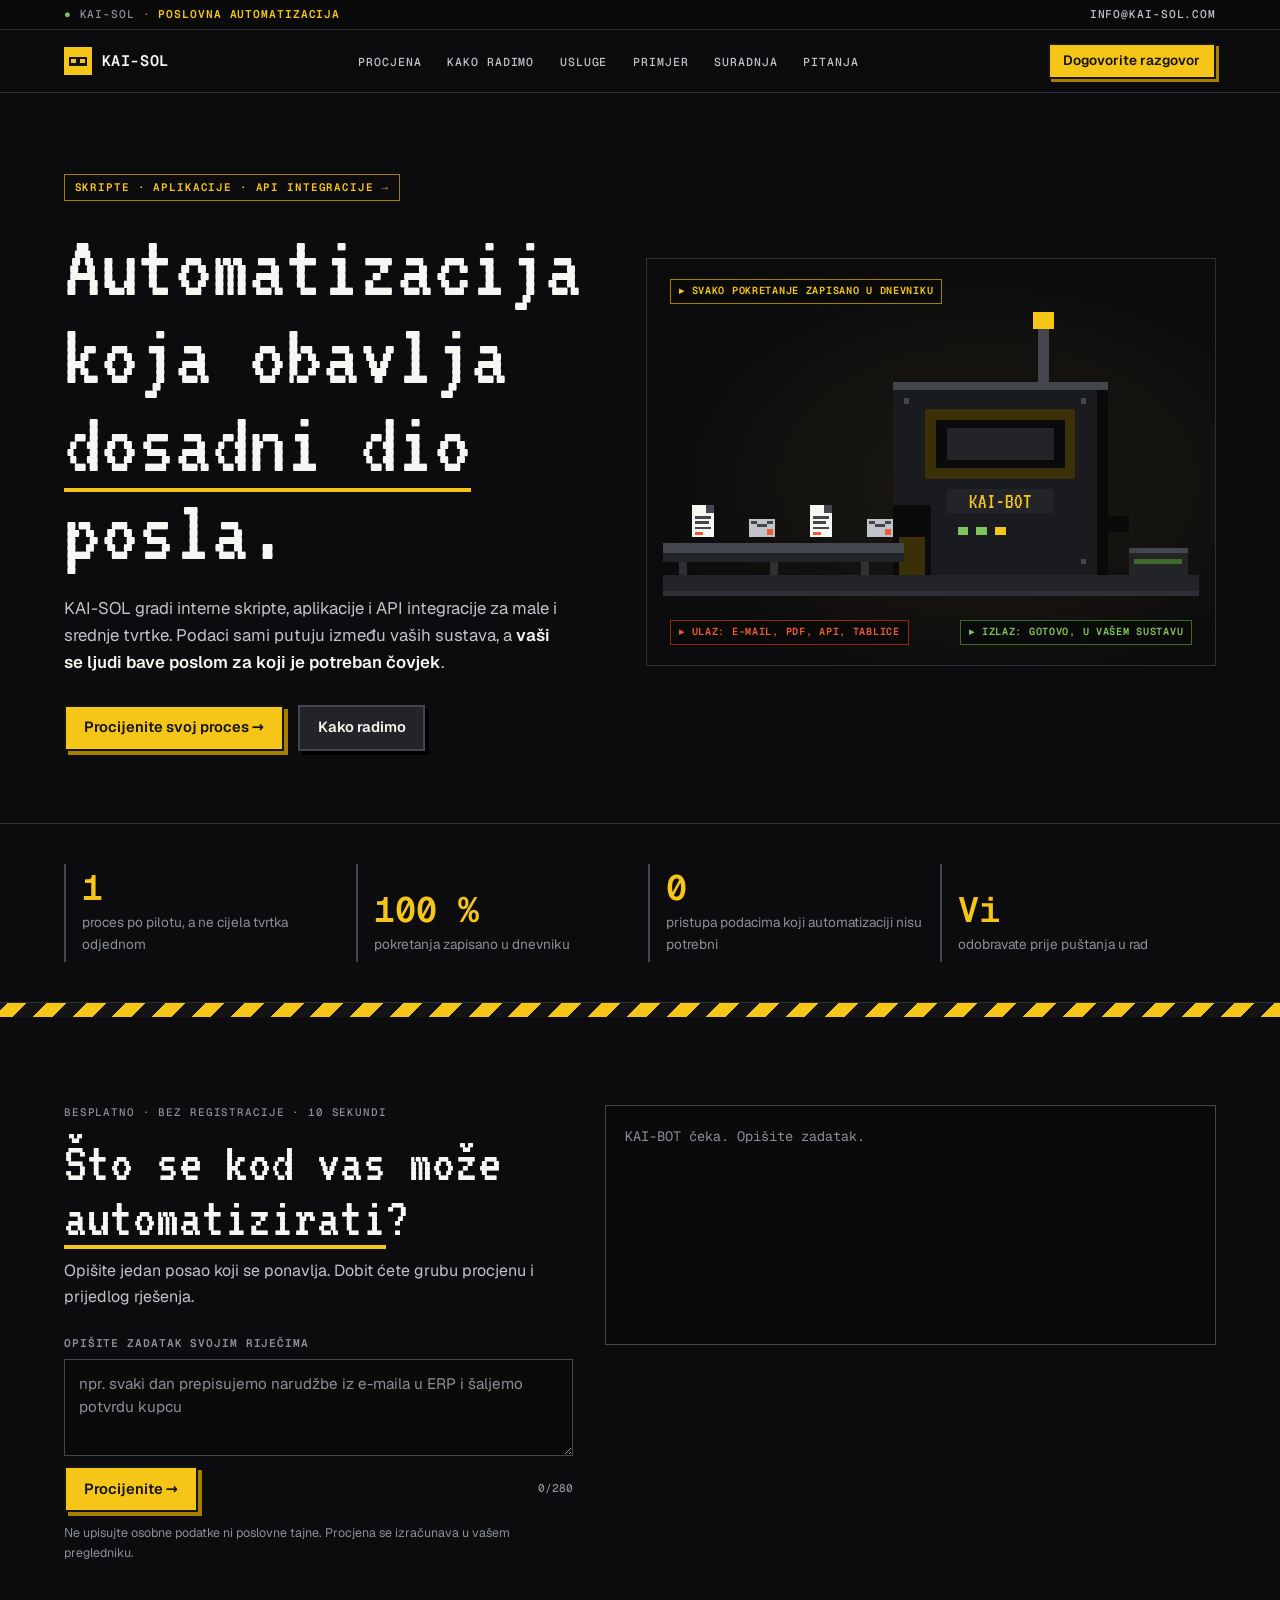
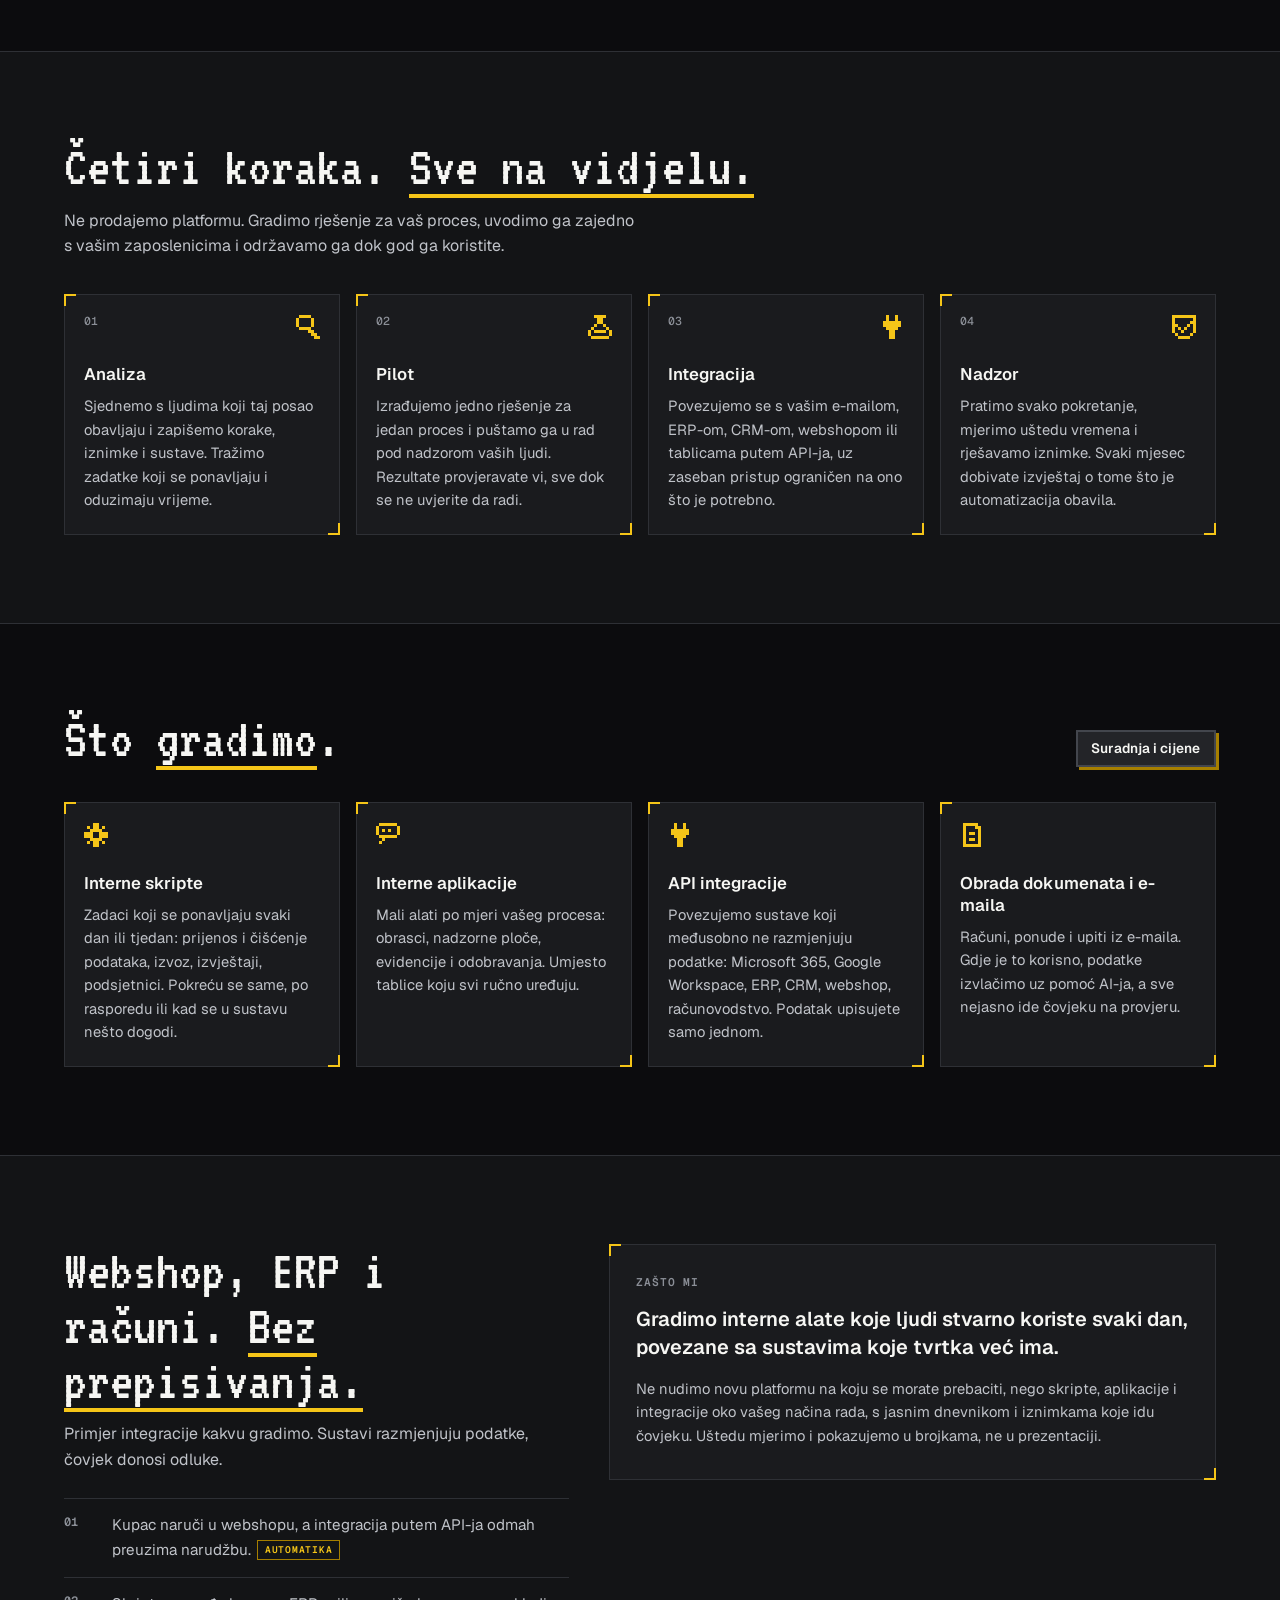
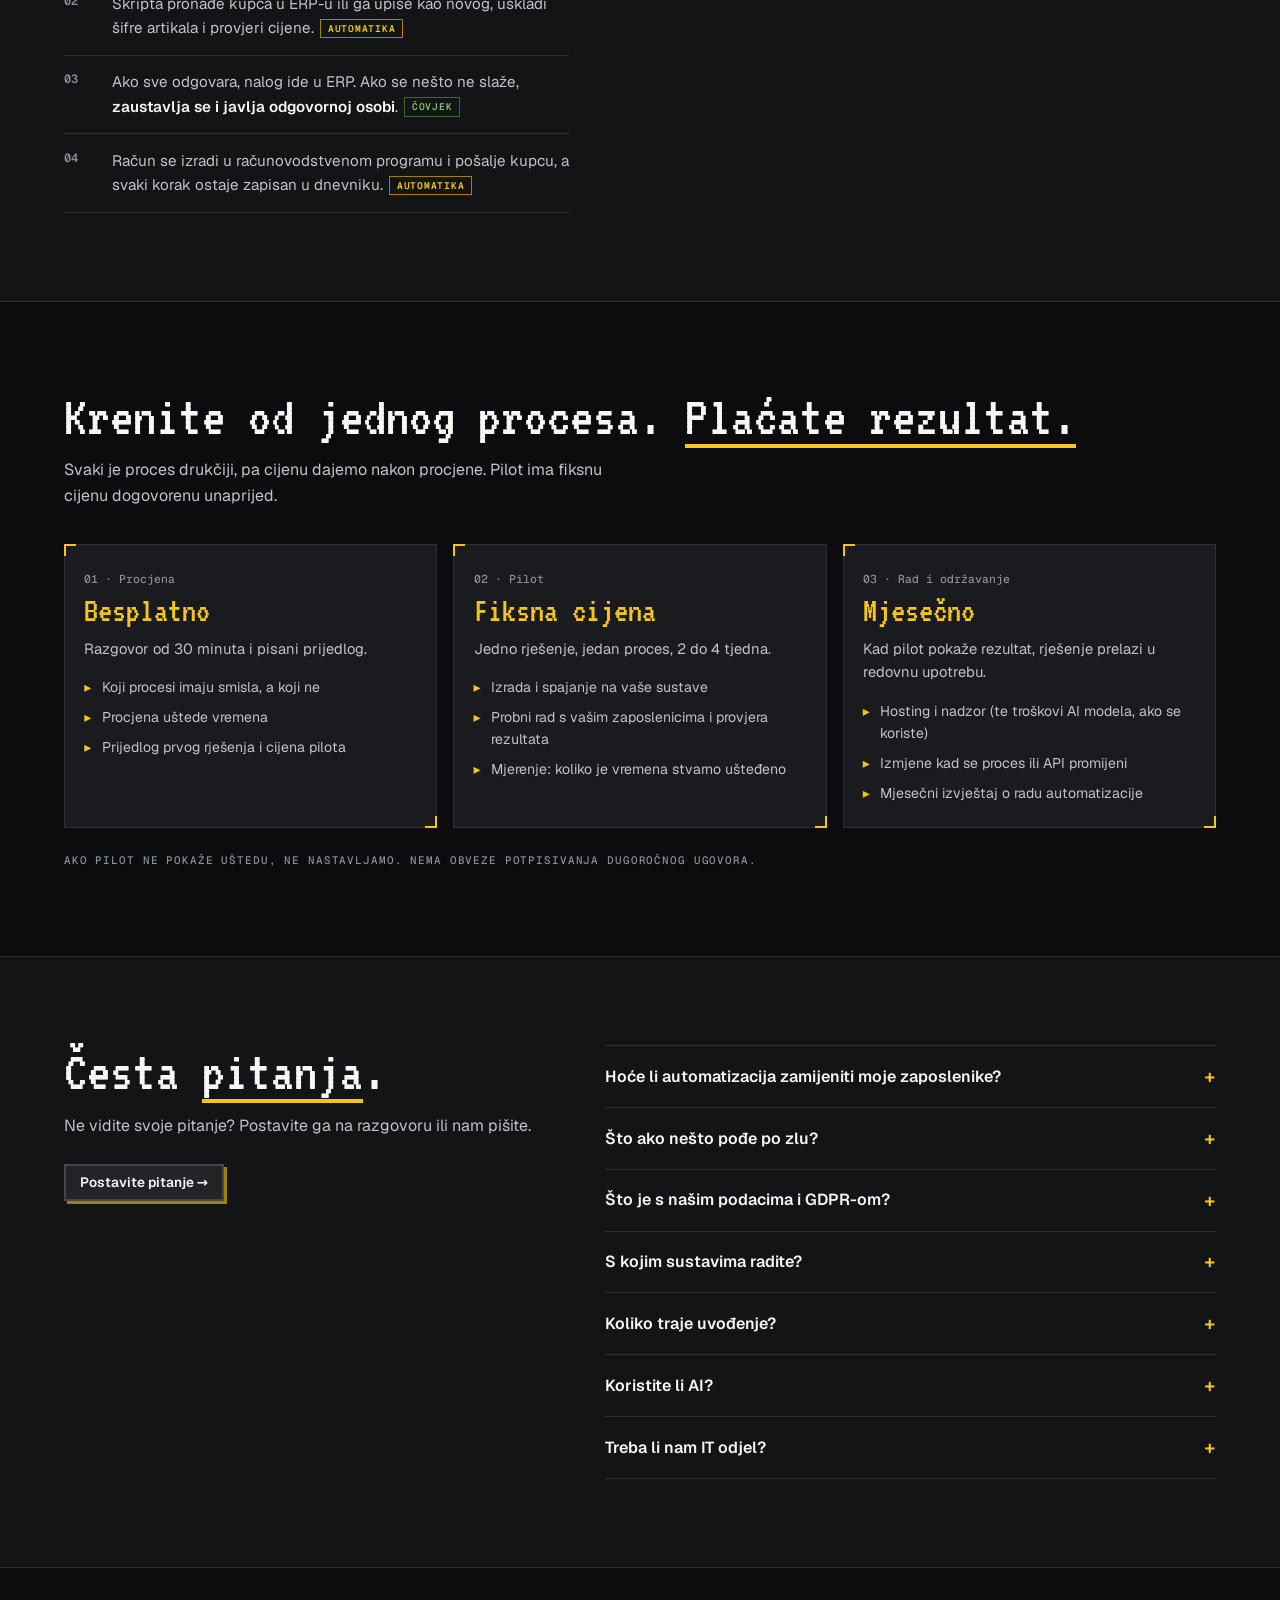
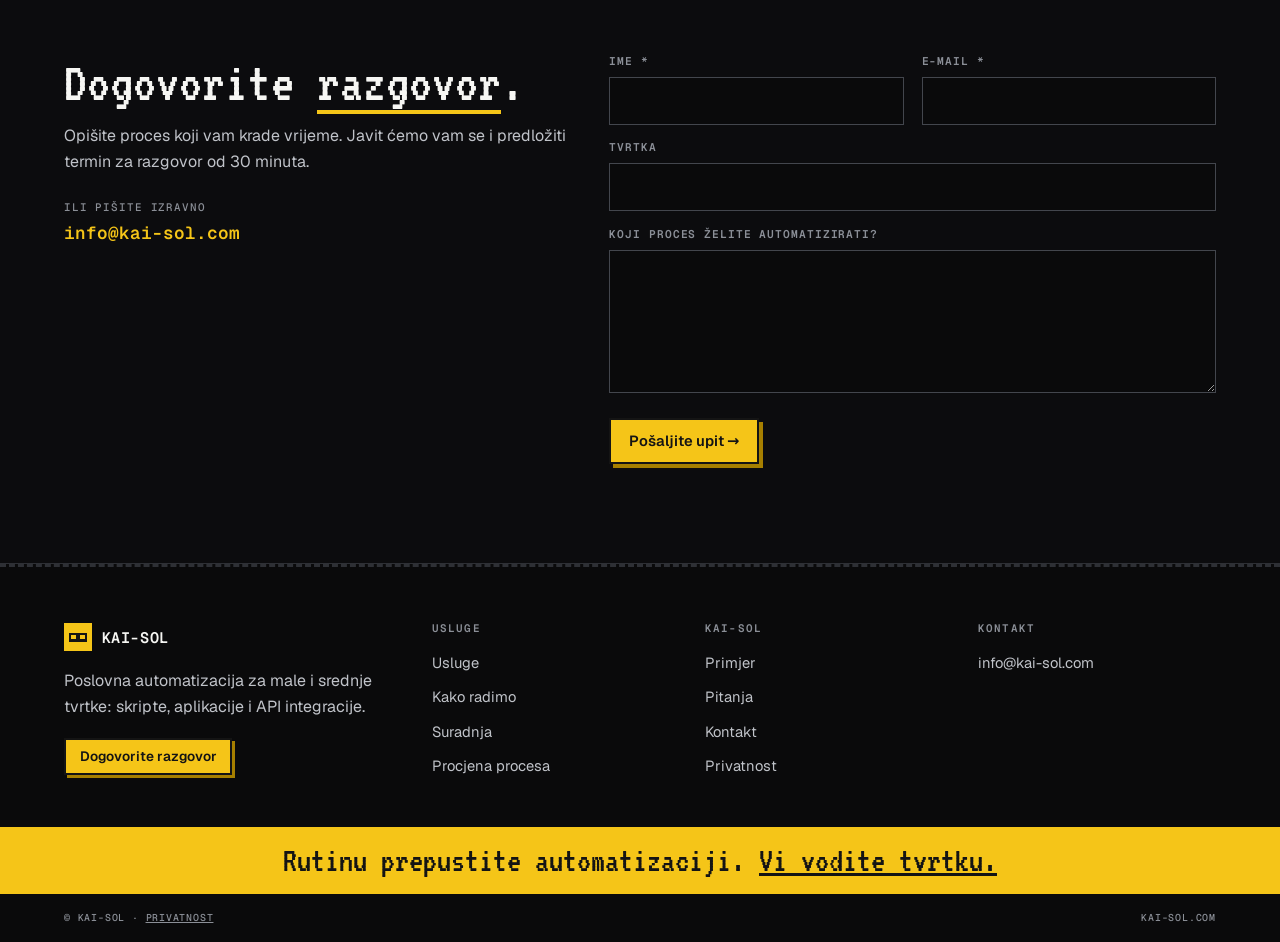
<file: index.html>
<!doctype html>
<html lang="hr">
<head>
<meta charset="utf-8">
<meta name="viewport" content="width=device-width, initial-scale=1">
<meta name="description" content="KAI-SOL radi poslovnu automatizaciju za male i srednje tvrtke: interne skripte, aplikacije po mjeri i API integracije koje spajaju sustave koje već koristite.">
<meta name="theme-color" content="#0c0c0e">
<link rel="canonical" href="https://kai-sol.com/">
<meta property="og:type" content="website">
<meta property="og:title" content="KAI-SOL | Poslovna automatizacija i API integracije">
<meta property="og:description" content="Interne skripte, aplikacije po mjeri i API integracije. Vaši sustavi sami razmjenjuju podatke, a ljudi se bave poslom za koji je potreban čovjek.">
<meta property="og:site_name" content="KAI-SOL">
<meta property="og:url" content="https://kai-sol.com/">
<meta property="og:locale" content="hr_HR">
<meta property="og:image" content="https://kai-sol.com/og.png">
<meta property="og:image:width" content="1200">
<meta property="og:image:height" content="630">
<meta property="og:image:alt" content="KAI-SOL: poslovna automatizacija, skripte, aplikacije i API integracije">
<meta name="twitter:card" content="summary_large_image">
<meta name="twitter:image" content="https://kai-sol.com/og.png">
<title>KAI-SOL | Poslovna automatizacija i API integracije</title>
<link rel="icon" href="data:image/svg+xml,%3Csvg xmlns='http://www.w3.org/2000/svg' viewBox='0 0 8 8' shape-rendering='crispEdges'%3E%3Crect width='8' height='8' fill='%230c0c0e'/%3E%3Crect x='1' y='2' width='6' height='4' fill='%23f5c518'/%3E%3Crect x='3' y='3' width='2' height='2' fill='%23000'/%3E%3C/svg%3E">
<link rel="stylesheet" href="/fonts/fonts.css">
<script>(function(){try{var f=/[?&]swarm=1/.test(location.search),m=window.matchMedia;if(f||(m&&!m("(prefers-reduced-motion: reduce)").matches&&!navigator.webdriver&&!/bot|crawl|spider|slurp|lighthouse|headless|preview/i.test(navigator.userAgent)&&!sessionStorage.getItem("swarm-off")))document.documentElement.classList.add("swarm-pre")}catch(e){}})();</script>
<script type="application/ld+json">{"@context":"https://schema.org","@type":"ProfessionalService","name":"KAI-SOL","url":"https://kai-sol.com/","email":"info@kai-sol.com","description":"Poslovna automatizacija za male i srednje tvrtke: interne skripte, aplikacije po mjeri i API integracije.","areaServed":"HR","knowsAbout":["Poslovna automatizacija","API integracije","Interne aplikacije","Automatizacija procesa"]}</script>

<style>
  :root{
    color-scheme: dark;
    --bg:#0c0c0e;
    --void:#0a0a0b;
    --s1:#131416;
    --s2:#1a1b1e;
    --s3:#232428;
    --line:#2e3035;
    --line-2:#43464d;
    --dim:#c0c3c9;
    --mute:#8b8f97;
    --white:#f6f6f3;
    --pen:#141414;
    --yellow:#f5c518;
    --yellow-d:#a67f00;
    --orange:#ec5b33;
    --orange-d:#8f2a12;
    --green:#7fc45a;
    --green-d:#3f6b2a;
    --black:#000;
    --glow-d:#3a2f06;
    --scene:#1d1a10;

    --pixel:"VT323", "Geist Mono", monospace;
    --sans:"Geist", ui-sans-serif, system-ui, "Segoe UI", sans-serif;
    --mono:"Geist Mono", ui-monospace, Consolas, monospace;

    --wrap:72rem;
    --gutter:16px;
  }

  *,*::before,*::after{box-sizing:border-box}
  html,body{overflow-x:clip}
  html{scroll-behavior:smooth;scroll-padding-top:5rem}
  body{margin:0;background:var(--bg);color:var(--white);font:400 1rem/1.6 var(--sans);-webkit-font-smoothing:antialiased}
  img,svg{display:block;max-width:100%}
  a{color:inherit}
  h1,h2,h3{margin:0;font-weight:600;line-height:1.1;font-style:normal}
  h1,h2{font-family:var(--pixel);font-weight:400;letter-spacing:0;line-height:.95}
  h3{font-family:var(--sans);font-size:1.05rem;line-height:1.3}
  p{margin:0}
  .wrap{width:min(var(--wrap), 100% - 2*var(--gutter));margin-inline:auto}

  .mark{text-decoration:underline;text-decoration-color:var(--yellow);text-decoration-thickness:4px;text-underline-offset:.18em;text-decoration-skip-ink:none}

  :focus-visible{outline:2px solid var(--yellow);outline-offset:3px}

  /* Buttons */
  .btn{display:inline-flex;align-items:center;gap:.5rem;font:600 .92rem/1 var(--sans);padding:.85rem 1.1rem;border:2px solid var(--pen);background:var(--yellow);color:var(--pen);text-decoration:none;box-shadow:4px 4px 0 var(--yellow-d);cursor:pointer;transition:transform .15s cubic-bezier(.4,0,.2,1)}
  .btn:hover{transform:translate(-2px,-2px)}
  .btn:active{transform:translate(3px,3px)}
  .btn:disabled,.btn[aria-disabled="true"]{opacity:.5;cursor:not-allowed;transform:none}
  .btn--ghost{background:var(--s3);color:var(--white);border-color:var(--line-2);box-shadow:4px 4px 0 var(--black)}
  .btn--sm{padding:.6rem .85rem;font-size:.85rem;box-shadow:3px 3px 0 var(--yellow-d)}
  .link{font:600 .8rem/1 var(--mono);color:var(--yellow);text-decoration:none;text-transform:uppercase;letter-spacing:.06em;display:inline-flex;gap:.4rem;padding:.3rem 0;border-bottom:1px solid transparent;transition:opacity .15s}
  .link:hover{border-bottom-color:var(--yellow)}
  .link:active{opacity:.7}

  /* Top bar */
  .live{background:var(--void);border-bottom:1px solid var(--line);font:500 .7rem/1 var(--mono);letter-spacing:.08em;text-transform:uppercase;color:var(--mute)}
  .live .wrap{display:flex;justify-content:space-between;gap:1rem;padding-block:.55rem}
  .live b{color:var(--yellow);font-weight:600}
  .live .dot{color:var(--green)}
  .live a{color:var(--dim);text-decoration:none}
  .live a:hover{color:var(--yellow)}
  .live__right{display:none}

  /* Nav */
  .nav{position:sticky;top:0;z-index:20;background:color-mix(in srgb, var(--bg) 92%, transparent);backdrop-filter:blur(8px);border-bottom:1px solid var(--line)}
  .nav .wrap{display:flex;align-items:center;justify-content:space-between;gap:1rem;padding-block:.8rem}
  .brand{display:inline-flex;align-items:center;gap:.6rem;font:600 .95rem/1 var(--mono);text-decoration:none;color:var(--white);letter-spacing:.04em}
  .brand__icon{width:28px;height:28px;background:var(--yellow);display:grid;place-items:center}
  .brand__icon svg{width:18px;height:18px}
  .nav__links{display:none;gap:1.6rem;list-style:none;margin:0;padding:0}
  .nav__links a{font:500 .72rem/1 var(--mono);text-transform:uppercase;letter-spacing:.08em;color:var(--dim);text-decoration:none;padding:.4rem 0;border-bottom:1px solid transparent}
  .nav__links a:hover{color:var(--white);border-bottom-color:var(--yellow)}
  .nav__cta .long{display:none}

  /* Hero */
  .hero{padding-block:3.5rem 3rem;border-bottom:1px solid var(--line)}
  .hero .wrap{display:grid;gap:2.5rem;align-items:center}
  .badge{display:inline-flex;gap:.5rem;align-items:center;font:600 .68rem/1 var(--mono);text-transform:uppercase;letter-spacing:.08em;color:var(--yellow);border:1px solid var(--yellow-d);padding:.45rem .6rem;text-decoration:none;margin-bottom:1.4rem;transition:opacity .15s}
  .badge:hover{border-color:var(--yellow)}
  .badge:active{opacity:.7}
  .hero h1{font-size:clamp(3.2rem, 10vw, 5.8rem)}
  .lede{color:var(--dim);font-size:1.05rem;max-width:46ch;margin-top:1.2rem}
  .lede b{color:var(--white);font-weight:600}
  .hero__ctas{display:flex;flex-wrap:wrap;gap:.9rem;margin-top:1.8rem}
  .fine{font:500 .68rem/1.4 var(--mono);text-transform:uppercase;letter-spacing:.08em;color:var(--mute);margin-top:1.4rem}

  .scene{position:relative;background:radial-gradient(ellipse at 60% 55%, var(--scene) 0%, var(--bg) 70%);border:1px solid var(--line);padding:1rem}
  .scene svg{width:100%;height:auto;image-rendering:pixelated}
  .tags{list-style:none;margin:.8rem 0 0;padding:0;display:grid;gap:.4rem}
  .tag{font:600 .64rem/1 var(--mono);text-transform:uppercase;letter-spacing:.07em;color:var(--yellow);border:1px solid var(--yellow-d);background:var(--void);padding:.4rem .5rem;width:max-content;max-width:100%}
  .tag--o{color:var(--orange);border-color:var(--orange-d)}
  .tag--g{color:var(--green);border-color:var(--green-d)}

  /* Machine animation */
  .m-queue{animation:queue 4s linear infinite}
  @keyframes queue{to{transform:translateX(22px)}}
  .m-pupil{animation:scan 6s steps(12) infinite}
  @keyframes scan{0%,100%{transform:translateX(0)}25%{transform:translateX(-12px)}50%{transform:translateX(0)}75%{transform:translateX(12px)}}
  .m-lid{transform-box:fill-box;transform-origin:center;animation:blink 5s steps(1) infinite}
  @keyframes blink{0%,94%{transform:scaleY(0)}95%,98%{transform:scaleY(1)}99%{transform:scaleY(0)}}
  .m-glow{animation:flicker 1.8s steps(3) infinite alternate}
  @keyframes flicker{from{opacity:1}to{opacity:.55}}
  .m-led{animation:led 1.2s steps(2) infinite}
  .m-led.l2{animation-delay:.4s}
  .m-led.l3{animation-delay:.8s}
  @keyframes led{0%{opacity:1}50%{opacity:.25}}
  .m-drop{animation:drop 4s steps(8) infinite;opacity:0}
  .m-drop.d2{animation-delay:1.33s}
  .m-drop.d3{animation-delay:2.66s}
  @keyframes drop{0%{transform:translate(0,0);opacity:1}35%{transform:translate(8px,12px);opacity:1}40%,100%{transform:translate(8px,12px);opacity:0}}

  /* Principles */
  .stats{padding-block:2.5rem;border-bottom:1px solid var(--line)}
  .stats dl{display:grid;grid-template-columns:repeat(2,1fr);gap:1.5rem 1rem;margin:0}
  .stat{border-left:2px solid var(--line-2);padding:.4rem 0 .4rem 1rem;display:flex;flex-direction:column-reverse;gap:.4rem}
  .stat dd{margin:0;font:600 clamp(1.6rem, 4vw, 2.2rem)/1 var(--mono);color:var(--yellow)}
  .stat dt{font-size:.85rem;color:var(--mute)}

  /* Sections */
  .sec{padding-block:4rem;border-bottom:1px solid var(--line)}
  .sec--alt{background:var(--s1)}
  .sec h2{font-size:clamp(2.5rem, 6.5vw, 3.6rem)}
  .sec__head{display:flex;flex-wrap:wrap;justify-content:space-between;align-items:end;gap:1rem;margin-bottom:2.2rem}
  .sec__sub{color:var(--dim);margin-top:.8rem;max-width:52ch}

  .grid4,.grid3{display:grid;gap:1rem;list-style:none;margin:0;padding:0}
  .card{position:relative;background:var(--s2);border:1px solid var(--line);padding:1.25rem 1.2rem 1.4rem}
  .card::before,.card::after{content:"";position:absolute;width:12px;height:12px}
  .card::before{top:-1px;left:-1px;border-top:2px solid var(--yellow);border-left:2px solid var(--yellow)}
  .card::after{bottom:-1px;right:-1px;border-bottom:2px solid var(--yellow);border-right:2px solid var(--yellow)}
  .card__top{display:flex;justify-content:space-between;align-items:start;margin-bottom:1.6rem}
  .card__n{font:500 .72rem/1 var(--mono);color:var(--mute)}
  .card p{color:var(--dim);font-size:.92rem;margin-top:.5rem}
  .px{width:24px;height:24px;color:var(--yellow)}
  .grid4 + .link{margin-top:1.8rem}

  /* Example flow */
  .story{display:grid;gap:2.5rem;align-items:start}
  .flow{list-style:none;margin:1.6rem 0 0;padding:0;display:grid;gap:0;counter-reset:f}
  .flow li{counter-increment:f;display:grid;grid-template-columns:2.2rem 1fr;gap:.8rem;padding:.9rem 0;border-top:1px solid var(--line);color:var(--dim);font-size:.95rem}
  .flow li:last-child{border-bottom:1px solid var(--line)}
  .flow li::before{content:"0" counter(f);font:600 .75rem/1.6 var(--mono);color:var(--mute)}
  .flow b{color:var(--white);font-weight:600}
  .flow .who{display:inline-block;font:600 .6rem/1 var(--mono);text-transform:uppercase;letter-spacing:.08em;padding:.25rem .4rem;margin-left:.4rem;vertical-align:.15em;border:1px solid var(--yellow-d);color:var(--yellow)}
  .flow .who--h{border-color:var(--green-d);color:var(--green)}
  .quote{margin:0;padding:2rem 1.6rem}
  .quote h3{font:600 .7rem/1 var(--mono);text-transform:uppercase;letter-spacing:.08em;color:var(--mute);margin-bottom:1rem}
  .quote p{font:600 clamp(1.05rem, 2.2vw, 1.25rem)/1.4 var(--sans);color:var(--white);margin:0}
  .quote p + p{font:400 .92rem/1.6 var(--sans);color:var(--dim);margin-top:1rem}

  /* Pricing model */
  .plan .price{font:400 2.2rem/1 var(--pixel);color:var(--yellow);margin:.2rem 0 .4rem}
  .plan ul{margin:1rem 0 0;padding:0;list-style:none;display:grid;gap:.45rem}
  .plan li{font-size:.88rem;color:var(--dim);padding-left:1.1rem;position:relative}
  .plan li::before{content:"▸";position:absolute;left:0;color:var(--yellow)}
  .grid3 + .fine{margin-top:1.6rem}

  /* FAQ */
  .faq{display:grid;gap:2rem}
  .faq details{border-top:1px solid var(--line)}
  .faq__head h2{margin:0}
  .faq details:last-child{border-bottom:1px solid var(--line)}
  .faq summary{list-style:none;display:flex;justify-content:space-between;gap:1rem;align-items:center;padding:1.1rem 0;font-weight:600;cursor:pointer}
  .faq summary::-webkit-details-marker{display:none}
  .faq summary::after{content:"+";font:600 1.2rem/1 var(--mono);color:var(--yellow);transition:transform .2s}
  .faq details[open] summary::after{transform:rotate(45deg)}
  .faq summary:hover{color:var(--yellow)}
  .faq details p{color:var(--dim);padding:0 2rem 1.2rem 0;max-width:62ch}

  /* Forms */
  .field{display:flex;gap:.6rem;flex-wrap:wrap}
  .input{flex:1 1 14rem;min-width:0;width:100%;background:var(--void);border:1px solid var(--line-2);color:var(--white);font:400 .95rem/1 var(--sans);padding:.85rem .9rem}
  .input::placeholder{color:var(--mute)}
  .input:hover{border-color:var(--mute)}
  .input:focus-visible{outline:2px solid var(--yellow);outline-offset:0;border-color:var(--yellow)}
  .input--area{flex-basis:100%;resize:vertical;min-height:5.5rem;line-height:1.5}
  .count{font:500 .7rem/1 var(--mono);color:var(--mute);margin-left:auto;align-self:center}
  .note{display:block;font-size:.78rem;color:var(--mute);margin-top:.7rem}
  label{display:block;font:600 .7rem/1 var(--mono);text-transform:uppercase;letter-spacing:.08em;color:var(--mute);margin-bottom:.6rem}

  .hazard{height:14px;background:repeating-linear-gradient(-45deg, var(--yellow) 0 14px, var(--pen) 14px 28px)}

  /* Check */
  .check{padding-block:4rem;border-bottom:1px solid var(--line)}
  .check__grid{display:grid;gap:2rem;align-items:start}
  .check h2{font-size:clamp(2.5rem, 6.5vw, 3.6rem)}
  .term{background:var(--void);border:1px solid var(--line-2);min-height:9rem;padding:1.2rem;font:400 .85rem/1.7 var(--mono);color:var(--dim)}
  .term p::before{content:"> ";color:var(--yellow)}
  .term .idle{color:var(--mute)}
  .term .idle::before{content:""}
  .verdict{margin-top:1rem;border-top:1px dashed var(--line-2);padding-top:1rem}
  .verdict strong{display:block;font:400 3rem/1 var(--pixel);color:var(--yellow)}
  .verdict strong.mid{color:var(--orange)}
  .verdict strong.low{color:var(--mute)}
  .verdict span{display:block;color:var(--white);margin-top:.35rem}
  .verdict strong + span{margin-top:.7rem}
  .verdict em{display:block;font-style:normal;color:var(--dim);margin-top:.6rem}
  .verdict .btn{margin-top:1.1rem;font-family:var(--sans)}
  .meter{height:10px;background:var(--s3);border:1px solid var(--line-2);margin-top:.7rem;max-width:22rem}
  .meter i{display:block;height:100%;background:var(--yellow)}

  /* Contact */
  .contact{display:grid;gap:2.5rem;align-items:start}
  .contact form{display:grid;gap:1.1rem}
  .contact .row2{display:grid;gap:1.1rem}
  .direct{margin-top:1.6rem;display:grid;gap:.4rem}
  .direct a{font:600 1.1rem/1.3 var(--mono);color:var(--yellow);text-decoration:none;width:max-content}
  .direct a:hover{text-decoration:underline}
  .sent{border:1px solid var(--green-d);background:var(--void);padding:1rem;color:var(--dim);font-size:.9rem}
  .sent[hidden]{display:none}
  .sent a{color:var(--yellow)}

  /* Footer */
  .foot{padding-block:3.5rem 0;background:var(--void);border-top:3px dashed var(--line)}
  .foot__grid{display:grid;gap:2.2rem}
  .foot__brand p{color:var(--dim);margin:.9rem 0 1.2rem;max-width:30ch}
  .foot h3{font:600 .68rem/1 var(--mono);text-transform:uppercase;letter-spacing:.1em;color:var(--mute);margin-bottom:1rem}
  .foot ul{list-style:none;margin:0;padding:0;display:grid;gap:.55rem}
  .foot ul a{color:var(--dim);text-decoration:none;font-size:.92rem}
  .foot ul a:hover{color:var(--yellow)}
  .closing{background:var(--yellow);color:var(--pen);margin-top:3rem;padding:1rem 0;text-align:center}
  .closing strong{font:400 clamp(1.6rem, 4vw, 2.2rem)/1 var(--pixel);display:block}
  .closing a{color:inherit}
  .legal{font:500 .62rem/1.6 var(--mono);text-transform:uppercase;letter-spacing:.08em;color:var(--mute);display:flex;flex-wrap:wrap;justify-content:space-between;gap:.5rem 1.5rem;padding-block:1rem}

  @media (min-width:600px){
    .stats dl{grid-template-columns:repeat(4,1fr)}
    .grid4{grid-template-columns:repeat(2,1fr)}
    .contact .row2{grid-template-columns:1fr 1fr}
    .tags{position:absolute;inset:0;margin:0;pointer-events:none;display:block}
    .tag{position:absolute}
    .tag--eye{top:5%;left:4%}
    .tag--in{bottom:5%;left:4%}
    .tag--out{bottom:5%;right:4%}
    .live__right{display:block}
  }
  @media (min-width:900px){
    .nav__links{display:flex}
    .nav__cta .long{display:inline}
    .nav__cta .short{display:none}
    .hero{padding-block:5rem 4.5rem}
    .hero .wrap{grid-template-columns:1fr 1.05fr}
    .grid4{grid-template-columns:repeat(4,1fr)}
    .grid3{grid-template-columns:repeat(3,1fr)}
    .story,.faq,.check__grid,.contact{grid-template-columns:1fr 1.2fr}
    .faq__head{position:sticky;top:6rem;align-self:start}
    .term{min-height:15rem}
    .foot__grid{grid-template-columns:1.4fr 1fr 1fr 1fr}
    .sec,.check{padding-block:5.5rem}
  }

  /* Swarm build: bot cursors design the page in front of the visitor (script at the end) */
  .swarm-pre .live,.swarm-pre .nav,.swarm-pre main,.swarm-pre .foot{opacity:0;animation:swarm-safe 0s 4s forwards}
  @keyframes swarm-safe{to{opacity:1}}
  .swarm-cv{position:fixed;inset:0;width:100%;height:100%;max-width:100%;pointer-events:none;z-index:30}
  .swarm .bt:not(.bt--on){opacity:0}
  .swarm .bt-art{background:transparent !important;border-color:transparent !important;-webkit-backdrop-filter:none !important;backdrop-filter:none !important}
  .swarm .bt--anim{transition:opacity .3s,background-color .4s,border-color .4s,box-shadow .4s,color .4s !important}
  .swarm .bt--fade{transition:opacity .4s ease-out}
  .swarm .bt--shell > *{opacity:0}
  .swarm .bt--shell.bt--kids > *{opacity:1}
  .swarm .bt--noicon svg{opacity:0}
  .swarm .bt--grey{background:var(--s3) !important;color:var(--white) !important;border-color:var(--line-2) !important}
  .swarm .bt--noshadow{box-shadow:none !important}
  .swarm .bt--nomark .mark{text-decoration-color:transparent}
  .swarm-skip{position:fixed;left:12px;bottom:12px;z-index:31;font:500 .68rem/1 var(--mono);text-transform:uppercase;letter-spacing:.08em;color:var(--dim);background:var(--void);border:1px solid var(--line-2);padding:.55rem .7rem;cursor:pointer}
  .swarm-skip:hover{color:var(--yellow);border-color:var(--yellow-d)}
  @media print{.swarm .bt,.swarm .bt-art{opacity:1 !important}.swarm-cv,.swarm-skip{display:none}}

  @media (prefers-reduced-motion:reduce){
    html{scroll-behavior:auto}
    *,*::before,*::after{animation:none !important;transition:none !important}
    .m-drop{opacity:0}
  }
</style>
</head>
<body>

<div class="live">
  <div class="wrap">
    <span><span class="dot">●</span> KAI-SOL · <b>poslovna automatizacija</b></span>
    <span class="live__right"><a href="mailto:info@kai-sol.com">info@kai-sol.com</a></span>
  </div>
</div>

<header class="nav">
  <nav class="wrap" aria-label="Glavna navigacija">
    <a class="brand" href="#vrh" aria-label="KAI-SOL, na vrh stranice">
      <span class="brand__icon"><svg viewBox="0 0 8 8" shape-rendering="crispEdges" aria-hidden="true"><rect x="0" y="2" width="8" height="4" style="fill:var(--pen)"/><rect x="1" y="3" width="6" height="2" style="fill:var(--yellow)"/><rect x="3" y="3" width="2" height="2" style="fill:var(--pen)"/></svg></span>
      KAI-SOL
    </a>
    <ul class="nav__links">
      <li><a href="#procjena">Procjena</a></li>
      <li><a href="#kako">Kako radimo</a></li>
      <li><a href="#usluge">Usluge</a></li>
      <li><a href="#primjer">Primjer</a></li>
      <li><a href="#suradnja">Suradnja</a></li>
      <li><a href="#pitanja">Pitanja</a></li>
    </ul>
    <a class="btn btn--sm nav__cta" href="#kontakt"><span class="long">Dogovorite razgovor</span><span class="short">Kontakt</span></a>
  </nav>
</header>

<main id="vrh">

  <section class="hero" aria-labelledby="naslov">
    <div class="wrap">
      <div>
        <a class="badge" href="#usluge">Skripte · aplikacije · API integracije →</a>
        <h1 id="naslov">Automatizacija koja obavlja <span class="mark">dosadni dio</span> posla.</h1>
        <p class="lede">KAI-SOL gradi interne skripte, aplikacije i API integracije za male i srednje tvrtke. Podaci sami putuju između vaših sustava, a <b>vaši se ljudi bave poslom za koji je potreban čovjek</b>.</p>
        <div class="hero__ctas">
          <a class="btn" href="#procjena">Procijenite svoj proces →</a>
          <a class="btn btn--ghost" href="#kako">Kako radimo</a>
        </div>
      </div>

      <figure class="scene" style="margin:0">
        <svg viewBox="0 0 200 140" shape-rendering="crispEdges" role="img" aria-labelledby="stroj-opis">
          <title id="stroj-opis">Automatizacija: crni stroj sa žutim okom uzima e-mailove i dokumente s pokretne trake i izbacuje gotove, provjerene zadatke u ladicu.</title>
          <defs>
            <clipPath id="belt-clip"><rect x="0" y="0" width="88" height="128"/></clipPath>
            <symbol id="sheet" viewBox="0 0 10 16" width="10" height="16">
              <rect x="1" y="2" width="8" height="12" style="fill:var(--white)"/>
              <rect x="6" y="2" width="3" height="3" style="fill:var(--line-2)"/>
              <rect x="2" y="6" width="6" height="1" style="fill:var(--line-2)"/>
              <rect x="2" y="8" width="5" height="1" style="fill:var(--line-2)"/>
              <rect x="2" y="10" width="6" height="1" style="fill:var(--line-2)"/>
              <rect x="2" y="12" width="3" height="1" style="fill:var(--orange)"/>
            </symbol>
            <symbol id="mail" viewBox="0 0 10 16" width="10" height="16">
              <rect x="0" y="7" width="10" height="7" style="fill:var(--dim)"/>
              <rect x="1" y="8" width="2" height="1" style="fill:var(--line-2)"/>
              <rect x="3" y="9" width="2" height="1" style="fill:var(--line-2)"/>
              <rect x="5" y="9" width="2" height="1" style="fill:var(--line-2)"/>
              <rect x="7" y="8" width="2" height="1" style="fill:var(--line-2)"/>
              <rect x="7" y="11" width="2" height="2" style="fill:var(--orange)"/>
            </symbol>
          </defs>

          <!-- floor -->
          <rect x="0" y="112" width="200" height="6" style="fill:var(--s3)"/>
          <rect x="0" y="118" width="200" height="2" style="fill:var(--line)"/>

          <!-- antenna -->
          <rect x="140" y="20" width="4" height="20" style="fill:var(--line-2)"/>
          <rect class="m-led" x="138" y="14" width="8" height="6" style="fill:var(--yellow)"/>

          <!-- body -->
          <rect x="86" y="40" width="80" height="72" style="fill:var(--s2)"/>
          <rect x="86" y="40" width="80" height="3" style="fill:var(--line-2)"/>
          <rect x="162" y="43" width="4" height="69" style="fill:var(--void)"/>
          <rect x="90" y="46" width="2" height="2" style="fill:var(--line-2)"/>
          <rect x="156" y="46" width="2" height="2" style="fill:var(--line-2)"/>
          <rect x="90" y="106" width="2" height="2" style="fill:var(--line-2)"/>
          <rect x="156" y="106" width="2" height="2" style="fill:var(--line-2)"/>

          <!-- eye -->
          <rect class="m-glow" x="98" y="50" width="56" height="26" style="fill:var(--glow-d)"/>
          <rect x="102" y="54" width="48" height="18" style="fill:var(--void)"/>
          <rect x="106" y="57" width="40" height="12" style="fill:var(--yellow)"/>
          <rect class="m-pupil" x="122" y="59" width="8" height="8" style="fill:var(--black)"/>
          <rect class="m-lid" x="106" y="57" width="40" height="12" style="fill:var(--s3)"/>

          <!-- plate and status lights -->
          <rect x="106" y="80" width="40" height="9" style="fill:var(--s3)"/>
          <text x="126" y="87" text-anchor="middle" font-family="VT323, monospace" font-size="8" style="fill:var(--yellow)">KAI-BOT</text>
          <rect class="m-led" x="110" y="94" width="4" height="3" style="fill:var(--green)"/>
          <rect class="m-led l2" x="117" y="94" width="4" height="3" style="fill:var(--green)"/>
          <rect class="m-led l3" x="124" y="94" width="4" height="3" style="fill:var(--yellow)"/>

          <!-- intake -->
          <rect x="86" y="86" width="14" height="26" style="fill:var(--void)"/>
          <rect class="m-glow" x="88" y="98" width="10" height="14" style="fill:var(--glow-d)"/>

          <!-- conveyor -->
          <rect x="0" y="100" width="90" height="4" style="fill:var(--line-2)"/>
          <rect x="0" y="104" width="90" height="3" style="fill:var(--s3)"/>
          <rect x="6" y="107" width="3" height="5" style="fill:var(--line)"/>
          <rect x="40" y="107" width="3" height="5" style="fill:var(--line)"/>
          <rect x="74" y="107" width="3" height="5" style="fill:var(--line)"/>

          <!-- incoming work -->
          <g clip-path="url(#belt-clip)">
            <g class="m-queue">
              <use href="#sheet" x="-34" y="84"/>
              <use href="#mail" x="-12" y="84"/>
              <use href="#sheet" x="10" y="84"/>
              <use href="#mail" x="32" y="84"/>
              <use href="#sheet" x="54" y="84"/>
              <use href="#mail" x="76" y="84"/>
            </g>
          </g>

          <!-- finished tasks chute -->
          <rect x="166" y="90" width="8" height="6" style="fill:var(--void)"/>
          <g class="m-drop"><rect x="167" y="91" width="6" height="5" style="fill:var(--green)"/><rect x="169" y="93" width="1" height="1" style="fill:var(--pen)"/><rect x="170" y="94" width="1" height="1" style="fill:var(--pen)"/><rect x="171" y="92" width="1" height="2" style="fill:var(--pen)"/></g>
          <g class="m-drop d2"><rect x="167" y="91" width="6" height="5" style="fill:var(--white)"/><rect x="168" y="92" width="4" height="1" style="fill:var(--line-2)"/><rect x="168" y="94" width="3" height="1" style="fill:var(--green-d)"/></g>
          <g class="m-drop d3"><rect x="167" y="91" width="6" height="5" style="fill:var(--green)"/><rect x="169" y="93" width="1" height="1" style="fill:var(--pen)"/><rect x="170" y="94" width="1" height="1" style="fill:var(--pen)"/><rect x="171" y="92" width="1" height="2" style="fill:var(--pen)"/></g>
          <rect x="174" y="102" width="22" height="10" style="fill:var(--s3)"/>
          <rect x="174" y="102" width="22" height="2" style="fill:var(--line-2)"/>
          <rect x="176" y="106" width="18" height="2" style="fill:var(--green-d)"/>
        </svg>
        <ul class="tags">
          <li class="tag tag--eye">▸ Svako pokretanje zapisano u dnevniku</li>
          <li class="tag tag--o tag--in">▸ Ulaz: e-mail, PDF, API, tablice</li>
          <li class="tag tag--g tag--out">▸ Izlaz: gotovo, u vašem sustavu</li>
        </ul>
      </figure>
    </div>
  </section>

  <section class="stats" aria-label="Kako radimo, u brojkama">
    <div class="wrap">
      <dl>
        <div class="stat"><dt>proces po pilotu, a ne cijela tvrtka odjednom</dt><dd>1</dd></div>
        <div class="stat"><dt>pokretanja zapisano u dnevniku</dt><dd>100&nbsp;%</dd></div>
        <div class="stat"><dt>pristupa podacima koji automatizaciji nisu potrebni</dt><dd>0</dd></div>
        <div class="stat"><dt>odobravate prije puštanja u rad</dt><dd>Vi</dd></div>
      </dl>
    </div>
  </section>

  <div class="hazard" aria-hidden="true"></div>

  <section class="check" id="procjena" aria-labelledby="procjena-h">
    <div class="wrap check__grid">
      <div>
        <p class="fine" style="margin:0 0 1rem">Besplatno · bez registracije · 10 sekundi</p>
        <h2 id="procjena-h">Što se kod vas može <span class="mark">automatizirati</span>?</h2>
        <p class="sec__sub">Opišite jedan posao koji se ponavlja. Dobit ćete grubu procjenu i prijedlog rješenja.</p>
        <form id="check" novalidate style="margin-top:1.8rem">
          <label for="task">Opišite zadatak svojim riječima</label>
          <div class="field">
            <textarea class="input input--area" id="task" rows="3" maxlength="280" placeholder="npr. svaki dan prepisujemo narudžbe iz e-maila u ERP i šaljemo potvrdu kupcu" autocomplete="off"></textarea>
            <button class="btn" id="check-btn" type="submit">Procijenite →</button>
            <span class="count" id="task-count" aria-live="off">0/280</span>
          </div>
          <small class="note">Ne upisujte osobne podatke ni poslovne tajne. Procjena se izračunava u vašem pregledniku.</small>
        </form>
      </div>
      <div class="term" id="term" aria-live="polite">
        <p class="idle">KAI-BOT čeka. Opišite zadatak.</p>
      </div>
    </div>
  </section>

  <section class="sec sec--alt" id="kako" aria-labelledby="kako-h">
    <div class="wrap">
      <div class="sec__head">
        <div>
          <h2 id="kako-h">Četiri koraka. <span class="mark">Sve na vidjelu.</span></h2>
          <p class="sec__sub">Ne prodajemo platformu. Gradimo rješenje za vaš proces, uvodimo ga zajedno s vašim zaposlenicima i održavamo ga dok god ga koristite.</p>
        </div>
      </div>
      <ol class="grid4">
        <li class="card"><div class="card__top"><span class="card__n">01</span><svg class="px" data-px="lens" aria-hidden="true"></svg></div><h3>Analiza</h3><p>Sjednemo s ljudima koji taj posao obavljaju i zapišemo korake, iznimke i sustave. Tražimo zadatke koji se ponavljaju i oduzimaju vrijeme.</p></li>
        <li class="card"><div class="card__top"><span class="card__n">02</span><svg class="px" data-px="flask" aria-hidden="true"></svg></div><h3>Pilot</h3><p>Izrađujemo jedno rješenje za jedan proces i puštamo ga u rad pod nadzorom vaših ljudi. Rezultate provjeravate vi, sve dok se ne uvjerite da radi.</p></li>
        <li class="card"><div class="card__top"><span class="card__n">03</span><svg class="px" data-px="plug" aria-hidden="true"></svg></div><h3>Integracija</h3><p>Povezujemo se s vašim e-mailom, ERP-om, CRM-om, webshopom ili tablicama putem API-ja, uz zaseban pristup ograničen na ono što je potrebno.</p></li>
        <li class="card"><div class="card__top"><span class="card__n">04</span><svg class="px" data-px="shield" aria-hidden="true"></svg></div><h3>Nadzor</h3><p>Pratimo svako pokretanje, mjerimo uštedu vremena i rješavamo iznimke. Svaki mjesec dobivate izvještaj o tome što je automatizacija obavila.</p></li>
      </ol>
    </div>
  </section>

  <section class="sec" id="usluge" aria-labelledby="usluge-h">
    <div class="wrap">
      <div class="sec__head">
        <h2 id="usluge-h">Što <span class="mark">gradimo</span>.</h2>
        <a class="btn btn--ghost btn--sm" href="#suradnja">Suradnja i cijene</a>
      </div>
      <ul class="grid4">
        <li class="card"><div class="card__top"><svg class="px" data-px="gear" aria-hidden="true"></svg></div><h3>Interne skripte</h3><p>Zadaci koji se ponavljaju svaki dan ili tjedan: prijenos i čišćenje podataka, izvoz, izvještaji, podsjetnici. Pokreću se same, po rasporedu ili kad se u sustavu nešto dogodi.</p></li>
        <li class="card"><div class="card__top"><svg class="px" data-px="chat" aria-hidden="true"></svg></div><h3>Interne aplikacije</h3><p>Mali alati po mjeri vašeg procesa: obrasci, nadzorne ploče, evidencije i odobravanja. Umjesto tablice koju svi ručno uređuju.</p></li>
        <li class="card"><div class="card__top"><svg class="px" data-px="plug" aria-hidden="true"></svg></div><h3>API integracije</h3><p>Povezujemo sustave koji međusobno ne razmjenjuju podatke: Microsoft 365, Google Workspace, ERP, CRM, webshop, računovodstvo. Podatak upisujete samo jednom.</p></li>
        <li class="card"><div class="card__top"><svg class="px" data-px="doc" aria-hidden="true"></svg></div><h3>Obrada dokumenata i e-maila</h3><p>Računi, ponude i upiti iz e-maila. Gdje je to korisno, podatke izvlačimo uz pomoć AI-ja, a sve nejasno ide čovjeku na provjeru.</p></li>
      </ul>
    </div>
  </section>

  <section class="sec sec--alt" id="primjer" aria-labelledby="primjer-h">
    <div class="wrap story">
      <div>
        <h2 id="primjer-h">Webshop, ERP i računi. <span class="mark">Bez prepisivanja.</span></h2>
        <p class="sec__sub">Primjer integracije kakvu gradimo. Sustavi razmjenjuju podatke, čovjek donosi odluke.</p>
        <ol class="flow">
          <li><span>Kupac naruči u webshopu, a integracija putem API-ja odmah preuzima narudžbu.<span class="who">automatika</span></span></li>
          <li><span>Skripta pronađe kupca u ERP-u ili ga upiše kao novog, uskladi šifre artikala i provjeri cijene.<span class="who">automatika</span></span></li>
          <li><span>Ako sve odgovara, nalog ide u ERP. Ako se nešto ne slaže, <b>zaustavlja se i javlja odgovornoj osobi</b>.<span class="who who--h">čovjek</span></span></li>
          <li><span>Račun se izradi u računovodstvenom programu i pošalje kupcu, a svaki korak ostaje zapisan u dnevniku.<span class="who">automatika</span></span></li>
        </ol>
      </div>
      <div class="card quote">
        <h3>Zašto mi</h3>
        <p>Gradimo interne alate koje ljudi stvarno koriste svaki dan, povezane sa sustavima koje tvrtka već ima.</p>
        <p>Ne nudimo novu platformu na koju se morate prebaciti, nego skripte, aplikacije i integracije oko vašeg načina rada, s jasnim dnevnikom i iznimkama koje idu čovjeku. Uštedu mjerimo i pokazujemo u brojkama, ne u prezentaciji.</p>
      </div>
    </div>
  </section>

  <section class="sec" id="suradnja" aria-labelledby="suradnja-h">
    <div class="wrap">
      <div class="sec__head">
        <div>
          <h2 id="suradnja-h">Krenite od jednog procesa. <span class="mark">Plaćate rezultat.</span></h2>
          <p class="sec__sub">Svaki je proces drukčiji, pa cijenu dajemo nakon procjene. Pilot ima fiksnu cijenu dogovorenu unaprijed.</p>
        </div>
      </div>
      <ol class="grid3">
        <li class="card plan">
          <span class="card__n">01 · Procjena</span>
          <p class="price">Besplatno</p>
          <p>Razgovor od 30 minuta i pisani prijedlog.</p>
          <ul>
            <li>Koji procesi imaju smisla, a koji ne</li>
            <li>Procjena uštede vremena</li>
            <li>Prijedlog prvog rješenja i cijena pilota</li>
          </ul>
        </li>
        <li class="card plan">
          <span class="card__n">02 · Pilot</span>
          <p class="price">Fiksna cijena</p>
          <p>Jedno rješenje, jedan proces, 2 do 4 tjedna.</p>
          <ul>
            <li>Izrada i spajanje na vaše sustave</li>
            <li>Probni rad s vašim zaposlenicima i provjera rezultata</li>
            <li>Mjerenje: koliko je vremena stvarno ušteđeno</li>
          </ul>
        </li>
        <li class="card plan">
          <span class="card__n">03 · Rad i održavanje</span>
          <p class="price">Mjesečno</p>
          <p>Kad pilot pokaže rezultat, rješenje prelazi u redovnu upotrebu.</p>
          <ul>
            <li>Hosting i nadzor (te troškovi AI modela, ako se koriste)</li>
            <li>Izmjene kad se proces ili API promijeni</li>
            <li>Mjesečni izvještaj o radu automatizacije</li>
          </ul>
        </li>
      </ol>
      <p class="fine">Ako pilot ne pokaže uštedu, ne nastavljamo. Nema obveze potpisivanja dugoročnog ugovora.</p>
    </div>
  </section>

  <section class="sec sec--alt" id="pitanja" aria-labelledby="pitanja-h">
    <div class="wrap faq">
      <div class="faq__head">
        <h2 id="pitanja-h">Česta <span class="mark">pitanja</span>.</h2>
        <p class="sec__sub">Ne vidite svoje pitanje? Postavite ga na razgovoru ili nam pišite.</p>
        <a class="btn btn--ghost btn--sm" href="#kontakt" style="margin-top:1.6rem">Postavite pitanje →</a>
      </div>
      <div>
        <details><summary>Hoće li automatizacija zamijeniti moje zaposlenike?</summary><p>Ne gradimo je za to. Automatizacija preuzima ponavljajuće zadatke poput prepisivanja, prijenosa podataka i izvještaja. Ljudi dobivaju vrijeme za kupce, odluke i posao koji traži iskustvo.</p></details>
        <details><summary>Što ako nešto pođe po zlu?</summary><p>Svako rješenje gradimo tako da se zaustavi kad podaci ne odgovaraju i javi to čovjeku. Na početku vi provjeravate rezultate, a svako pokretanje ostaje zapisano u dnevniku, pa se svaka greška može pronaći i ispraviti.</p></details>
        <details><summary>Što je s našim podacima i GDPR-om?</summary><p>Automatizacija dobiva pristup samo podacima koji su joj potrebni, putem zasebnog korisničkog računa ili API ključa koji možete opozvati u bilo kojem trenutku. Gdje koristimo AI, koristimo poslovne verzije modela kod kojih se vaši podaci ne koriste za treniranje, a gdje je potrebno, potpisujemo ugovor o obradi podataka.</p></details>
        <details><summary>S kojim sustavima radite?</summary><p>S e-mailom (Microsoft 365, Google Workspace), tablicama, CRM-om, webshopom, računovodstvom i ERP-om koji ima API ili izvoz podataka. Ako sustav nema API, procjenu dajemo nakon razgovora.</p></details>
        <details><summary>Koliko traje uvođenje?</summary><p>Pilot za jedan proces traje 2 do 4 tjedna. Nakon toga rješenje radi samostalno, a mi ga pratimo i prilagođavamo.</p></details>
        <details><summary>Koristite li AI?</summary><p>Samo ondje gdje donosi stvarnu korist, na primjer za čitanje računa ili razvrstavanje e-maila. Većinu posla rade obične skripte i integracije, koje su brže, jeftinije i predvidljivije.</p></details>
        <details><summary>Treba li nam IT odjel?</summary><p>Ne. Postavljanje, povezivanje i održavanje preuzimamo mi. Od vas nam treba osoba koja poznaje proces i oko sat vremena tjedno tijekom pilota.</p></details>
      </div>
    </div>
  </section>

  <section class="sec" id="kontakt" aria-labelledby="kontakt-h">
    <div class="wrap contact">
      <div>
        <h2 id="kontakt-h">Dogovorite <span class="mark">razgovor</span>.</h2>
        <p class="sec__sub">Opišite proces koji vam krade vrijeme. Javit ćemo vam se i predložiti termin za razgovor od 30 minuta.</p>
        <div class="direct">
          <span class="fine" style="margin:0">Ili pišite izravno</span>
          <a href="mailto:info@kai-sol.com">info@kai-sol.com</a>
        </div>
      </div>
      <form id="contact" novalidate>
        <div class="row2">
          <div><label for="c-name">Ime *</label><input class="input" id="c-name" name="ime" autocomplete="name" required></div>
          <div><label for="c-email">E-mail *</label><input class="input" id="c-email" name="email" type="email" autocomplete="email" required></div>
        </div>
        <div><label for="c-company">Tvrtka</label><input class="input" id="c-company" name="tvrtka" autocomplete="organization"></div>
        <div><label for="c-msg">Koji proces želite automatizirati?</label><textarea class="input input--area" id="c-msg" name="poruka" rows="5"></textarea></div>
        <div><button class="btn" type="submit">Pošaljite upit →</button><small class="note" id="c-err" aria-live="polite"></small></div>
        <p class="sent" id="c-sent" hidden>Otvorio se vaš program za e-poštu s pripremljenom porukom. Samo je pošaljite. Ako se nije otvorio, pišite na <a href="mailto:info@kai-sol.com">info@kai-sol.com</a>.</p>
      </form>
    </div>
  </section>

</main>

<footer class="foot">
  <div class="wrap foot__grid">
    <div class="foot__brand">
      <a class="brand" href="#vrh"><span class="brand__icon"><svg viewBox="0 0 8 8" shape-rendering="crispEdges" aria-hidden="true"><rect x="0" y="2" width="8" height="4" style="fill:var(--pen)"/><rect x="1" y="3" width="6" height="2" style="fill:var(--yellow)"/><rect x="3" y="3" width="2" height="2" style="fill:var(--pen)"/></svg></span>KAI-SOL</a>
      <p>Poslovna automatizacija za male i srednje tvrtke: skripte, aplikacije i API integracije.</p>
      <a class="btn btn--sm" href="#kontakt">Dogovorite razgovor</a>
    </div>
    <div>
      <h3>Usluge</h3>
      <ul>
        <li><a href="#usluge">Usluge</a></li>
        <li><a href="#kako">Kako radimo</a></li>
        <li><a href="#suradnja">Suradnja</a></li>
        <li><a href="#procjena">Procjena procesa</a></li>
      </ul>
    </div>
    <div>
      <h3>KAI-SOL</h3>
      <ul>
        <li><a href="#primjer">Primjer</a></li>
        <li><a href="#pitanja">Pitanja</a></li>
        <li><a href="#kontakt">Kontakt</a></li>
        <li><a href="/privatnost.html">Privatnost</a></li>
      </ul>
    </div>
    <div>
      <h3>Kontakt</h3>
      <ul>
        <li><a href="mailto:info@kai-sol.com">info@kai-sol.com</a></li>
      </ul>
    </div>
  </div>
  <div class="closing">
    <div class="wrap">
      <strong>Rutinu prepustite automatizaciji. <a href="#kontakt">Vi vodite tvrtku.</a></strong>
    </div>
  </div>
  <div class="wrap legal">
    <span>© KAI-SOL · <a href="/privatnost.html" style="color:inherit">Privatnost</a></span>
    <span>kai-sol.com</span>
  </div>
</footer>

<script>
(function(){
  "use strict";
  document.documentElement.classList.add("js");
  var still = window.matchMedia && window.matchMedia("(prefers-reduced-motion: reduce)").matches;

  /* Pixel icons from 8x8 masks */
  var PX = {
    lens:  [".####...","#....#..","#....#..","#....#..",".####...","....##..",".....##.","......##"],
    flask: ["..####..","...##...","...##...","..#..#..",".#....#.","#.####.#","#......#",".######."],
    plug:  ["..#..#..","..#..#..",".######.",".######.","..####..","...##...","...##...","...##..."],
    shield:["########","#......#","#.....##","##...#.#","#.#.#..#","#..#...#",".#....#.","..####.."],
    mail:  ["########","##....##","#.#..#.#","#..##..#","#......#","#......#","########","........"],
    doc:   [".#####..",".#...##.",".#....#.",".#.##.#.",".#....#.",".#.##.#.",".#....#.",".######."],
    chat:  [".######.","#......#","#.#.#..#","#......#",".######.","..#.....",".#......","........"],
    gear:  ["...##...",".#.##.#.","..####..","###..###","###..###","..####..",".#.##.#.","...##..."]
  };
  Array.prototype.forEach.call(document.querySelectorAll("svg[data-px]"), function(svg){
    var mask = PX[svg.getAttribute("data-px")];
    if (!mask) return;
    svg.setAttribute("viewBox", "0 0 8 8");
    svg.setAttribute("shape-rendering", "crispEdges");
    var out = "";
    mask.forEach(function(row, y){
      for (var x = 0; x < row.length; x++) if (row[x] === "#") out += '<rect x="' + x + '" y="' + y + '" width="1" height="1" fill="currentColor"/>';
    });
    svg.innerHTML = out;
  });

  /* Process check. A rough, local estimate: e is the share of the task automation can
     realistically take over (0 hands-on work, 1 pure screen and paper work). */
  var TASKS = [
    { k: ["prepis", "prepisuj", "unos podataka", "unosim", "upisuj", "kopir", "copy paste", "excel", "tablic"], e: .85, a: "Automatski unos podataka", t: "Prepisivanje podataka s jednog mjesta na drugo najjasniji je primjer posla za automatizaciju. Čovjek provjerava samo ono što skripta označi." },
    { k: ["racun", "faktur", "knjizenj", "ulazni"], e: .8, a: "Automatska obrada računa", t: "Računi imaju predvidljivu strukturu. Skripta izvlači stavke i priprema knjiženje, a odstupanja šalje na provjeru." },
    { k: ["narudzb", "ponud", "upit za cijen", "cjenik"], e: .72, a: "Integracija narudžbi i ponuda", t: "Integracija preuzima narudžbu ili upit, provjerava cijene i priprema nalog ili ponudu u vašem sustavu. Vi potvrđujete prije slanja." },
    { k: ["prijevod", "prevod", "prevest"], e: .75, a: "Automatizirani prijevodi", t: "Prvu verziju prijevoda izrađuje automatizacija, prema vašem rječniku pojmova. Čovjek radi završnu redakturu." },
    { k: ["mail", "upit", "inbox", "posta", "dopis"], e: .72, a: "Automatizacija e-maila", t: "Razvrstavanje i odgovori na standardna pitanja dobar su kandidat za automatizaciju. Osjetljive poruke i dalje idu čovjeku." },
    { k: ["zapisnik", "sastan", "biljeske"], e: .7, a: "Automatski zapisnici", t: "Zapisnik i zadaci pripremaju se automatski i šalju odgovornima. Vi samo pročitate i potvrdite." },
    { k: ["termin", "rezervacij", "zakaz", "kalendar", "raspored"], e: .68, a: "Automatizacija termina", t: "Usklađivanje termina i podsjetnici rade se sami. Iznimke i promjene u zadnji čas ostaju ljudima." },
    { k: ["izvjestaj", "izvjesce", "report", "analiz", "statistik"], e: .66, a: "Automatski izvještaji", t: "Skripta skuplja podatke iz više izvora preko API-ja i slaže izvještaj svaki tjedan u isto vrijeme. Zaključke i dalje donosite vi." },
    { k: ["podrsk", "reklamacij", "kupc", "korisnik", "klijent"], e: .6, a: "Automatizacija korisničke podrške", t: "Česta pitanja rješavaju se automatski. Za reklamacije se automatski prikupe svi podaci, a odluku donosi čovjek." },
    { k: ["nabav", "dobavljac"], e: .6, a: "Automatizacija nabave", t: "Automatizacija prati stanje, priprema upite dobavljačima i uspoređuje ponude. Narudžbu odobravate vi." },
    { k: ["objav", "drustven", "newsletter", "marketing", "oglas"], e: .58, a: "Priprema sadržaja", t: "Automatizacija priprema prijedloge objava i newslettera iz vaših materijala. Ton komunikacije i konačna odluka ostaju na vama." },
    { k: ["skladist", "zalih", "inventur", "otpremnic", "primk"], e: .55, a: "Automatska obrada dokumenata za robu", t: "Primke, otpremnice i usklađivanje stanja mogu se obrađivati automatski. Fizički rad s robom ostaje ljudima." },
    { k: ["plac", "obracun", "kadrovsk", "bolovanj", "godisnj"], e: .5, a: "Podrška kadrovskoj službi", t: "Zbog strogih propisa automatizacija samo priprema podatke, a čovjek ih provjerava. Ušteda vremena i dalje je velika." },
    { k: ["ugovor", "pravn", "natjecaj", "javna nabava"], e: .45, a: "Provjera dokumenata", t: "Skripta uspoređuje dokument s predloškom i označava odstupanja i rokove. Potpis i odluka ostaju na vama." },
    { k: ["popravak", "popravlj", "montaz", "voznj", "vozim", "dostav", "ciscenj", "kuhanj", "kuham", "sisanj", "proizvodn", "pakiranj", "pakiram", "utovar"], e: .1, a: "Automatizacija papirologije oko posla", t: "Fizički rad ne možemo automatizirati, ali papirologiju oko njega možemo: radni nalozi, raspored, izvještaji i komunikacija." }
  ];
  var SIGNALS = ["rucno", "svaki dan", "svakodnevno", "svaki tjedan", "ponavlja", "stalno", "uvijek isto", "sat vremena", "sati"];

  function plain(s){ return s.toLowerCase().replace(/đ/g, "d").normalize("NFD").replace(/[̀-ͯ]/g, ""); }
  function esc(s){ return String(s).replace(/[&<>"]/g, function(c){ return { "&": "&amp;", "<": "&lt;", ">": "&gt;", '"': "&quot;" }[c]; }); }

  function estimate(raw){
    var p = plain(raw), hit = null;
    TASKS.forEach(function(t){ if (!hit && t.k.some(function(k){ return p.indexOf(k) !== -1; })) hit = t; });
    var bonus = SIGNALS.filter(function(s){ return p.indexOf(s) !== -1; }).length * .04;
    var e = Math.min(.9, (hit ? hit.e : .35) + bonus);
    var share = Math.round(e * 20) * 5;
    return {
      share: share,
      agent: hit ? hit.a : "Rješenje po mjeri",
      note: hit ? hit.t : "Iz opisa ne možemo dovoljno točno procijeniti. Napišite koje alate koristite i koliko često se posao ponavlja, ili nam ga opišite na razgovoru."
    };
  }

  function render(v){
    var label = v.share >= 60 ? "DOBAR KANDIDAT" : v.share >= 30 ? "DJELOMIČNO" : "VEĆINOM RUČNO";
    var cls = v.share >= 60 ? "" : v.share >= 30 ? ' class="mid"' : ' class="low"';
    return '<div class="verdict"><strong' + cls + '>' + label + '</strong>' +
      '<span>Prijedlog: ' + esc(v.agent) + '</span>' +
      '<span>Automatizirati se može otprilike ' + v.share + '&nbsp;% koraka.</span>' +
      '<div class="meter" aria-hidden="true"><i style="width:' + v.share + '%"></i></div>' +
      '<em>' + esc(v.note) + '</em>' +
      '<em>Gruba procjena prema opisu. Točnu dajemo nakon razgovora.</em>' +
      '<a class="btn btn--sm" href="#kontakt" data-send>Pošaljite nam ovaj opis →</a></div>';
  }

  var check = document.getElementById("check"), term = document.getElementById("term"), btn = document.getElementById("check-btn");
  var taskEl = document.getElementById("task"), countEl = document.getElementById("task-count");
  var lastTask = "";
  if (taskEl && countEl) {
    taskEl.addEventListener("input", function(){ countEl.textContent = taskEl.value.length + "/280"; });
    taskEl.addEventListener("keydown", function(e){
      if (e.key === "Enter" && !e.shiftKey && !e.isComposing) { e.preventDefault(); if (!btn.disabled) check.requestSubmit ? check.requestSubmit() : btn.click(); }
    });
  }
  var timers = [];
  function line(s, wait){
    return new Promise(function(done){
      timers.push(setTimeout(function(){ term.insertAdjacentHTML("beforeend", "<p>" + s + "</p>"); done(); }, still ? 0 : wait));
    });
  }
  if (check) check.addEventListener("submit", function(e){
    e.preventDefault();
    timers.forEach(clearTimeout); timers = [];
    var raw = taskEl.value.replace(/\s+/g, " ").trim();
    if (raw.length < 4) { term.innerHTML = "<p>Opišite zadatak u nekoliko riječi.</p>"; return; }
    lastTask = raw;
    btn.disabled = true;
    term.innerHTML = "";
    var v = estimate(raw);
    line("Čitam opis: „" + esc(raw.length > 60 ? raw.slice(0, 57) + "…" : raw) + "“", 0)
      .then(function(){ return line("Tražim korake koji se ponavljaju…", 500); })
      .then(function(){ return line("Provjeravam gdje je potrebna ljudska odluka…", 500); })
      .then(function(){ term.insertAdjacentHTML("beforeend", render(v)); btn.disabled = false; });
  });
  if (term) term.addEventListener("click", function(e){
    var a = e.target.closest && e.target.closest("[data-send]");
    if (!a) return;
    var msg = document.getElementById("c-msg");
    if (msg && lastTask && msg.value.indexOf(lastTask) === -1) msg.value = (msg.value ? msg.value + "\n\n" : "") + lastTask;
  });

  /* Contact: opens the visitor's mail client with a prepared message */
  var form = document.getElementById("contact");
  if (form) form.addEventListener("submit", function(e){
    e.preventDefault();
    var name = form.ime.value.trim(), mail = form.email.value.trim(), err = document.getElementById("c-err");
    if (!name || !/^[^\s@]+@[^\s@]+\.[^\s@]+$/.test(mail)) { err.textContent = "Upišite ime i ispravnu e-mail adresu."; return; }
    err.textContent = "";
    var body = "Ime: " + name + "\nE-mail: " + mail + (form.tvrtka.value.trim() ? "\nTvrtka: " + form.tvrtka.value.trim() : "") + "\n\n" + form.poruka.value.trim();
    var subject = "Upit: automatizacija" + (form.tvrtka.value.trim() ? " za " + form.tvrtka.value.trim() : "");
    window.location.href = "mailto:info@kai-sol.com?subject=" + encodeURIComponent(subject) + "&body=" + encodeURIComponent(body);
    document.getElementById("c-sent").hidden = false;
  });
})();
</script>
<script>
/* Swarm build. The page starts as an empty canvas and a swarm of bot cursors designs it
   in front of the visitor, top to bottom, as they scroll: rulers and guides, a layout grid,
   section artboards, frames, fills, padding, text typed in a placeholder font, font, size
   and colour changes, underlines drawn with a pen, and duplicated cards.
   The real content stays in the DOM. The build is skipped for reduced motion, crawlers,
   printing and anyone who presses "Preskoči". */
(function(){
  "use strict";
  var root = document.documentElement;
  function bail(){ root.classList.remove("swarm-pre"); }
  var force = /[?&]swarm=1/.test(location.search);
  var mm = window.matchMedia;
  if (!force && (!mm || mm("(prefers-reduced-motion: reduce)").matches || navigator.webdriver || /bot|crawl|spider|slurp|lighthouse|headless|preview/i.test(navigator.userAgent))) return bail();
  try { if (!force && sessionStorage.getItem("swarm-off")) return bail(); } catch (e) {}
  var cv = document.createElement("canvas"), ctx = cv.getContext && cv.getContext("2d");
  if (!ctx || !window.requestAnimationFrame || !document.createTreeWalker) return bail();

  var small = window.innerWidth < 600;
  var COLORS = ["#f5c518", "#ec5b33", "#7fc45a", "#f6f6f3"];
  var SWATCH = ["#8b8f97", "#f6f6f3", "#f5c518", "#ec5b33", "#7fc45a"];
  /* each cursor has a role; while working its label shows what it is doing right now (<h1>, font-size, color…) */
  var NAMES = ["HTML", "CSS", "Layout", "Font", "Boja", "Grid", "Tekst", "Flexbox", "SVG", "Spacing", "Responsive", "Animacija", "A11y", "QA"];
  var PIX = "VT323, 'Geist Mono', monospace", MONO = "'Geist Mono', ui-monospace, monospace";
  var SERIF = "Georgia, 'Times New Roman', serif", ARIAL = "Arial, Helvetica, sans-serif";

  /* ---------- What gets built ---------- */
  var ARTS = Array.prototype.slice.call(document.querySelectorAll(".live, .nav, main > section, .foot"));
  var SEL = [".live .wrap > span", ".brand", ".nav__links li", ".nav__cta", ".badge", ".hero h1", ".lede", ".hero__ctas .btn", ".hero .fine", ".scene",
    ".stat", ".hazard", "main > section:not(.hero) h2", "main > section:not(.hero) .sec__sub", "main > section:not(.hero) .fine", ".sec__head > .btn",
    ".card", ".flow > li", ".faq details", "main form", ".term", ".direct", ".foot__grid > div", ".closing strong", ".legal > span"].join(",");
  var found = Array.prototype.slice.call(document.querySelectorAll(SEL));
  var blocks = found.filter(function(el){
    for (var p = el.parentElement; p; p = p.parentElement) if (found.indexOf(p) !== -1) return false;
    return true;
  });
  if (!blocks.length) return bail();

  var jobs = [], artOf = new Map();
  ARTS.forEach(function(el){ var j = { el: el, art: true, kind: "art", state: "wait" }; artOf.set(el, j); });
  blocks.forEach(function(el){
    var kind = el.matches(".scene") ? "scene" : el.matches(".btn, .nav__cta") ? "btn" : /^H[12]$/.test(el.tagName) ? "head"
      : el.matches(".live .wrap > span, .legal > span, .nav__links li") ? "tiny"
      : /^(P|A|STRONG|SPAN)$/.test(el.tagName) ? "para" : "box";
    var j = { el: el, kind: kind, state: "wait" };
    var a = null;
    for (var p = el.parentElement; p; p = p.parentElement) if (artOf.has(p)) { a = artOf.get(p); break; }
    j.dep = a;
    /* Siblings of the same kind: the first is designed, the rest are alt-dragged copies */
    var sibs = blocks.filter(function(o){ return o.parentElement === el.parentElement && o.tagName === el.tagName; });
    if (sibs.length > 1 && sibs[0] !== el && kind !== "head" && kind !== "para") j.master = sibs[0];
    jobs.push(j);
  });
  var byEl = new Map(); jobs.forEach(function(j){ byEl.set(j.el, j); });
  jobs.forEach(function(j){ if (j.master) { j.dep2 = byEl.get(j.master); j.kind = "dup"; } });
  var arts = ARTS.map(function(el){ return artOf.get(el); });
  var all = arts.concat(jobs);
  /* document order, artboards before their content */
  all.sort(function(a, b){ return a.el === b.el ? 0 : a.el.contains(b.el) ? -1 : b.el.contains(a.el) ? 1 : (a.el.compareDocumentPosition(b.el) & 4 ? -1 : 1); });

  /* ---------- Sprites ---------- */
  var S = 2;
  var M = {
    arrow: ["#......", "##.....", "###....", "####...", "#####..", "######.", "#######", "###....", "#.##...", "..##..."],
    beam:  ["##.##", "..#..", "..#..", "..#..", "..#..", "..#..", "..#..", "..#..", "##.##"],
    cross: ["...#...", "...#...", "...#...", "###.###", "...#...", "...#...", "...#..."],
    pen:   ["..#....", ".###...", ".###...", "#####..", "#.#.#..", "#.#.#..", "#####..", ".###...", "..#...."],
    hand:  ["..##...", "..##...", "..####.", "..#####", "#######", "#######", ".######", "..####.", "..####."]
  };
  var HOT = { arrow: [0, 0], beam: [2, 4], cross: [3, 3], pen: [2, 8], hand: [2, 0] };
  function sprite(mask, color){
    var h = mask.length, w = mask[0].length, c = document.createElement("canvas");
    c.width = (w + 2) * S; c.height = (h + 2) * S;
    var g = c.getContext("2d");
    function on(x, y){ return y >= 0 && y < h && x >= 0 && x < w && mask[y][x] === "#"; }
    for (var y = -1; y <= h; y++) for (var x = -1; x <= w; x++) {
      if (on(x, y)) { g.fillStyle = color; g.fillRect((x + 1) * S, (y + 1) * S, S, S); }
      else if (on(x-1,y) || on(x+1,y) || on(x,y-1) || on(x,y+1) || on(x-1,y-1) || on(x+1,y+1) || on(x-1,y+1) || on(x+1,y-1)) { g.fillStyle = "#0a0a0b"; g.fillRect((x + 1) * S, (y + 1) * S, S, S); }
    }
    return c;
  }
  function tag(text, color){
    var c = document.createElement("canvas"), g = c.getContext("2d"), f = "16px " + PIX;
    g.font = f;
    var w = Math.ceil(g.measureText(text).width) + 10;
    c.width = w * 2; c.height = 32;
    g = c.getContext("2d"); g.scale(2, 2);
    g.fillStyle = color; g.fillRect(0, 0, w, 16);
    g.fillStyle = "#0a0a0b"; g.font = f; g.textBaseline = "middle"; g.fillText(text, 5, 8.5);
    return { c: c, w: w };
  }

  /* ---------- Viewport ---------- */
  var vw = 0, vh = 0, dpr = 1, park = true, ax = 0, ay = 0, orbit = 40, RUL = 14, LR = 14;
  function measure(){
    /* size from the canvas itself, so it always matches the visible viewport and never makes the page wider */
    vw = cv.clientWidth || document.documentElement.clientWidth; vh = cv.clientHeight || window.innerHeight; small = vw < 600;
    dpr = Math.min(window.devicePixelRatio || 1, small ? 1.5 : 2);
    cv.width = Math.round(vw * dpr); cv.height = Math.round(vh * dpr);
    var wrap = document.querySelector(".wrap"), gap = wrap ? (vw - wrap.getBoundingClientRect().width) / 2 : 0;
    park = gap < 130;
    ax = vw - gap / 2; ay = vh * .45; orbit = Math.max(24, Math.min(64, gap / 2 - 30));
    RUL = small ? 9 : 16;
    LR = small ? 0 : RUL; /* phones: top ruler only, so the content stays visually centred */
  }

  /* ---------- The swarm ---------- */
  var n = window.innerWidth < 600 ? 7 : window.innerWidth < 1000 ? 10 : 14;
  var bots = [];
  for (var i = 0; i < n; i++) {
    var col = COLORS[i % COLORS.length], spr = {};
    for (var k in M) spr[k] = sprite(M[k], col);
    bots.push({ i: i, color: col, spr: spr, tag: tag(NAMES[i], col), tags: {}, lab: "", cur: "arrow",
      x: (i % 2 ? window.innerWidth + 30 : -30) + Math.random() * 40, y: window.innerHeight * (.15 + Math.random() * .7), vx: 0, vy: 0,
      ph: Math.random() * 6.28, spin: (.25 + Math.random() * .35) * (i % 2 ? 1 : -1), rr: .55 + Math.random() * .45, job: null });
  }

  /* ---------- Helpers ---------- */
  var ease = function(t){ return t < .5 ? 2 * t * t : 1 - Math.pow(-2 * t + 2, 2) / 2; };
  var range = document.createRange();
  function texts(el){
    var w = document.createTreeWalker(el, NodeFilter.SHOW_TEXT, null), a = [], t, total = 0;
    while ((t = w.nextNode())) {
      if (!/\S/.test(t.nodeValue) || !t.parentElement || !t.parentElement.getClientRects().length) continue;
      a.push({ n: t, s: t.nodeValue }); total += t.nodeValue.length;
    }
    return { a: a, total: total };
  }
  function typed(T, k){
    var left = k;
    T.a.forEach(function(o){
      var v = o.s.slice(0, Math.max(0, Math.min(o.s.length, left)));
      if (o.n.nodeValue !== v) o.n.nodeValue = v;
      left -= o.s.length;
    });
  }
  function restore(T){ if (T) T.a.forEach(function(o){ if (o.n.nodeValue !== o.s) o.n.nodeValue = o.s; }); }
  function caret(T, k){
    var left = k, hit = null;
    for (var q = 0; q < T.a.length && left > 0; q++) { var L = T.a[q].s.length; hit = { n: T.a[q].n, i: Math.min(L, left) }; left -= L; }
    if (!hit || hit.i < 1) return null;
    try { range.setStart(hit.n, hit.i - 1); range.setEnd(hit.n, hit.i); } catch (e) { return null; }
    var rs = range.getClientRects(), r = rs[rs.length - 1];
    return r ? [r.right, r.top + r.height / 2, r.height] : null;
  }
  function lines(el){
    try { range.selectNodeContents(el); } catch (e) { return []; }
    return Array.prototype.filter.call(range.getClientRects(), function(r){ return r.width > 1; });
  }
  function fam(el){ return (getComputedStyle(el).fontFamily.split(",")[0] || "").replace(/["']/g, "").trim(); }
  function css(el, o){ for (var p in o) el.style[p] = o[p]; }
  var CLS = ["bt--shell", "bt--kids", "bt--grey", "bt--noshadow", "bt--nomark", "bt--noicon"];

  /* ---------- Canvas drawing ---------- */
  function px(v){ return Math.round(v) + .5; }
  function frameBox(x, y, w, h, color, label){
    ctx.strokeStyle = color; ctx.lineWidth = 1; ctx.strokeRect(px(x), px(y), Math.round(w), Math.round(h));
    ctx.fillStyle = color;
    [[x, y], [x + w, y], [x, y + h], [x + w, y + h], [x + w / 2, y], [x + w / 2, y + h], [x, y + h / 2], [x + w, y + h / 2]].forEach(function(c){
      ctx.fillStyle = "#0a0a0b"; ctx.fillRect(Math.round(c[0]) - 3, Math.round(c[1]) - 3, 7, 7);
      ctx.fillStyle = color; ctx.fillRect(Math.round(c[0]) - 2, Math.round(c[1]) - 2, 5, 5);
    });
    if (label) pill(label, x + w / 2, y + h + 8, color, true);
  }
  function pill(text, x, y, color, center){
    ctx.font = "15px " + PIX; ctx.textBaseline = "middle";
    var w = ctx.measureText(text).width + 10;
    var lx = Math.max(2, Math.min(vw - w - 2, center ? x - w / 2 : x)), ly = Math.max(RUL + 2, Math.min(vh - 18, y));
    ctx.fillStyle = color; ctx.fillRect(Math.round(lx), Math.round(ly), Math.round(w), 16);
    ctx.fillStyle = "#0a0a0b"; ctx.fillText(text, Math.round(lx) + 5, Math.round(ly) + 8.5);
  }
  function panel(x, y, title, rows, hi, color){
    ctx.font = "12px " + MONO; ctx.textBaseline = "middle";
    var w = 0; rows.concat([title]).forEach(function(r){ w = Math.max(w, ctx.measureText(r).width); });
    w = Math.round(w + 26); var h = 22 + rows.length * 18;
    x = Math.round(Math.max(4, Math.min(vw - w - 4, x))); y = Math.round(Math.max(RUL + 4, Math.min(vh - h - 4, y)));
    if (small) return { x: x, y: y, w: w, h: h }; /* phones: the code drawer shows this instead */
    ctx.fillStyle = "#000"; ctx.fillRect(x + 3, y + 3, w, h);
    ctx.fillStyle = "#131416"; ctx.fillRect(x, y, w, h);
    ctx.strokeStyle = "#43464d"; ctx.strokeRect(x + .5, y + .5, w - 1, h - 1);
    ctx.fillStyle = "#8b8f97"; ctx.fillText(title, x + 8, y + 11);
    rows.forEach(function(r, q){
      if (q === hi) { ctx.fillStyle = color; ctx.globalAlpha = .22; ctx.fillRect(x + 2, y + 21 + q * 18, w - 4, 17); ctx.globalAlpha = 1; }
      ctx.fillStyle = q === hi ? "#f6f6f3" : "#c0c3c9"; ctx.fillText(r, x + 8, y + 30 + q * 18);
    });
    return { x: x, y: y, w: w, h: h };
  }
  function swatches(x, y, pick, color){
    var w = SWATCH.length * 20 + 8;
    x = Math.round(Math.max(4, Math.min(vw - w - 4, x))); y = Math.round(Math.max(RUL + 4, Math.min(vh - 30, y)));
    if (small) return [x + 14 + pick * 20, y + 14];
    ctx.fillStyle = "#000"; ctx.fillRect(x + 3, y + 3, w, 28);
    ctx.fillStyle = "#131416"; ctx.fillRect(x, y, w, 28); ctx.strokeStyle = "#43464d"; ctx.strokeRect(x + .5, y + .5, w - 1, 27);
    SWATCH.forEach(function(c, q){
      ctx.fillStyle = c; ctx.fillRect(x + 6 + q * 20, y + 6, 16, 16);
      if (q === pick) { ctx.strokeStyle = color; ctx.lineWidth = 2; ctx.strokeRect(x + 5 + q * 20, y + 5, 18, 18); ctx.lineWidth = 1; }
    });
    return [x + 14 + pick * 20, y + 14];
  }
  function hilite(el, color, a){
    ctx.fillStyle = color; ctx.globalAlpha = a;
    lines(el).forEach(function(r){ ctx.fillRect(Math.round(r.left), Math.round(r.top), Math.round(r.width), Math.round(r.height)); });
    ctx.globalAlpha = 1;
  }

  /* Effects that outlive a step: guides, redlines, flashes */
  var fx = [];
  function addFx(f){ f.a = 1; fx.push(f); }

  /* ---------- Step library ---------- */
  function corner(r){ return [r.left, r.top]; }
  function mid(r){ return [r.left + r.width / 2, r.top + r.height / 2]; }
  var STEP = {
    frame: function(label){ return { to: corner, cur: "cross", d: .5, run: function(p, r, b, j){
      var e = ease(p), w = r.width * e, h = r.height * e;
      b.x = r.left + w; b.y = r.top + h;
      ctx.fillStyle = b.color; ctx.globalAlpha = .05; ctx.fillRect(r.left, r.top, w, h); ctx.globalAlpha = 1;
      frameBox(r.left, r.top, w, h, b.color, (label || "") + Math.round(w) + " × " + Math.round(h));
    } }; },
    fill: function(extra){ return { to: mid, cur: "hand", d: .4, start: function(j){
      j.el.classList.add("bt--on", "bt--anim", "bt--shell", "bt--noicon"); (extra || []).forEach(function(c){ j.el.classList.add(c); });
    }, run: function(p, r, b){
      var c = mid(r);
      ctx.strokeStyle = b.color; ctx.globalAlpha = 1 - p; ctx.lineWidth = 2;
      ctx.beginPath(); ctx.arc(c[0], c[1], 6 + p * 40, 0, 6.29); ctx.stroke(); ctx.lineWidth = 1; ctx.globalAlpha = 1;
      frameBox(r.left, r.top, r.width, r.height, b.color);
      pill("Ispuna", c[0] + 14, c[1] + 18, b.color);
    } }; },
    padding: function(){ return { d: .55, start: function(j){
      var s = getComputedStyle(j.el); j.pad = ["Top", "Right", "Bottom", "Left"].map(function(k){ return parseFloat(s["padding" + k]) || 0; });
      j.mar = ["Top", "Right", "Bottom", "Left"].map(function(k){ return parseFloat(s["margin" + k]) || 0; });
    }, run: function(p, r, b, j){
      var P = j.pad; b.x = r.left + P[3]; b.y = r.top + P[0];
      ctx.globalAlpha = .28 * Math.sin(p * 3.14); ctx.fillStyle = "#7fc45a";
      ctx.fillRect(r.left, r.top, r.width, P[0]); ctx.fillRect(r.left, r.bottom - P[2], r.width, P[2]);
      ctx.fillRect(r.left, r.top + P[0], P[3], r.height - P[0] - P[2]); ctx.fillRect(r.right - P[1], r.top + P[0], P[1], r.height - P[0] - P[2]);
      ctx.globalAlpha = 1;
      frameBox(r.left, r.top, r.width, r.height, b.color);
      if (P[0] > 6) pill("razmak " + Math.round(P[0]) + " · " + Math.round(P[3]), r.left + P[3], r.top + P[0] / 2 - 8, "#7fc45a");
      /* devtools-style inspector: margin box and an element tooltip */
      var G = j.mar; ctx.globalAlpha = .25 * Math.sin(p * 3.14); ctx.fillStyle = "#ec5b33";
      ctx.fillRect(r.left - G[3], r.top - G[0], r.width + G[1] + G[3], G[0]); ctx.fillRect(r.left - G[3], r.bottom, r.width + G[1] + G[3], G[2]);
      ctx.globalAlpha = 1;
      var tip = j.el.tagName.toLowerCase() + sel(j.el).replace(/^[^.#]*/, "") + "  " + Math.round(r.width) + " × " + Math.round(r.height);
      ctx.font = "12px " + MONO; ctx.textBaseline = "middle";
      var tw = ctx.measureText(tip).width + 14, tx = Math.max(LR + 4, Math.min(vw - tw - 4, r.left)), ty = Math.max(RUL + 4, r.top - 30);
      ctx.fillStyle = "#f6f6f3"; ctx.fillRect(Math.round(tx), Math.round(ty), Math.round(tw), 22);
      ctx.fillStyle = "#c0640f"; ctx.fillText(tip.split("  ")[0], Math.round(tx) + 7, Math.round(ty) + 11.5);
      ctx.fillStyle = "#43464d"; ctx.fillText(tip.split("  ")[1], Math.round(tx) + 7 + ctx.measureText(tip.split("  ")[0] + "  ").width, Math.round(ty) + 11.5);
    } }; },
    type: function(cps, maxD, look){ return { cur: "beam", d: 1, start: function(j){
      if (!j.T) j.T = texts(j.el);
      this.d = Math.max(.25, Math.min(maxD, j.T.total / cps));
      j.el.classList.add("bt--on", "bt--kids");
      if (look) css(j.el, look);
    }, to: function(r){ return [r.left, r.top + 10]; }, run: function(p, r, b, j){
      var k = Math.round(j.T.total * p); typed(j.T, k);
      var c = caret(j.T, k); if (c) { b.x = c[0] + 2; b.y = c[1]; }
      ctx.strokeStyle = b.color; ctx.globalAlpha = .6; ctx.setLineDash([3, 3]);
      ctx.strokeRect(px(r.left - 2), px(r.top - 2), Math.round(r.width + 4), Math.round(r.height + 4)); ctx.setLineDash([]); ctx.globalAlpha = 1;
    }, end: function(j){ restore(j.T); } }; },
    select: function(){ return { cur: "beam", d: .35, run: function(p, r, b, j){
      var L = lines(j.el), last = L[L.length - 1];
      if (last) { b.x = last.left + last.width * p; b.y = last.top + last.height / 2; }
      ctx.fillStyle = b.color; ctx.globalAlpha = .22;
      L.forEach(function(q){ ctx.fillRect(Math.round(q.left), Math.round(q.top), Math.round(q.width * Math.min(1, p * 1.6)), Math.round(q.height)); });
      ctx.globalAlpha = 1;
    } }; },
    fonts: function(list){ return { list: list, cur: "arrow", d: .34 * list.length, run: function(p, r, b, j){
      var q = Math.min(list.length - 1, Math.floor(p * list.length));
      if (j.fq !== q) { j.fq = q; j.el.style.fontFamily = list[q][0]; }
      hilite(j.el, b.color, .18);
      var P = panel(r.right - 150, r.top - 30 - list.length * 18, "Font", list.map(function(f){ return f[1]; }), q, b.color);
      b.x = P.x + 30; b.y = P.y + 30 + q * 18;
    } }; },
    size: function(from){ return { from: from, cur: "arrow", d: .5, run: function(p, r, b, j){
      var s = from + (1 - from) * ease(p);
      j.el.style.fontSize = (j.fs * s).toFixed(1) + "px";
      hilite(j.el, b.color, .18);
      var P = panel(r.right - 150, r.top - 48, "Veličina", [Math.round(j.fs * from) + " → " + Math.round(j.fs * s) + " px"], 0, b.color);
      b.x = P.x + P.w - 12; b.y = P.y + 30;
    }, end: function(j){ j.el.style.fontSize = ""; } }; },
    colour: function(pick, done){ return { cur: "arrow", d: .45, run: function(p, r, b, j){
      var at = swatches(r.left + Math.min(r.width - 110, 40), r.top - 40, pick, b.color);
      b.x = at[0]; b.y = at[1];
      if (p > .55 && !j.cd) { j.cd = 1; done(j); }
    }, end: function(j){ j.cd = 0; } }; },
    marks: function(){ return { cur: "pen", d: .5, start: function(j){ j.mk = Array.prototype.slice.call(j.el.querySelectorAll(".mark")); },
      run: function(p, r, b, j){
        if (!j.mk.length) return;
        var segs = []; j.mk.forEach(function(m){ Array.prototype.forEach.call(m.getClientRects(), function(q){ segs.push(q); }); });
        var tot = 0; segs.forEach(function(q){ tot += q.width; });
        var left = tot * ease(p);
        ctx.fillStyle = "#f5c518";
        segs.forEach(function(q){
          var w = Math.max(0, Math.min(q.width, left)); left -= q.width;
          var y = Math.round(q.bottom - q.height * .02);
          if (w > 0) { ctx.fillRect(Math.round(q.left), y, Math.round(w), 4); b.x = q.left + w; b.y = y; }
          ctx.fillStyle = "#0a0a0b"; ctx.fillRect(Math.round(q.left) - 3, y - 2, 7, 7); ctx.fillStyle = "#f6f6f3"; ctx.fillRect(Math.round(q.left) - 2, y - 1, 5, 5); ctx.fillStyle = "#f5c518";
        });
      }, end: function(j){ j.el.classList.remove("bt--nomark"); } }; },
    icons: function(){ return { cur: "arrow", d: .3, start: function(j){
      j.el.classList.remove("bt--noicon");
      Array.prototype.forEach.call(j.el.querySelectorAll("svg"), function(s){ flash(s, "#7fc45a"); });
    } }; },
    shadow: function(){ return { cur: "arrow", d: .45, start: function(j){ j.el.classList.remove("bt--noshadow"); }, run: function(p, r, b){
      var P = panel(r.right + 10, r.top - 6, "Sjena", ["x 4  y 4  zamućenje 0"], 0, b.color); b.x = P.x + 20; b.y = P.y + 30;
    } }; },
    ghost: function(){ return { cur: "arrow", d: .6, to: function(r, j){ var m = j.dep2.el.getBoundingClientRect(); return [m.left + 8, m.top + 8]; }, run: function(p, r, b, j){
      var m = j.dep2.el.getBoundingClientRect(), e = ease(p);
      var x = m.left + (r.left - m.left) * e, y = m.top + (r.top - m.top) * e, w = m.width + (r.width - m.width) * e, h = m.height + (r.height - m.height) * e;
      ctx.fillStyle = b.color; ctx.globalAlpha = .08; ctx.fillRect(x, y, w, h); ctx.globalAlpha = 1;
      ctx.setLineDash([5, 4]); ctx.strokeStyle = b.color; ctx.strokeRect(px(x), px(y), Math.round(w), Math.round(h)); ctx.setLineDash([]);
      b.x = x + 8; b.y = y + 8;
      pill("⌥ povuci · kopiraj", x + 18, y + 18, b.color);
    }, end: function(j){
      j.T = null; j.el.classList.add("bt--on");
      var first = j.el.querySelector("h3, summary, a, dd, .card__n") || j.el;
      j.T = texts(first); typed(j.T, 0);
    } }; },
    retype: function(){ return { cur: "beam", d: .5, start: function(j){ this.d = Math.max(.2, Math.min(.8, j.T.total / 40)); },
      run: function(p, r, b, j){ var k = Math.round(j.T.total * p); typed(j.T, k); var c = caret(j.T, k); if (c) { b.x = c[0] + 2; b.y = c[1]; } },
      end: function(j){ restore(j.T); } }; },
    placeholder: function(){ return { cur: "cross", d: .45, run: function(p, r, b){
      var e = ease(p);
      ctx.strokeStyle = b.color; ctx.globalAlpha = .7; ctx.beginPath();
      ctx.moveTo(r.left, r.top); ctx.lineTo(r.left + r.width * e, r.top + r.height * e);
      ctx.moveTo(r.right, r.top); ctx.lineTo(r.right - r.width * e, r.top + r.height * e); ctx.stroke(); ctx.globalAlpha = 1;
      b.x = r.right - r.width * e; b.y = r.top + r.height * e;
      pill("Umetni sliku", r.left + r.width / 2, r.top + r.height / 2 - 8, b.color, true);
    } }; },
    scan: function(){ return { cur: "arrow", d: 1.1, start: function(j){ j.svg = j.el.querySelector("svg"); if (j.svg) j.svg.style.opacity = "1"; }, run: function(p, r, b, j){
      if (!j.svg) return;
      var s = j.svg.getBoundingClientRect(), y = s.top + s.height * p;
      var v = "inset(0 0 " + ((1 - p) * 100).toFixed(1) + "% 0)"; j.svg.style.clipPath = v; j.svg.style.webkitClipPath = v;
      ctx.fillStyle = b.color; ctx.fillRect(Math.round(s.left), Math.round(y), Math.round(s.width), 2);
      ctx.globalAlpha = .12; ctx.fillRect(Math.round(s.left), Math.round(y) - 18, Math.round(s.width), 18); ctx.globalAlpha = 1;
      b.x = s.right - 4; b.y = y;
    }, end: function(j){ if (j.svg) { j.svg.style.clipPath = ""; j.svg.style.webkitClipPath = ""; } } }; },
    tags: function(){ return { cur: "arrow", d: .6, start: function(j){
      var t = j.el.querySelector(".tags"); if (!t) return; t.style.opacity = "1";
      Array.prototype.forEach.call(t.children, function(c, q){ setTimeout(function(){ flash(c, COLORS[q % 3]); }, q * 120); });
    } }; },
    art: function(){ return { to: function(r){ return [Math.max(2, r.left + 2), Math.max(RUL + 2, r.top + 2)]; }, cur: "cross", d: .55, run: function(p, r, b, j){
      var e = ease(p), top = Math.max(RUL, r.top), w = (r.width - 4) * e, h = (Math.min(vh - 4, r.bottom) - top) * e;
      b.x = r.left + 2 + w; b.y = top + h;
      ctx.setLineDash([6, 4]); ctx.strokeStyle = b.color; ctx.strokeRect(px(r.left + 2), px(top), Math.round(w), Math.round(h)); ctx.setLineDash([]);
      pill((j.el.id || j.el.className.split(" ")[0] || "sekcija") + " · " + Math.round(r.width) + " × " + Math.round(r.height), r.left + 8, top + 6, b.color);
    }, end: function(j){ j.el.classList.add("bt--anim"); j.el.classList.remove("bt-art"); } }; }
  };

  Object.keys(STEP).forEach(function(k){ var f = STEP[k]; STEP[k] = function(){ var o = f.apply(null, arguments); o.name = k; return o; }; });

  /* ---------- Live code: every block gets a little editor that writes its HTML and CSS
     while the cursor applies it, so the visitor sees the page being coded, not just drawn ---------- */
  function hex(c){
    var m = /rgba?\(([\d.]+),\s*([\d.]+),\s*([\d.]+)(?:,\s*([\d.]+))?/.exec(c || "");
    if (!m || (m[4] !== undefined && +m[4] === 0)) return "transparent";
    return "#" + [m[1], m[2], m[3]].map(function(v){ return ("0" + Math.round(+v).toString(16)).slice(-2); }).join("");
  }
  function sel(el){ return el.id ? "#" + el.id : el.classList[0] && el.classList[0] !== "bt" ? "." + el.classList[0] : el.tagName.toLowerCase(); }
  function openTag(el){
    var t = el.tagName.toLowerCase(), a = el.id ? ' id="' + el.id + '"' : "";
    var c = Array.prototype.filter.call(el.classList, function(k){ return !/^bt/.test(k); }).slice(0, 2).join(" ");
    if (c) a += ' class="' + c + '"';
    return "<" + t + a + ">";
  }
  function codeInit(j){
    j.code = { html: [openTag(j.el) + "</" + j.el.tagName.toLowerCase() + ">"], css: [], sel: sel(j.el), seen: {} };
  }
  function setHtml(j, i, text){ if (j.code) j.code.html[i] = text; }
  function setCss(j, prop, val){
    if (!j.code) return;
    var c = j.code.css;
    for (var q = 0; q < c.length; q++) if (c[q].k === prop) { if (c[q].v !== val) { c[q].v = val; c[q].n = Math.min(c[q].n, prop.length + 2); } return; }
    c.push({ k: prop, v: val, n: 0 });
  }
  function typedText(j, max){
    if (!j.T) return "";
    var s = j.T.a.map(function(o){ return o.n.nodeValue; }).join(" ").replace(/\s+/g, " ").trim();
    return s.length > max ? s.slice(0, max - 1) + "…" : s;
  }
  function inner(j, text){
    var t = j.el.tagName.toLowerCase();
    setHtml(j, 0, openTag(j.el) + text + "</" + t + ">");
  }

  /* what each step writes, and what its cursor is called while doing it */
  function codeHook(j, st, phase, p){
    if (!j.code) return;
    var el = j.el, s;
    switch (st.name) {
      case "art":
        if (phase === "start") { setCss(j, "display", "block"); setCss(j, "width", "100%"); }
        if (phase === "run") setCss(j, "min-height", Math.round(j.r.height * ease(p)) + "px");
        if (phase === "end") { s = getComputedStyle(el); var bg = hex(s.backgroundColor); if (bg !== "transparent") setCss(j, "background", bg);
          if (el.querySelector(".wrap")) { setCss(j, "grid-template-columns", "repeat(" + (small ? 4 : 12) + ", 1fr)"); setCss(j, "gap", "16px"); } }
        break;
      case "frame":
        if (phase === "run") { setCss(j, "width", Math.round(j.r.width * ease(p)) + "px"); setCss(j, "height", Math.round(j.r.height * ease(p)) + "px"); }
        break;
      case "fill":
        if (phase === "start") { s = getComputedStyle(el); var b2 = hex(s.backgroundColor); setCss(j, "background", b2 === "transparent" ? "none" : b2);
          if (parseFloat(s.borderTopWidth)) setCss(j, "border", Math.round(parseFloat(s.borderTopWidth)) + "px solid " + hex(s.borderTopColor)); }
        break;
      case "padding":
        if (phase === "start") { s = getComputedStyle(el); setCss(j, "padding", [s.paddingTop, s.paddingRight, s.paddingBottom, s.paddingLeft].map(function(v){ return Math.round(parseFloat(v)) + "px"; }).join(" ").replace(/^(\S+) (\S+) \1 \2$/, "$1 $2")); }
        break;
      case "type": case "retype":
        if (phase === "run" || phase === "end") inner(j, typedText(j, small ? 18 : 26));
        if (phase === "start" && j.kind !== "dup") { setCss(j, "font-family", fam(el)); setCss(j, "font-size", Math.round(parseFloat(getComputedStyle(el).fontSize)) + "px"); }
        break;
      case "fonts":
        if (phase === "run") setCss(j, "font-family", st.list[Math.min(st.list.length - 1, Math.floor(p * st.list.length))][1]);
        break;
      case "size":
        if (phase === "run") setCss(j, "font-size", Math.round(j.fs * (st.from + (1 - st.from) * ease(p))) + "px");
        break;
      case "colour":
        if (phase === "end") { s = getComputedStyle(el);
          if (j.kind === "btn") setCss(j, "background", hex(s.backgroundColor)); else setCss(j, "color", hex(s.color)); }
        break;
      case "marks":
        if (phase === "start" && el.querySelector(".mark")) { setHtml(j, 1, '<span class="mark">…</span>'); setCss(j, "text-decoration", "underline 4px #f5c518"); }
        break;
      case "icons":
        if (phase === "start" && el.querySelector("svg")) setHtml(j, 1, '<svg class="px" viewBox="0 0 8 8">');
        break;
      case "shadow":
        if (phase === "end") { var sh = /rgba?\([^)]*\)/.exec(getComputedStyle(el).boxShadow); setCss(j, "box-shadow", "4px 4px 0 " + (sh ? hex(sh[0]) : "#a67f00")); }
        break;
      case "ghost":
        if (phase === "start") { setHtml(j, 0, openTag(el) + "…"); setHtml(j, 1, "// " + sel(j.dep2.el) + ".cloneNode(true)"); }
        break;
      case "placeholder":
        if (phase === "start") setHtml(j, 1, '<svg viewBox="0 0 220 130">');
        break;
      case "scan":
        if (phase === "run") setHtml(j, 2, "  render " + Math.round(p * 100) + "%");
        break;
      case "tags":
        if (phase === "start") setHtml(j, 2, '<ul class="tags">×3</ul>');
        break;
    }
  }
  var LABEL = { art: function(j){ return "<" + j.el.tagName.toLowerCase() + ">"; }, frame: function(j){ return "<" + j.el.tagName.toLowerCase() + ">"; },
    fill: "background", padding: "padding", type: "tekst", retype: "tekst", select: "odabir", fonts: "font-family", size: "font-size",
    colour: function(j){ return j.kind === "btn" ? "background" : "color"; }, marks: "underline", icons: "<svg>", shadow: "box-shadow",
    ghost: "kopija", placeholder: "<svg>", scan: "render", tags: "<ul>" };
  function labelOf(st, j){ var l = LABEL[st.name]; return typeof l === "function" ? l(j) : l || ""; }

  /* the editor card itself */
  var CW = 7, LH = 15;
  function drawCode(j, alpha, b){
    var c = j.code, r = j.el.getBoundingClientRect();
    if (!c || r.bottom < 0 || r.top > vh) return;
    var lines = [];
    c.html.slice(0, small ? 1 : 9).forEach(function(t){ if (t) lines.push({ h: t }); });
    lines.push({ s: c.sel + " {" });
    var css = c.css, max = small ? 3 : 8;
    css.slice(Math.max(0, css.length - max)).forEach(function(o){ lines.push({ k: o.k, v: o.v, o: o }); });
    lines.push({ s: "}" });
    ctx.font = "11px " + MONO; ctx.textBaseline = "middle"; CW = ctx.measureText("0").width || 7;
    var w = small ? vw - 16 : 290, h = 20 + lines.length * LH + 6, maxCh = Math.floor((w - 34) / CW);
    /* place it next to the block, never over the text being written when there is room */
    var spots = [[r.right + 16, r.top], [r.left - w - 16, r.top], [r.left, r.top - h - 12], [r.left, r.bottom + 12]], x = null, y = null;
    for (var q = 0; q < spots.length; q++) {
      var sx = spots[q][0], sy = spots[q][1];
      if (sx >= LR + 4 && sx + w <= vw - 4 && sy >= RUL + 4 && sy + h <= vh - 4) { x = sx; y = sy; break; }
    }
    if (x === null) { x = Math.max(LR + 4, Math.min(vw - w - 4, r.left)); y = Math.max(RUL + 4, Math.min(vh - h - 50, r.bottom + 12)); }
    /* phones: one tidy drawer docked above the skip button instead of cards floating over the page */
    if (small) { x = 8; y = vh - h - 62; }
    x = Math.round(x); y = Math.round(y);
    ctx.globalAlpha = alpha;
    if (!small) {
      /* connector to the element */
      ctx.strokeStyle = b; ctx.setLineDash([2, 3]); ctx.beginPath();
      ctx.moveTo(x + (x > r.right ? 0 : w / 2), y + (x > r.right ? 10 : y > r.bottom ? 0 : h)); ctx.lineTo(x > r.right ? r.right : r.left + 10, x > r.right ? r.top + 10 : y > r.bottom ? r.bottom : r.top);
      ctx.stroke(); ctx.setLineDash([]);
    }
    ctx.fillStyle = "#000"; ctx.fillRect(x + 4, y + 4, w, h);
    ctx.fillStyle = "#0e0f11"; ctx.fillRect(x, y, w, h);
    ctx.fillStyle = "#1a1b1e"; ctx.fillRect(x, y, w, 18);
    ctx.strokeStyle = "#2e3035"; ctx.strokeRect(x + .5, y + .5, w - 1, h - 1);
    ["#ec5b33", "#f5c518", "#7fc45a"].forEach(function(cc, q){ ctx.fillStyle = cc; ctx.fillRect(x + 7 + q * 9, y + 6, 6, 6); });
    ctx.fillStyle = "#8b8f97"; ctx.fillText("index.html · style.css", x + 38, y + 9.5);
    ctx.fillStyle = b; ctx.fillRect(x, y + 17, w, 1);
    lines.forEach(function(L, q){
      var ly = y + 20 + q * LH + LH / 2, lx = x + 26;
      ctx.fillStyle = "#43464d"; ctx.fillText(String(q + 1), x + 6, ly);
      if (L.h !== undefined) { drawHtml(L.h.slice(0, maxCh), lx, ly); return; }
      if (L.s !== undefined) { ctx.fillStyle = "#c0c3c9"; ctx.fillText(L.s, lx, ly); return; }
      var full = "  " + L.k + ": " + L.v + ";", o = L.o;
      o.n = Math.min(full.length, (o.n || 0) + 1.6);
      var shown = full.slice(0, Math.floor(o.n)).slice(0, maxCh), kx = lx;
      var kEnd = 2 + L.k.length;
      ctx.fillStyle = "#7fc45a"; ctx.fillText(shown.slice(0, kEnd), kx, ly); kx += Math.min(shown.length, kEnd) * CW;
      if (shown.length > kEnd) {
        ctx.fillStyle = "#8b8f97"; ctx.fillText(shown.slice(kEnd, kEnd + 2), kx, ly); kx += Math.min(2, shown.length - kEnd) * CW;
        var val = shown.slice(kEnd + 2).replace(/;$/, "");
        if (/^#[0-9a-f]{6}/.test(L.v) && val.length) { ctx.fillStyle = L.v.slice(0, 7); ctx.fillRect(kx, ly - 4, 8, 8); ctx.strokeStyle = "#43464d"; ctx.strokeRect(kx + .5, ly - 3.5, 7, 7); kx += 12; }
        ctx.fillStyle = "#f5c518"; ctx.fillText(val, kx, ly); kx += val.length * CW;
        if (/;$/.test(shown)) { ctx.fillStyle = "#8b8f97"; ctx.fillText(";", kx, ly); }
      }
      if (o.n < full.length && Math.floor(now * 4) % 2 === 0) { ctx.fillStyle = b; ctx.fillRect(lx + Math.min(shown.length, maxCh) * CW + (/^#/.test(L.v) && shown.length > kEnd + 2 ? 12 : 0), ly - 6, 2, 12); }
    });
    ctx.globalAlpha = 1;
  }
  /* live code editors for blocks being built (one docked drawer on phones) */
  function drawCards(){
    var cards = 0, cmax = small ? 1 : 3;
    for (var cq = 0; cq < all.length && cards < cmax; cq++) {
      var cj = all[cq];
      if (cj.state === "run" && cj.code && cj.r && cj.r.bottom > RUL && cj.r.top < vh) { drawCode(cj, 1, cj.color || "#f5c518"); cards++; }
    }
  }
  function drawHtml(t, x, y){
    var parts = t.split(/(<\/?[\w-]+|[\w-]+=|"[^"]*"|>|\/\/.*$)/);
    parts.forEach(function(p){
      if (!p) return;
      ctx.fillStyle = /^<\/?[\w-]/.test(p) || p === ">" ? "#ec5b33" : /=$/.test(p) ? "#7fc45a" : /^"/.test(p) ? "#f5c518" : /^\/\//.test(p) ? "#8b8f97" : "#f6f6f3";
      ctx.fillText(p, x, y); x += p.length * CW;
    });
  }

  function flash(el, color){ addFx({ el: el, color: color, kind: "flash" }); }

  function plan(j){
    var el = j.el, s = getComputedStyle(el);
    j.fs = parseFloat(s.fontSize) || 16;
    var final = fam(el);
    j.lock = { minHeight: el.style.minHeight, minWidth: el.style.minWidth };
    var r = el.getBoundingClientRect();
    if (j.kind !== "art") css(el, { minHeight: r.height + "px" });
    /* only inline boxes need a width lock; block boxes already get their width from the layout */
    if (j.kind !== "art" && /^inline/.test(s.display)) css(el, { minWidth: "min(" + r.width + "px, 100%)" });
    if (j.kind !== "tiny") codeInit(j);
    j.T = j.kind === "dup" || j.kind === "art" ? null : texts(el);
    if (j.T) typed(j.T, 0);
    var grey = { fontFamily: SERIF, color: "#8b8f97" }, greySmall = { fontFamily: SERIF, color: "#8b8f97", fontSize: (j.fs * .55).toFixed(1) + "px" };
    var L = [];
    switch (j.kind) {
      case "art": L = [STEP.art()]; break;
      case "head":
        el.classList.add("bt--nomark");
        L = [STEP.frame("Tekst · "), STEP.type(small ? 45 : 32, 1.4, greySmall), STEP.select(),
          STEP.fonts(small ? [[SERIF, "Georgia"], ["", final]] : [[SERIF, "Georgia"], [ARIAL, "Arial"], [MONO, "Geist Mono"], ["", final]]),
          STEP.size(.55), STEP.colour(1, function(x){ x.el.style.color = ""; }), STEP.marks()];
        break;
      case "para":
        el.classList.add("bt--nomark");
        L = [STEP.frame("Tekst · "), STEP.type(small ? 140 : 110, 1.1, grey), STEP.select(),
          STEP.fonts(small ? [["", final]] : [[SERIF, "Georgia"], [MONO, "Geist Mono"], ["", final]]),
          STEP.colour(1, function(x){ x.el.style.color = ""; })];
        if (el.querySelector(".mark")) L.push(STEP.marks());
        break;
      case "tiny": L = [STEP.type(70, .6), STEP.colour(0, function(){})]; break;
      case "btn":
        L = [STEP.frame("Gumb · "), STEP.fill(["bt--grey", "bt--noshadow"]), STEP.type(40, .5),
          STEP.colour(2, function(x){ x.el.classList.remove("bt--grey"); }), STEP.shadow()];
        break;
      case "scene": L = [STEP.frame("Okvir · "), STEP.fill(), STEP.placeholder(), STEP.scan(), STEP.tags()]; break;
      case "dup": L = [STEP.ghost(), STEP.retype()]; break;
      default:
        L = [STEP.frame(), STEP.fill(), STEP.padding(), STEP.type(small ? 160 : 120, 1.3), STEP.icons()];
        if (small) L.splice(2, 1);
    }
    j.steps = L; j.si = 0;
  }

  function finish(j, quick){
    if (j.state === "done") return;
    if (j.bot) { j.bot.job = null; j.bot = null; }
    j.state = "done";
    var el = j.el;
    if (j.art) { el.classList.add("bt--anim"); el.classList.remove("bt-art"); }
    else {
      restore(j.T);
      if (j.lock) css(el, j.lock);
      css(el, { fontFamily: "", fontSize: "", color: "" });
      ["svg", ".tags"].forEach(function(q){ var c = el.querySelector(q); if (c && el.matches(".scene")) css(c, { opacity: "", clipPath: "", webkitClipPath: "" }); });
      CLS.forEach(function(c){ el.classList.remove(c); });
      if (quick) el.classList.add("bt--fade");
      el.classList.add("bt--on");
      if (!quick) addFx({ el: el, color: j.color || "#f5c518", kind: "flash" }), redline(j);
      if (!quick && j.code) addFx({ kind: "code", job: j, color: j.color || "#f5c518" });
    }
    setTimeout(function(){ el.classList.remove("bt--anim"); }, 500);
    pending--;
  }

  /* After a block lands, show its distance to the block above it, like a designer checking spacing */
  function redline(j){
    var idx = jobs.indexOf(j);
    for (var q = idx - 1; q >= 0; q--) {
      var o = jobs[q]; if (o.state !== "done" || o.dep !== j.dep) continue;
      addFx({ kind: "gap", a1: o.el, a2: j.el, color: "#ec5b33" }); return;
    }
  }

  /* ---------- Main loop ---------- */
  var pending = all.length, ppx = -1e4, ppy = -1e4, last = 0, lastAssign = 0, running = false, dirty = true, now = 0, rul = 0;

  function steer(b, tx, ty, max, dt){
    var dx = tx - b.x, dy = ty - b.y, d = Math.sqrt(dx * dx + dy * dy) || 1, want = Math.min(max, d * 6);
    var k = Math.min(1, dt * 8);
    b.vx += (dx / d * want - b.vx) * k; b.vy += (dy / d * want - b.vy) * k;
    return d;
  }

  /* copies can start as soon as their original has its frame and fill */
  function ready(j){ return (!j.dep || j.dep.state === "done") && (!j.dep2 || j.dep2.state === "done" || (j.dep2.state === "run" && j.dep2.si >= 1)); }

  var dead = false;
  function frame(ts){
    if (dead) return;
    var dt = Math.min(.05, last ? (ts - last) / 1000 : .016); last = ts; now += dt;
    if (dirty) { measure(); dirty = false; }

    var backlog = 0, queue = [], active = 0;
    var line = (window.innerHeight + (window.scrollY || 0) >= document.documentElement.scrollHeight - 4) ? vh : vh * .97;
    for (var q = 0; q < all.length; q++) {
      var j = all[q];
      if (j.state === "done") continue;
      j.r = j.el.getBoundingClientRect();
      /* scrolled (mostly) past: no point building what the visitor has already left behind */
      var gone = j.r.bottom < (j.state === "run" || j.art ? 0 : vh * .2), off = j.r.top > vh + 120;
      if (j.state === "run") {
        if (gone || off) { finish(j, true); continue; }
        active++; continue;
      }
      if (gone || (!j.r.width && !j.art)) { if (ready(j) || gone) { finish(j, true); continue; } }
      if (j.r.top < line && ready(j)) {
        if (!j.since) j.since = now;
        if (now - j.since > 4) { finish(j, true); continue; }
        queue.push(j); backlog++;
      }
    }
    var load = (backlog + active) / n, rush = load > 1.5 ? 2.6 : load > 1 ? 2 : load > .6 ? 1.4 : 1;

    if (queue.length && now - lastAssign > .045) {
      var t = queue[0], best = null, bd = 1e12;
      bots.forEach(function(b){
        if (b.job) return;
        var d = (b.x - t.r.left) * (b.x - t.r.left) + (b.y - t.r.top) * (b.y - t.r.top);
        if (d < bd) { bd = d; best = b; }
      });
      if (best) { best.job = t; t.bot = best; t.color = best.color; t.state = "run"; lastAssign = now; plan(t); guides(t); }
    }

    ctx.setTransform(dpr, 0, 0, dpr, 0, 0);
    ctx.clearRect(0, 0, vw, vh);
    ctx.imageSmoothingEnabled = false;
    ctx.lineWidth = 1;

    drawGrid();
    /* Blocks still waiting for a cursor show as a dashed blueprint, so the page never looks broken */
    ctx.strokeStyle = "#43464d"; ctx.setLineDash([4, 4]);
    for (var w = 0; w < jobs.length; w++) {
      var wj = jobs[w], wr = wj.r;
      if (wj.state === "wait" && wr && wr.width && wr.bottom > 0 && wr.top < vh && (!wj.dep || wj.dep.state === "done"))
        ctx.strokeRect(px(wr.left), px(wr.top), Math.round(wr.width) - 1, Math.round(wr.height) - 1);
    }
    ctx.setLineDash([]);
    drawFx(dt);
    if (!small) drawCards();

    var busy = active > 0;
    bots.forEach(function(b, bi){
      var j = b.job;
      if (j && j.state === "done") { b.job = null; j = null; }
      if (j) {
        busy = true;
        var st = j.steps[j.si];
        if (!st) { finish(j, false); b.job = null; b.cur = "arrow"; }
        else {
          if (!st.ok && st.to) {
            var to = st.to(j.r, j);
            b.cur = "arrow"; b.lab = labelOf(st, j);
            if (steer(b, to[0], to[1], 2200 * rush, dt) < 10) st.ok = true;
            b.x += b.vx * dt; b.y += b.vy * dt;
          } else {
            if (!st.begun) { st.begun = true; st.t = 0; if (st.start) st.start(j); codeHook(j, st, "start", 0); }
            b.cur = st.cur || "arrow"; b.vx = b.vy = 0; b.lab = labelOf(st, j);
            st.t += dt * rush / st.d;
            var p = Math.min(1, st.t);
            if (st.run) st.run(p, j.r, b, j);
            codeHook(j, st, "run", p);
            if (p >= 1) { if (st.end) st.end(j); codeHook(j, st, "end", 1); j.si++; }
          }
        }
      } else {
        b.cur = "arrow"; b.lab = "";
        var tx, ty;
        if (park) { tx = small ? vw + 40 : vw - 12; /* phones: wait fully off-screen */ ty = vh * (.3 + bi * (.4 / n)) + Math.sin(now * 1.4 + b.ph) * 4; }
        else { var a = b.ph + now * b.spin; tx = ax + Math.cos(a) * orbit * b.rr; ty = ay + Math.sin(a) * orbit * 1.6 * b.rr; }
        steer(b, tx, ty, 520, dt);
        bots.forEach(function(o){
          if (o === b) return;
          var dx = b.x - o.x, dy = b.y - o.y, d2 = dx * dx + dy * dy;
          if (d2 < 400 && d2 > .01) { b.vx += dx / d2 * 900 * dt; b.vy += dy / d2 * 900 * dt; }
        });
        var mx = b.x - ppx, my = b.y - ppy, m2 = mx * mx + my * my;
        if (m2 < 8100) { var m = Math.sqrt(m2) || 1; b.vx += mx / m * 1600 * dt; b.vy += my / m * 1600 * dt; }
        if (Math.abs(b.vx) + Math.abs(b.vy) > 8) busy = true;
        b.x += b.vx * dt; b.y += b.vy * dt;
      }
    });

    rul += ((active ? 1 : 0) - rul) * Math.min(1, dt * 5);
    if (rul > .02) drawRulers();

    bots.forEach(function(b){
      var x = Math.round(b.x), y = Math.round(b.y), h = HOT[b.cur] || HOT.arrow;
      ctx.drawImage(b.spr[b.cur] || b.spr.arrow, x - (h[0] + 1) * S, y - (h[1] + 1) * S);
      var tg = b.lab ? (b.tags[b.lab] || (b.tags[b.lab] = tag(b.lab, b.color))) : b.tag;
      if (!park || b.job) { var lx = x + 14 + tg.w > vw ? x - tg.w - 4 : x + 14; ctx.drawImage(tg.c, lx, y + 20, tg.w, 16); }
    });

    if (small) drawCards(); /* phones: the docked drawer sits on top of everything */
    if (skip) skip.hidden = pending <= 0;
    if (!busy && !fx.length && !backlog && (small || pending <= 0 && park)) { running = false; last = 0; if (pending <= 0) ctx.clearRect(0, 0, vw, vh); return; }
    requestAnimationFrame(frame);
  }

  /* An idle cursor drags guides out of the rulers to the new block's edges */
  function guides(j){
    if (j.art || j.kind === "tiny") return;
    var r = j.el.getBoundingClientRect();
    addFx({ kind: "guide", job: j, v: [r.left, r.right], h: [r.top], color: j.color });
  }

  function drawFx(dt){
    for (var q = fx.length - 1; q >= 0; q--) {
      var f = fx[q];
      if (f.kind === "guide") {
        if (f.job.state === "done") f.a -= dt * 2.5;
        if (f.a <= 0) { fx.splice(q, 1); continue; }
        var r = f.job.r || f.job.el.getBoundingClientRect();
        ctx.globalAlpha = .55 * f.a; ctx.strokeStyle = f.color; ctx.setLineDash([2, 3]);
        ctx.beginPath();
        [r.left, r.right].forEach(function(x){ ctx.moveTo(px(x), RUL); ctx.lineTo(px(x), vh); });
        ctx.moveTo(LR, px(r.top)); ctx.lineTo(vw, px(r.top));
        ctx.stroke(); ctx.setLineDash([]); ctx.globalAlpha = 1;
      } else if (f.kind === "code") {
        f.a -= dt * 2.4;
        if (f.a <= 0) { fx.splice(q, 1); continue; }
        if (!small) drawCode(f.job, Math.min(1, f.a), f.color);
      } else if (f.kind === "flash") {
        f.a -= dt * 2;
        if (f.a <= 0) { fx.splice(q, 1); continue; }
        var fr = f.el.getBoundingClientRect();
        ctx.globalAlpha = f.a; ctx.strokeStyle = f.color;
        ctx.strokeRect(px(fr.left), px(fr.top), Math.round(fr.width) - 1, Math.round(fr.height) - 1); ctx.globalAlpha = 1;
      } else if (f.kind === "gap") {
        f.a -= dt * 1.1;
        if (f.a <= 0) { fx.splice(q, 1); continue; }
        var a1 = f.a1.getBoundingClientRect(), a2 = f.a2.getBoundingClientRect();
        ctx.globalAlpha = Math.min(1, f.a * 2); ctx.strokeStyle = f.color; ctx.fillStyle = f.color;
        if (a2.top >= a1.bottom - 1 && a2.top - a1.bottom > 3) {
          var x = Math.round(Math.max(a1.left, a2.left) + 24) + .5, y1 = Math.round(a1.bottom), y2 = Math.round(a2.top);
          ctx.beginPath(); ctx.moveTo(x, y1); ctx.lineTo(x, y2); ctx.moveTo(x - 4, y1 + .5); ctx.lineTo(x + 4, y1 + .5); ctx.moveTo(x - 4, y2 - .5); ctx.lineTo(x + 4, y2 - .5); ctx.stroke();
          pill(String(y2 - y1), x + 6, (y1 + y2) / 2 - 8, f.color);
        } else if (a2.left >= a1.right - 1 && a2.left - a1.right > 3) {
          var yy = Math.round(Math.max(a1.top, a2.top) + 18) + .5, x1 = Math.round(a1.right), x2 = Math.round(a2.left);
          ctx.beginPath(); ctx.moveTo(x1, yy); ctx.lineTo(x2, yy); ctx.moveTo(x1 + .5, yy - 4); ctx.lineTo(x1 + .5, yy + 4); ctx.moveTo(x2 - .5, yy - 4); ctx.lineTo(x2 - .5, yy + 4); ctx.stroke();
          pill(String(x2 - x1), (x1 + x2) / 2, yy + 6, f.color, true);
        }
        ctx.globalAlpha = 1;
      }
    }
  }

  /* Layout grid over sections that are being designed right now */
  function drawGrid(){
    arts.forEach(function(a){
      var on = 0;
      if (a.state === "run") on = 1;
      else for (var q = 0; q < jobs.length; q++) if (jobs[q].dep === a && jobs[q].state === "run") { on = 1; break; }
      a.g = (a.g || 0) + (on - (a.g || 0)) * .12;
      if (a.g < .02) return;
      var r = a.el.getBoundingClientRect(), w = a.el.querySelector(".wrap");
      if (!w || r.bottom < 0 || r.top > vh) return;
      var wr = w.getBoundingClientRect(), cols = small ? 4 : 12, gut = 16, cw = (wr.width - gut * (cols - 1)) / cols;
      var top = Math.max(0, r.top), bot = Math.min(vh, r.bottom);
      ctx.globalAlpha = .05 * a.g; ctx.fillStyle = "#ec5b33";
      for (var c = 0; c < cols; c++) ctx.fillRect(Math.round(wr.left + c * (cw + gut)), top, Math.round(cw), bot - top);
      ctx.globalAlpha = .25 * a.g; ctx.strokeStyle = "#ec5b33"; ctx.setLineDash([1, 3]); ctx.beginPath();
      ctx.moveTo(px(wr.left), top); ctx.lineTo(px(wr.left), bot); ctx.moveTo(px(wr.right), top); ctx.lineTo(px(wr.right), bot); ctx.stroke(); ctx.setLineDash([]);
      ctx.globalAlpha = 1;
    });
  }

  /* Design-tool rulers along the top and left edges while anything is being built */
  function drawRulers(){
    ctx.globalAlpha = rul;
    ctx.fillStyle = "#0a0a0b"; ctx.fillRect(0, 0, vw, RUL); ctx.fillRect(0, 0, LR, vh);
    jobs.forEach(function(j){
      if (j.state !== "run" || !j.r) return;
      ctx.fillStyle = j.color; ctx.globalAlpha = .35 * rul;
      ctx.fillRect(Math.round(j.r.left), 0, Math.round(j.r.width), RUL); ctx.fillRect(0, Math.round(j.r.top), LR, Math.round(j.r.height));
    });
    ctx.globalAlpha = rul; ctx.fillStyle = "#43464d";
    var sy = window.scrollY || 0;
    for (var x = 0; x < vw; x += 10) { var hx = x % 100 === 0 ? RUL : x % 50 === 0 ? RUL * .55 : RUL * .3; ctx.fillRect(x, RUL - hx, 1, hx); }
    if (LR) for (var y = -(sy % 10); y < vh; y += 10) { var v = Math.round(y + sy), hy = v % 100 === 0 ? RUL : v % 50 === 0 ? RUL * .55 : RUL * .3; ctx.fillRect(RUL - hy, Math.round(y), hy, 1); }
    if (!small) {
      ctx.fillStyle = "#8b8f97"; ctx.font = "10px " + MONO; ctx.textBaseline = "top";
      for (x = 100; x < vw; x += 100) ctx.fillText(String(x), x + 3, 2);
    }
    ctx.fillStyle = "#2e3035"; ctx.fillRect(0, RUL, vw, 1); if (LR) ctx.fillRect(LR, 0, 1, vh);
    ctx.globalAlpha = 1;
  }

  function wake(){ if (!running) { running = true; requestAnimationFrame(frame); } }

  function skipAll(){
    try { sessionStorage.setItem("swarm-off", "1"); } catch (e) {}
    all.forEach(function(j){ finish(j, true); });
    fx.length = 0; bots.forEach(function(b){ b.job = null; });
    if (skip) skip.remove(); skip = null;
    cv.remove(); dead = true; running = true;
  }

  /* ---------- Arm ---------- */
  cv.className = "swarm-cv"; cv.setAttribute("aria-hidden", "true");
  document.body.appendChild(cv);
  var skip = document.createElement("button");
  skip.type = "button"; skip.className = "swarm-skip"; skip.textContent = "Preskoči animaciju ✕";
  skip.addEventListener("click", skipAll);
  document.body.appendChild(skip);
  ARTS.forEach(function(el){ el.classList.add("bt-art"); });
  blocks.forEach(function(el){ el.classList.add("bt"); });
  root.classList.add("swarm");
  root.classList.remove("swarm-pre");

  window.addEventListener("scroll", wake, { passive: true });
  window.addEventListener("resize", function(){ dirty = true; wake(); }, { passive: true });
  window.addEventListener("pointermove", function(e){ if (e.pointerType === "mouse") { ppx = e.clientX; ppy = e.clientY; wake(); } }, { passive: true });
  document.addEventListener("mouseleave", function(){ ppx = ppy = -1e4; });
  /* Keyboard users never land on an unbuilt block */
  document.addEventListener("focusin", function(e){
    if (e.target === skip) return;
    all.forEach(function(j){ if (j.state !== "done" && j.el.contains(e.target)) finish(j, true); });
  });
  window.addEventListener("beforeprint", function(){ all.forEach(function(j){ finish(j, true); }); });
  if (document.fonts && document.fonts.ready) document.fonts.ready.then(function(){ bots.forEach(function(b){ b.tag = tag(NAMES[b.i], b.color); b.tags = {}; }); });
  wake();
})();
</script>
</body>
</html>
</file>
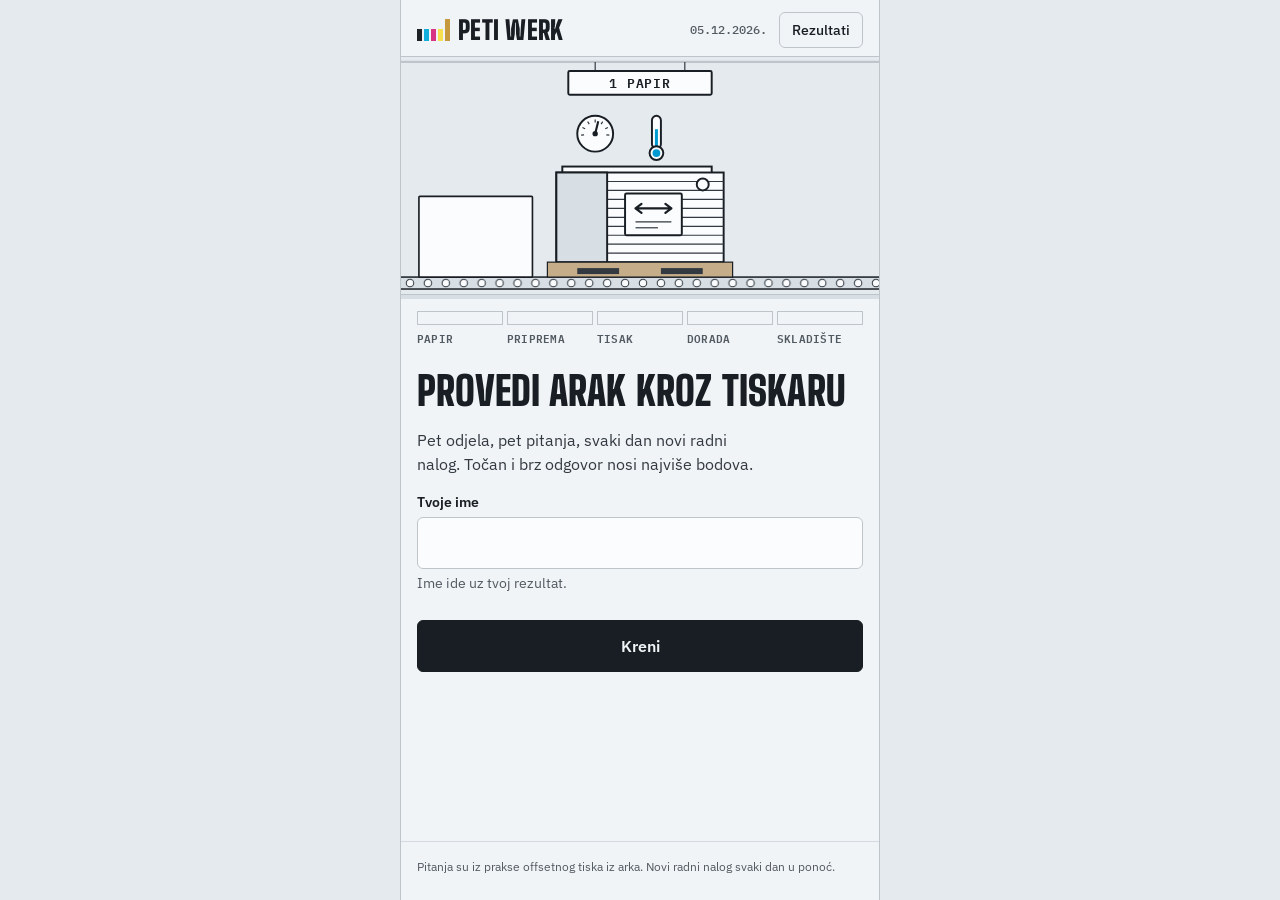
<file: peti-werk/index.html>
<!doctype html>
<html lang="hr">
<head>
<meta charset="utf-8">
<meta name="viewport" content="width=device-width, initial-scale=1, viewport-fit=cover">
<title>Peti werk | dnevni kviz iz tiskare</title>
<meta name="description" content="Pet odjela, pet pitanja, svaki dan novi radni nalog. Provedi arak od palete papira do skladišta.">
<meta property="og:title" content="Peti werk">
<meta property="og:description" content="Pet odjela, pet pitanja, svaki dan novi radni nalog. Provedi arak od palete papira do skladišta.">
<meta property="og:type" content="website">
<meta property="og:url" content="https://kai-sol.com/peti-werk/">
<link rel="canonical" href="https://kai-sol.com/peti-werk/">
<link rel="icon" href="favicon.svg" type="image/svg+xml">
<link rel="stylesheet" href="fonts/fontovi.css">
<link rel="stylesheet" href="tokens.css">
<link rel="stylesheet" href="stil.css">
</head>
<body>
<div class="okvir">
  <header class="glava">
    <a class="znak" href="./" aria-label="Peti werk, početna">
      <span class="znak-strip" aria-hidden="true"><i class="w-k"></i><i class="w-c"></i><i class="w-m"></i><i class="w-y"></i><i class="w-s"></i></span>
      <span class="znak-ime">Peti werk</span>
    </a>
    <div class="glava-desno">
      <span class="glava-datum" id="datum"></span>
      <button type="button" class="glava-veza" id="gumb-ljestvica">Ljestvica</button>
    </div>
  </header>

  <div class="scena" id="scena"></div>
  <div class="rok" aria-hidden="true"><span class="rok-crta" id="rok-crta"></span></div>

  <ol class="strip" id="strip" aria-label="Odjeli kroz koje arak prolazi"></ol>

  <main class="ploca" id="ploca" tabindex="-1"></main>

  <footer class="dno">
    <p>Pitanja su iz prakse offsetnog tiska iz arka. Novi radni nalog svaki dan u ponoć.</p>
  </footer>
</div>

<noscript><p class="bez-js">Igra treba JavaScript.</p></noscript>
<script src="postavke.js"></script>
<script src="pitanja.js"></script>
<script src="scena.js"></script>
<script src="igra.js"></script>
</body>
</html>
</file>
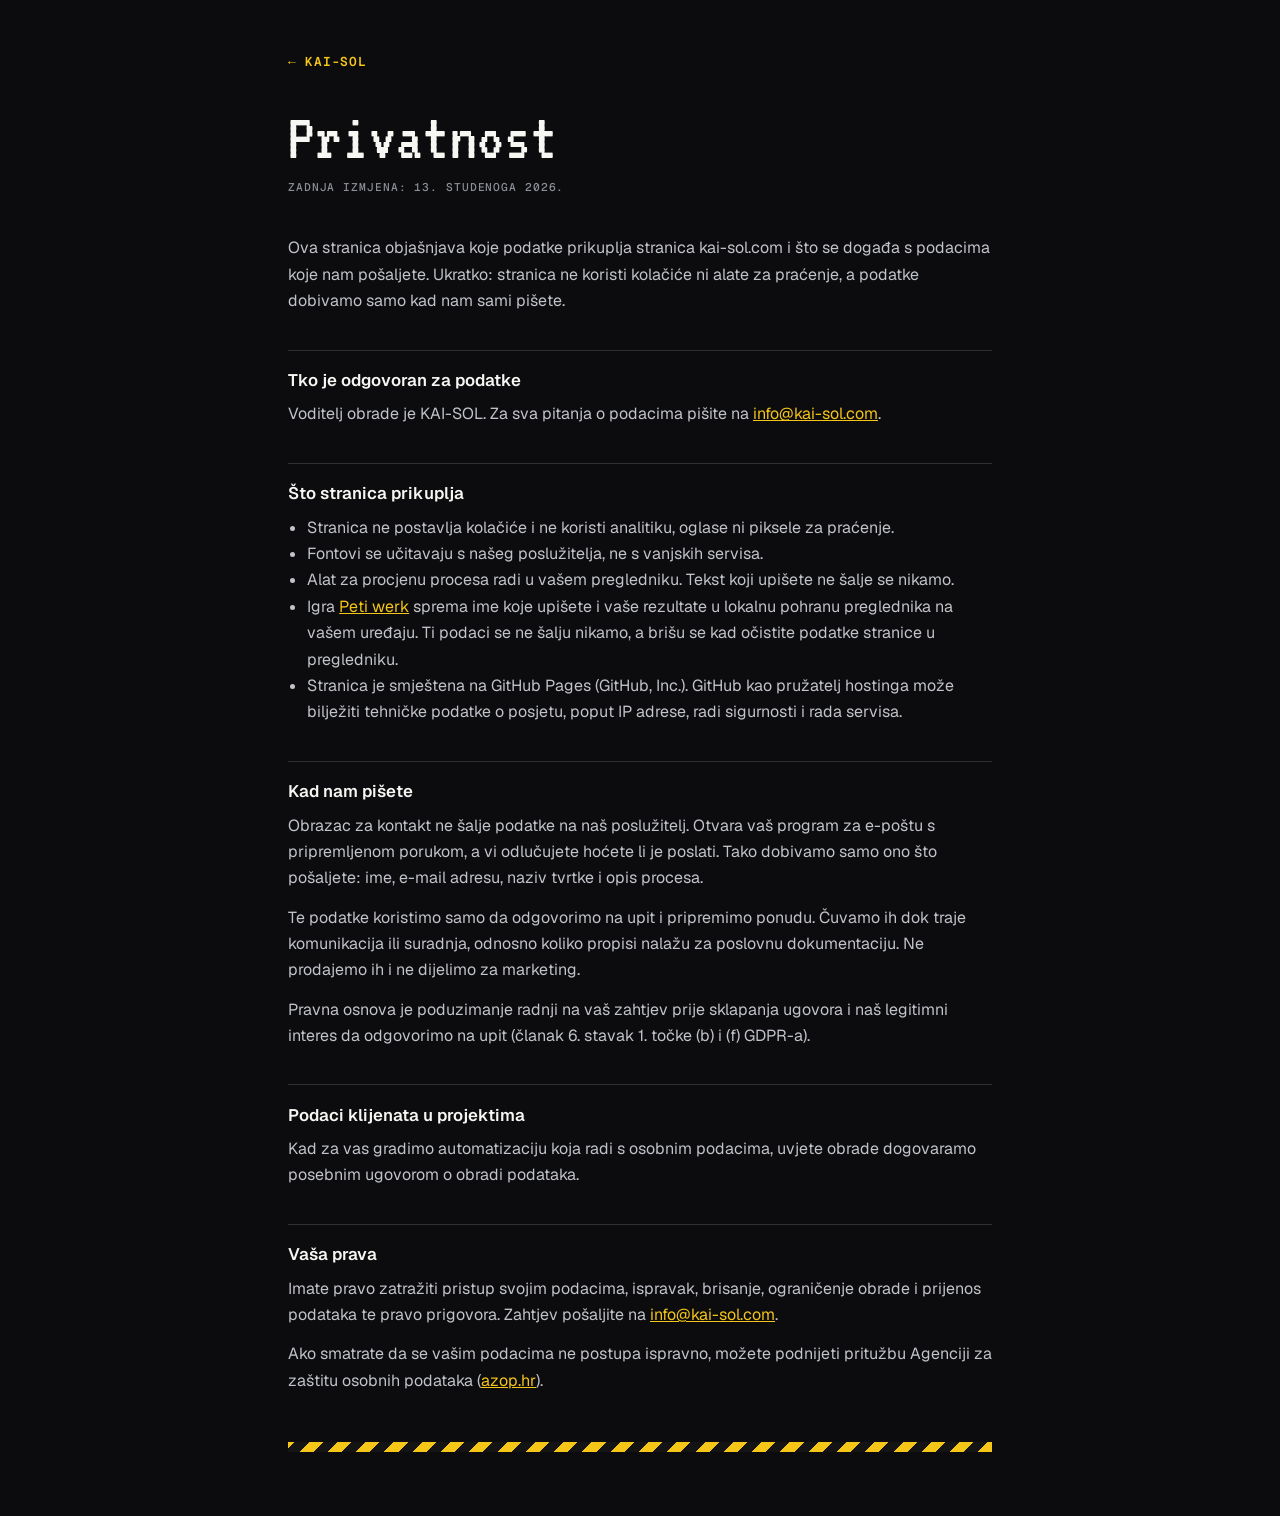
<file: privatnost.html>
<!doctype html>
<html lang="hr">
<head>
<meta charset="utf-8">
<meta name="viewport" content="width=device-width, initial-scale=1">
<meta name="description" content="Kako KAI-SOL postupa s podacima posjetitelja stranice kai-sol.com i osoba koje nam pišu.">
<meta name="theme-color" content="#0c0c0e">
<link rel="canonical" href="https://kai-sol.com/privatnost.html">
<title>Privatnost | KAI-SOL</title>
<link rel="icon" href="data:image/svg+xml,%3Csvg xmlns='http://www.w3.org/2000/svg' viewBox='0 0 8 8' shape-rendering='crispEdges'%3E%3Crect width='8' height='8' fill='%230c0c0e'/%3E%3Crect x='1' y='2' width='6' height='4' fill='%23f5c518'/%3E%3Crect x='3' y='3' width='2' height='2' fill='%23000'/%3E%3C/svg%3E">
<link rel="stylesheet" href="/fonts/fonts.css">
<style>
  :root{
    color-scheme: dark;
    --bg:#0c0c0e;
    --line:#2e3035;
    --dim:#c0c3c9;
    --mute:#8b8f97;
    --white:#f6f6f3;
    --pen:#141414;
    --yellow:#f5c518;
    --pixel:"VT323", "Geist Mono", monospace;
    --sans:"Geist", ui-sans-serif, system-ui, "Segoe UI", sans-serif;
    --mono:"Geist Mono", ui-monospace, Consolas, monospace;
  }
  *,*::before,*::after{box-sizing:border-box}
  html,body{overflow-x:clip}
  body{margin:0;background:var(--bg);color:var(--white);font:400 1rem/1.65 var(--sans);-webkit-font-smoothing:antialiased}
  main{width:min(44rem, 100% - 32px);margin-inline:auto;padding-block:3rem 4rem}
  .back{font:600 .8rem/1 var(--mono);color:var(--yellow);text-decoration:none;text-transform:uppercase;letter-spacing:.06em}
  .back:hover{text-decoration:underline}
  h1{font:400 clamp(2.8rem, 9vw, 4.2rem)/.95 var(--pixel);margin:2rem 0 .6rem}
  .meta{font:500 .7rem/1.4 var(--mono);text-transform:uppercase;letter-spacing:.08em;color:var(--mute);margin:0 0 2.5rem}
  h2{font:600 1.05rem/1.3 var(--sans);margin:2.2rem 0 .6rem;padding-top:1.2rem;border-top:1px solid var(--line)}
  p,li{color:var(--dim)}
  p{margin:0 0 .8rem}
  ul{margin:0 0 .8rem;padding-left:1.2rem}
  a{color:var(--yellow)}
  :focus-visible{outline:2px solid var(--yellow);outline-offset:3px}
  .hazard{height:10px;margin-top:3rem;background:repeating-linear-gradient(-45deg, var(--yellow) 0 10px, var(--pen) 10px 20px)}
</style>
</head>
<body>
<main>
  <a class="back" href="/">← KAI-SOL</a>
  <h1>Privatnost</h1>
  <p class="meta">Zadnja izmjena: 13. studenoga 2026.</p>

  <p>Ova stranica objašnjava koje podatke prikuplja stranica kai-sol.com i što se događa s podacima koje nam pošaljete. Ukratko: stranica ne koristi kolačiće ni alate za praćenje, a podatke dobivamo samo kad nam sami pišete.</p>

  <h2>Tko je odgovoran za podatke</h2>
  <p>Voditelj obrade je KAI-SOL. Za sva pitanja o podacima pišite na <a href="mailto:info@kai-sol.com">info@kai-sol.com</a>.</p>

  <h2>Što stranica prikuplja</h2>
  <ul>
    <li>Stranica ne postavlja kolačiće i ne koristi analitiku, oglase ni piksele za praćenje.</li>
    <li>Fontovi se učitavaju s našeg poslužitelja, ne s vanjskih servisa.</li>
    <li>Alat za procjenu procesa radi u vašem pregledniku. Tekst koji upišete ne šalje se nikamo.</li>
    <li>Igra <a href="/peti-werk/">Peti werk</a> sprema ime koje upišete i vaše rezultate u lokalnu pohranu preglednika na vašem uređaju. Ti podaci se ne šalju nikamo, a brišu se kad očistite podatke stranice u pregledniku.</li>
    <li>Stranica je smještena na GitHub Pages (GitHub, Inc.). GitHub kao pružatelj hostinga može bilježiti tehničke podatke o posjetu, poput IP adrese, radi sigurnosti i rada servisa.</li>
  </ul>

  <h2>Kad nam pišete</h2>
  <p>Obrazac za kontakt ne šalje podatke na naš poslužitelj. Otvara vaš program za e-poštu s pripremljenom porukom, a vi odlučujete hoćete li je poslati. Tako dobivamo samo ono što pošaljete: ime, e-mail adresu, naziv tvrtke i opis procesa.</p>
  <p>Te podatke koristimo samo da odgovorimo na upit i pripremimo ponudu. Čuvamo ih dok traje komunikacija ili suradnja, odnosno koliko propisi nalažu za poslovnu dokumentaciju. Ne prodajemo ih i ne dijelimo za marketing.</p>
  <p>Pravna osnova je poduzimanje radnji na vaš zahtjev prije sklapanja ugovora i naš legitimni interes da odgovorimo na upit (članak 6. stavak 1. točke (b) i (f) GDPR-a).</p>

  <h2>Podaci klijenata u projektima</h2>
  <p>Kad za vas gradimo automatizaciju koja radi s osobnim podacima, uvjete obrade dogovaramo posebnim ugovorom o obradi podataka.</p>

  <h2>Vaša prava</h2>
  <p>Imate pravo zatražiti pristup svojim podacima, ispravak, brisanje, ograničenje obrade i prijenos podataka te pravo prigovora. Zahtjev pošaljite na <a href="mailto:info@kai-sol.com">info@kai-sol.com</a>.</p>
  <p>Ako smatrate da se vašim podacima ne postupa ispravno, možete podnijeti pritužbu Agenciji za zaštitu osobnih podataka (<a href="https://azop.hr">azop.hr</a>).</p>

  <div class="hazard" aria-hidden="true"></div>
</main>
</body>
</html>
</file>
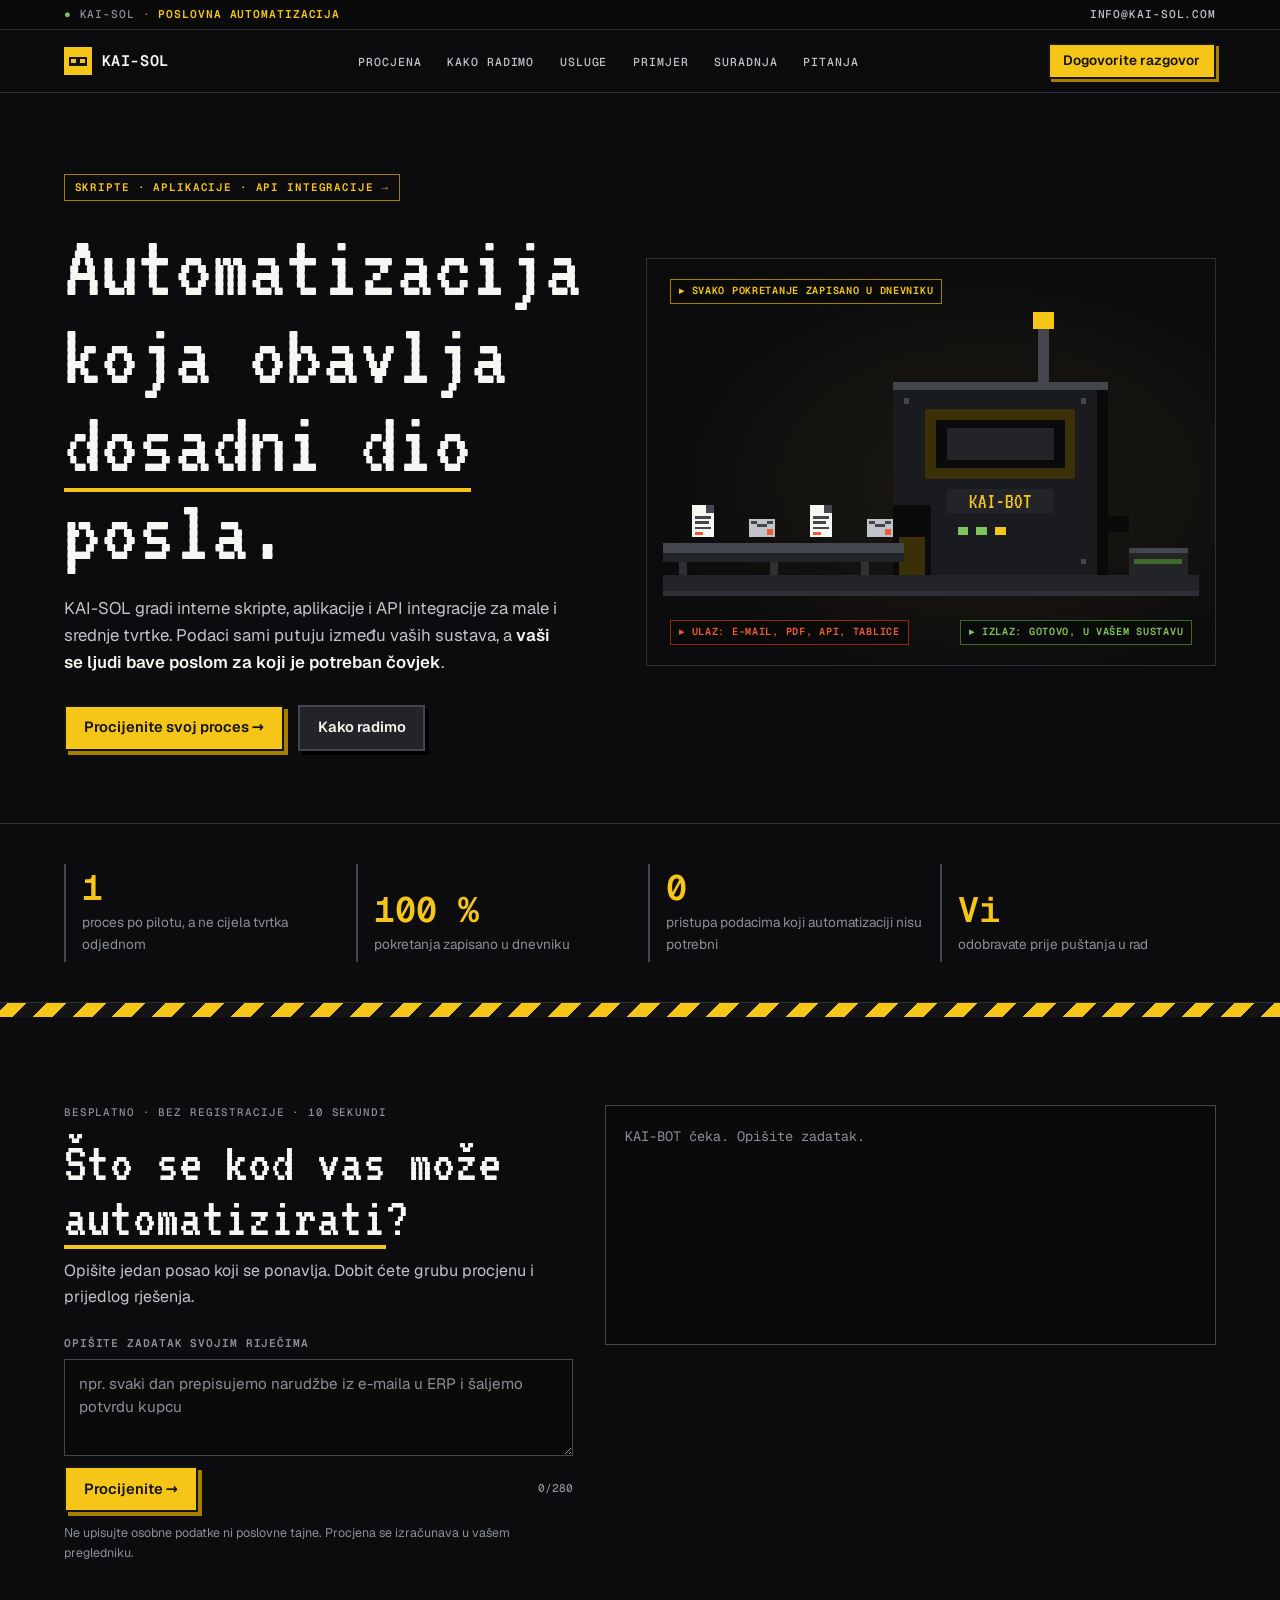
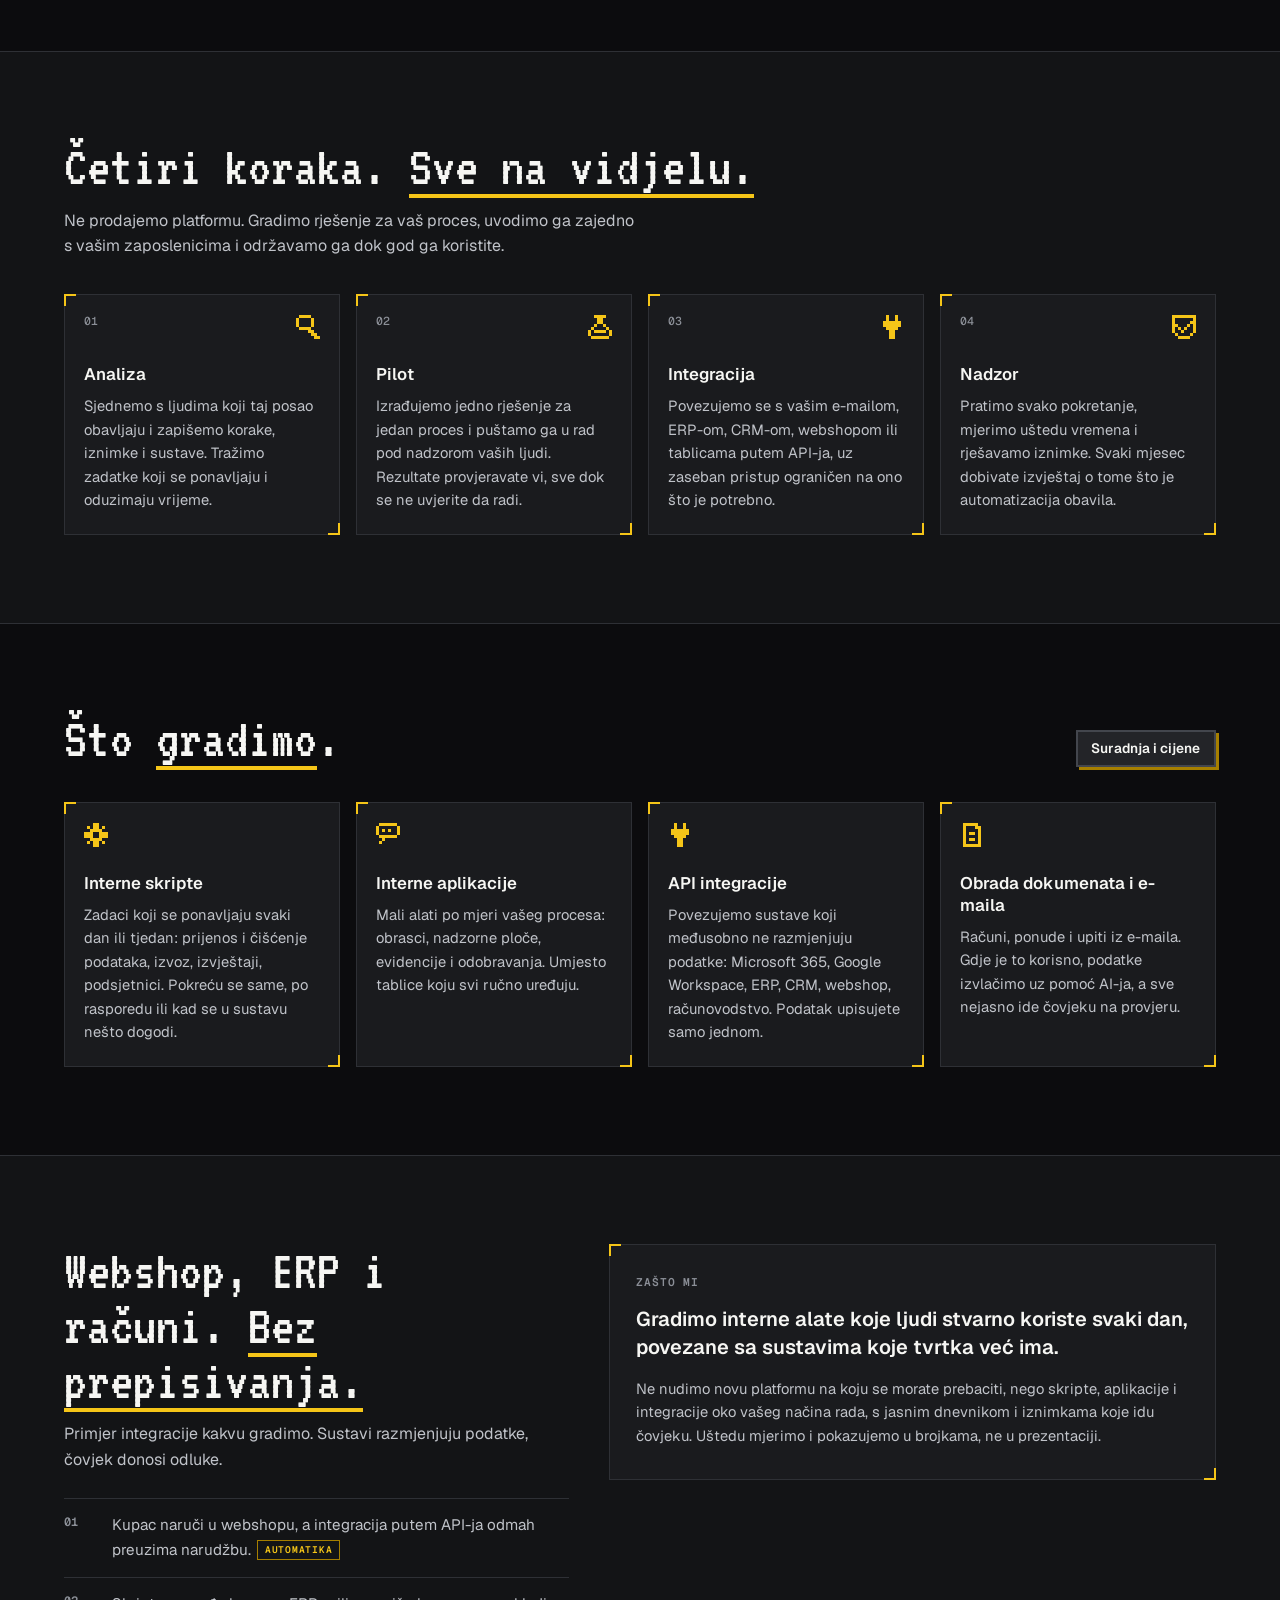
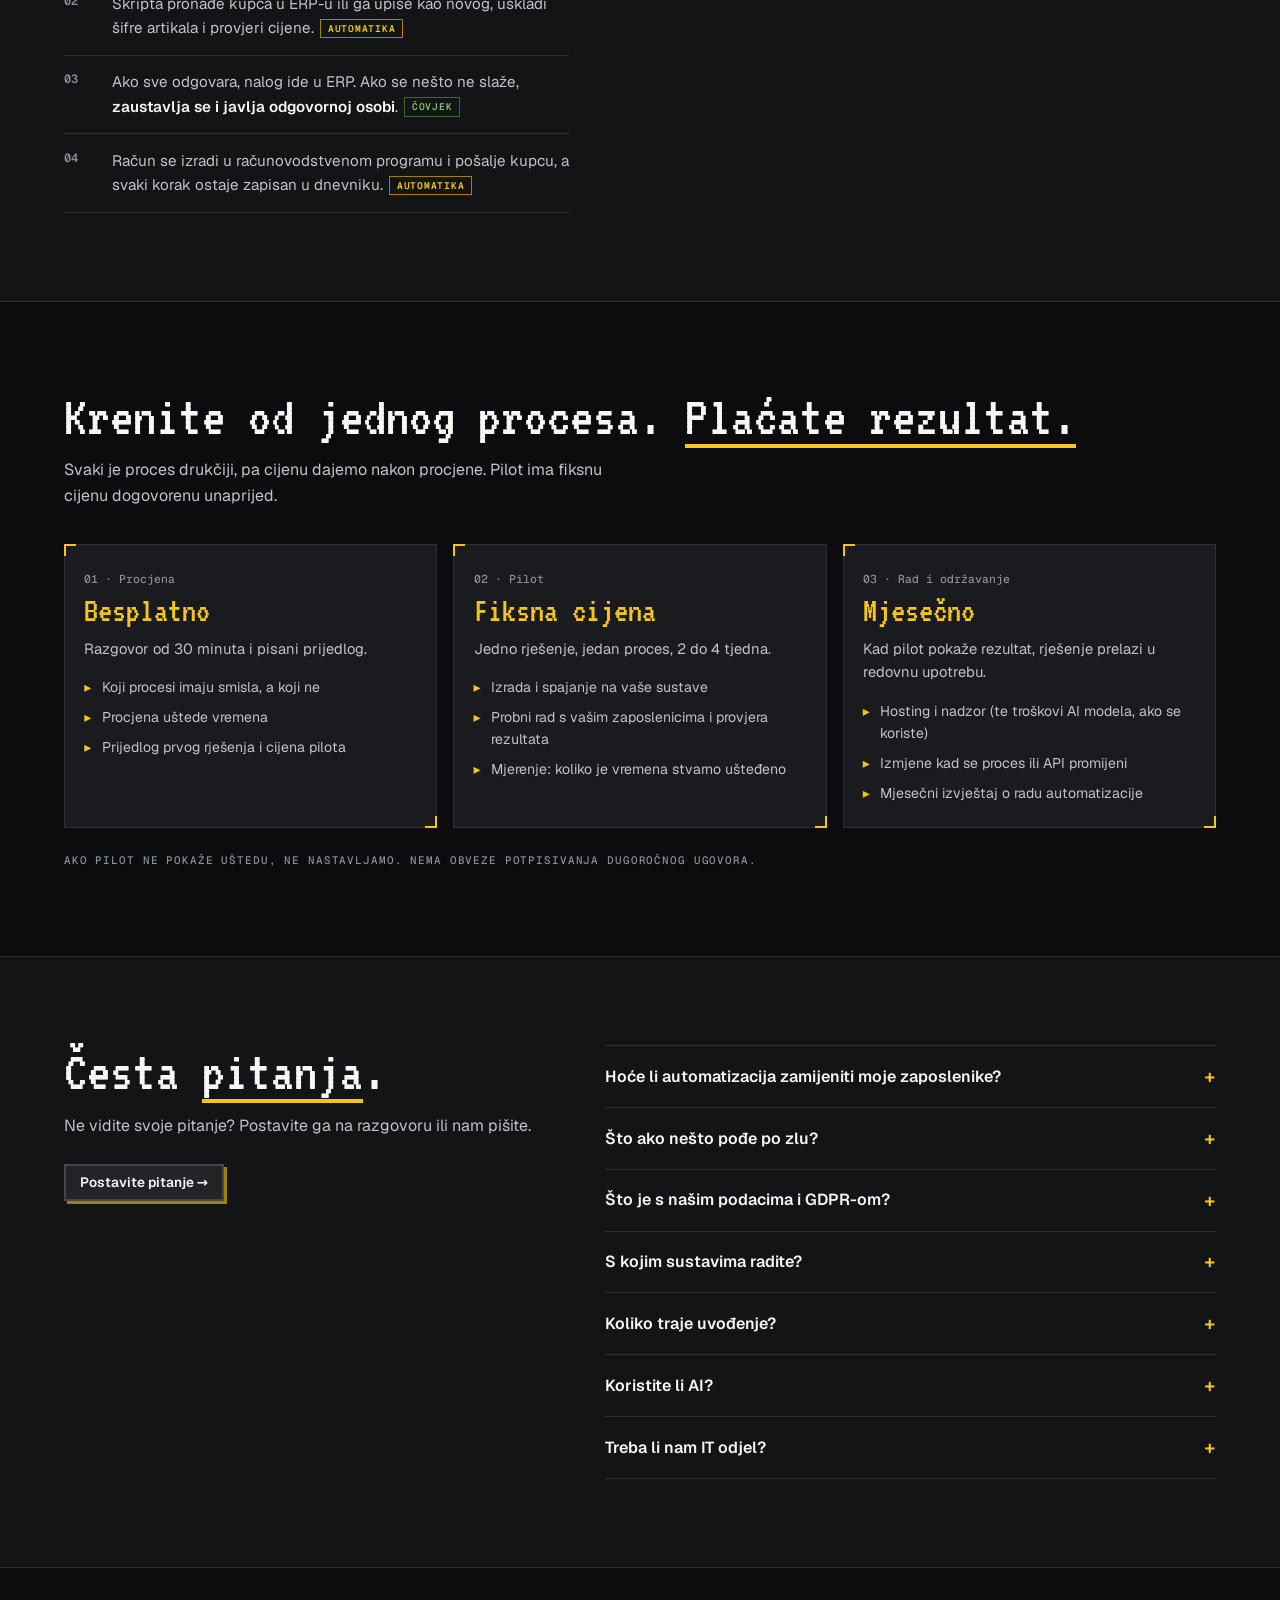
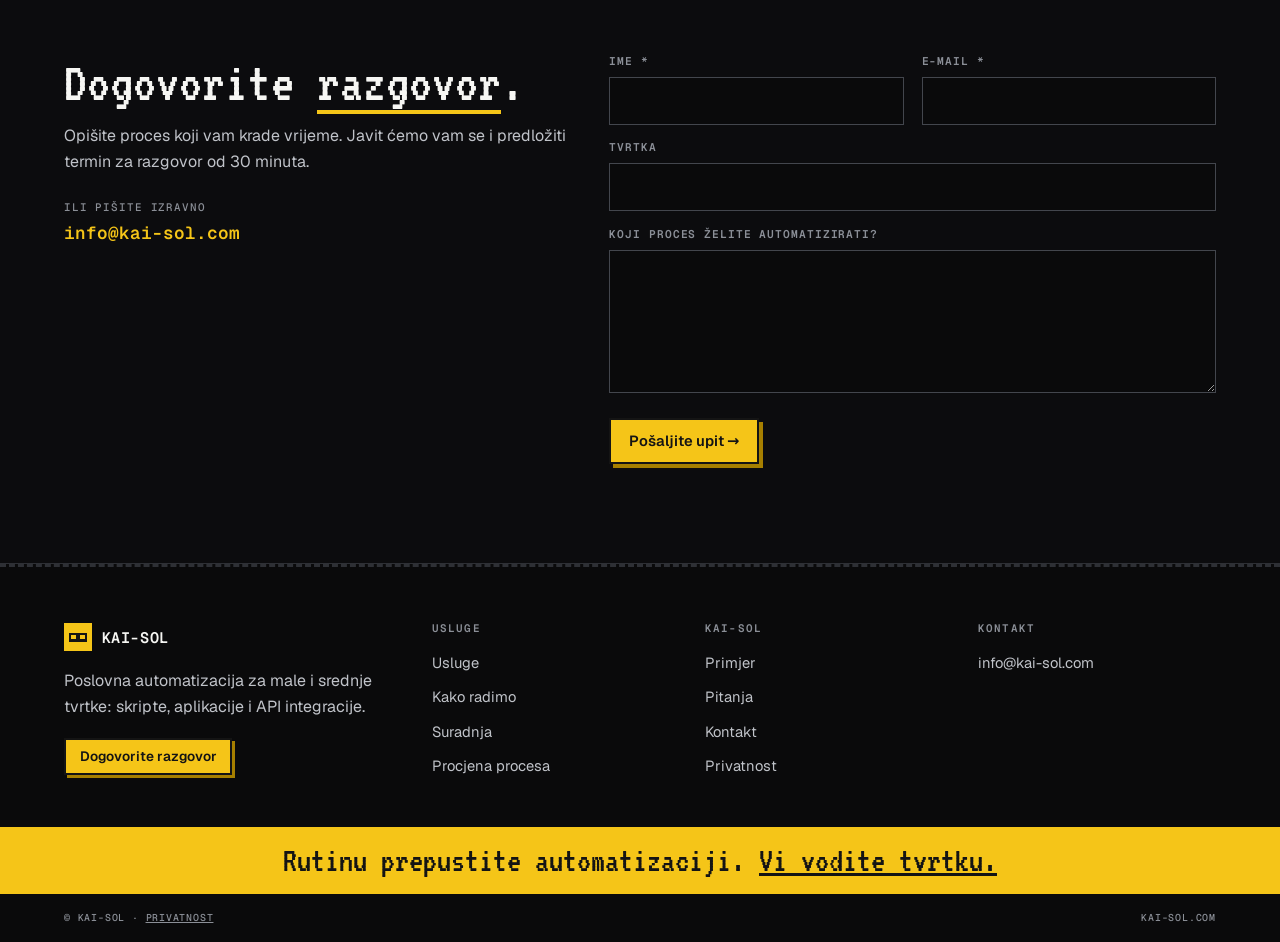
<file: zastarjelo.html>
<!doctype html>
<html lang="hr">
<head>
<meta charset="utf-8">
<meta name="robots" content="noindex, nofollow">
<meta http-equiv="refresh" content="0; url=/">
<link rel="canonical" href="https://kai-sol.com/">
<title>KAI-SOL</title>
<script>location.replace("/" + location.hash);</script>
</head>
<body style="background:#0c0c0e;color:#f6f6f3;font-family:system-ui,sans-serif">
<p><a href="/" style="color:#f5c518">Ova stranica više ne postoji. Nastavite na početnu.</a></p>
</body>
</html>
</file>
<file: fonts/fonts.css>
/* latin-ext */
@font-face {
  font-family: 'Geist';
  font-style: normal;
  font-weight: 400;
  font-display: swap;
  src: url(geist-latin-ext-e2aaf8.woff2) format('woff2');
  unicode-range: U+0100-02BA, U+02BD-02C5, U+02C7-02CC, U+02CE-02D7, U+02DD-02FF, U+0304, U+0308, U+0329, U+1D00-1DBF, U+1E00-1E9F, U+1EF2-1EFF, U+2020, U+20A0-20AB, U+20AD-20C4, U+2113, U+2C60-2C7F, U+A720-A7FF;
}
/* latin */
@font-face {
  font-family: 'Geist';
  font-style: normal;
  font-weight: 400;
  font-display: swap;
  src: url(geist-latin-e09adc.woff2) format('woff2');
  unicode-range: U+0000-00FF, U+0131, U+0152-0153, U+02BB-02BC, U+02C6, U+02DA, U+02DC, U+0304, U+0308, U+0329, U+2000-206F, U+20AC, U+2122, U+2191, U+2193, U+2212, U+2215, U+FEFF, U+FFFD;
}
/* latin-ext */
@font-face {
  font-family: 'Geist';
  font-style: normal;
  font-weight: 600;
  font-display: swap;
  src: url(geist-latin-ext-e2aaf8.woff2) format('woff2');
  unicode-range: U+0100-02BA, U+02BD-02C5, U+02C7-02CC, U+02CE-02D7, U+02DD-02FF, U+0304, U+0308, U+0329, U+1D00-1DBF, U+1E00-1E9F, U+1EF2-1EFF, U+2020, U+20A0-20AB, U+20AD-20C4, U+2113, U+2C60-2C7F, U+A720-A7FF;
}
/* latin */
@font-face {
  font-family: 'Geist';
  font-style: normal;
  font-weight: 600;
  font-display: swap;
  src: url(geist-latin-e09adc.woff2) format('woff2');
  unicode-range: U+0000-00FF, U+0131, U+0152-0153, U+02BB-02BC, U+02C6, U+02DA, U+02DC, U+0304, U+0308, U+0329, U+2000-206F, U+20AC, U+2122, U+2191, U+2193, U+2212, U+2215, U+FEFF, U+FFFD;
}
/* latin-ext */
@font-face {
  font-family: 'Geist';
  font-style: normal;
  font-weight: 700;
  font-display: swap;
  src: url(geist-latin-ext-e2aaf8.woff2) format('woff2');
  unicode-range: U+0100-02BA, U+02BD-02C5, U+02C7-02CC, U+02CE-02D7, U+02DD-02FF, U+0304, U+0308, U+0329, U+1D00-1DBF, U+1E00-1E9F, U+1EF2-1EFF, U+2020, U+20A0-20AB, U+20AD-20C4, U+2113, U+2C60-2C7F, U+A720-A7FF;
}
/* latin */
@font-face {
  font-family: 'Geist';
  font-style: normal;
  font-weight: 700;
  font-display: swap;
  src: url(geist-latin-e09adc.woff2) format('woff2');
  unicode-range: U+0000-00FF, U+0131, U+0152-0153, U+02BB-02BC, U+02C6, U+02DA, U+02DC, U+0304, U+0308, U+0329, U+2000-206F, U+20AC, U+2122, U+2191, U+2193, U+2212, U+2215, U+FEFF, U+FFFD;
}
/* latin-ext */
@font-face {
  font-family: 'Geist Mono';
  font-style: normal;
  font-weight: 400;
  font-display: swap;
  src: url(geist-mono-latin-ext-d09800.woff2) format('woff2');
  unicode-range: U+0100-02BA, U+02BD-02C5, U+02C7-02CC, U+02CE-02D7, U+02DD-02FF, U+0304, U+0308, U+0329, U+1D00-1DBF, U+1E00-1E9F, U+1EF2-1EFF, U+2020, U+20A0-20AB, U+20AD-20C4, U+2113, U+2C60-2C7F, U+A720-A7FF;
}
/* latin */
@font-face {
  font-family: 'Geist Mono';
  font-style: normal;
  font-weight: 400;
  font-display: swap;
  src: url(geist-mono-latin-b291d8.woff2) format('woff2');
  unicode-range: U+0000-00FF, U+0131, U+0152-0153, U+02BB-02BC, U+02C6, U+02DA, U+02DC, U+0304, U+0308, U+0329, U+2000-206F, U+20AC, U+2122, U+2191, U+2193, U+2212, U+2215, U+FEFF, U+FFFD;
}
/* latin-ext */
@font-face {
  font-family: 'Geist Mono';
  font-style: normal;
  font-weight: 500;
  font-display: swap;
  src: url(geist-mono-latin-ext-d09800.woff2) format('woff2');
  unicode-range: U+0100-02BA, U+02BD-02C5, U+02C7-02CC, U+02CE-02D7, U+02DD-02FF, U+0304, U+0308, U+0329, U+1D00-1DBF, U+1E00-1E9F, U+1EF2-1EFF, U+2020, U+20A0-20AB, U+20AD-20C4, U+2113, U+2C60-2C7F, U+A720-A7FF;
}
/* latin */
@font-face {
  font-family: 'Geist Mono';
  font-style: normal;
  font-weight: 500;
  font-display: swap;
  src: url(geist-mono-latin-b291d8.woff2) format('woff2');
  unicode-range: U+0000-00FF, U+0131, U+0152-0153, U+02BB-02BC, U+02C6, U+02DA, U+02DC, U+0304, U+0308, U+0329, U+2000-206F, U+20AC, U+2122, U+2191, U+2193, U+2212, U+2215, U+FEFF, U+FFFD;
}
/* latin-ext */
@font-face {
  font-family: 'Geist Mono';
  font-style: normal;
  font-weight: 600;
  font-display: swap;
  src: url(geist-mono-latin-ext-d09800.woff2) format('woff2');
  unicode-range: U+0100-02BA, U+02BD-02C5, U+02C7-02CC, U+02CE-02D7, U+02DD-02FF, U+0304, U+0308, U+0329, U+1D00-1DBF, U+1E00-1E9F, U+1EF2-1EFF, U+2020, U+20A0-20AB, U+20AD-20C4, U+2113, U+2C60-2C7F, U+A720-A7FF;
}
/* latin */
@font-face {
  font-family: 'Geist Mono';
  font-style: normal;
  font-weight: 600;
  font-display: swap;
  src: url(geist-mono-latin-b291d8.woff2) format('woff2');
  unicode-range: U+0000-00FF, U+0131, U+0152-0153, U+02BB-02BC, U+02C6, U+02DA, U+02DC, U+0304, U+0308, U+0329, U+2000-206F, U+20AC, U+2122, U+2191, U+2193, U+2212, U+2215, U+FEFF, U+FFFD;
}
/* latin-ext */
@font-face {
  font-family: 'VT323';
  font-style: normal;
  font-weight: 400;
  font-display: swap;
  src: url(vt323-latin-ext-d700ec.woff2) format('woff2');
  unicode-range: U+0100-02BA, U+02BD-02C5, U+02C7-02CC, U+02CE-02D7, U+02DD-02FF, U+0304, U+0308, U+0329, U+1D00-1DBF, U+1E00-1E9F, U+1EF2-1EFF, U+2020, U+20A0-20AB, U+20AD-20C4, U+2113, U+2C60-2C7F, U+A720-A7FF;
}
/* latin */
@font-face {
  font-family: 'VT323';
  font-style: normal;
  font-weight: 400;
  font-display: swap;
  src: url(vt323-latin-bf1924.woff2) format('woff2');
  unicode-range: U+0000-00FF, U+0131, U+0152-0153, U+02BB-02BC, U+02C6, U+02DA, U+02DC, U+0304, U+0308, U+0329, U+2000-206F, U+20AC, U+2122, U+2191, U+2193, U+2212, U+2215, U+FEFF, U+FFFD;
}
</file>
<file: peti-werk/fonts/fontovi.css>
/* Fontovi s vlastitog poslužitelja (izvor: Google Fonts, licenca SIL Open Font License). */
@font-face{font-family:'Big Shoulders Display';font-style:normal;font-weight:800 900;font-display:swap;src:url(big-shoulders-display-latin-ext.woff2) format('woff2');unicode-range:U+0100-02BA, U+02BD-02C5, U+02C7-02CC, U+02CE-02D7, U+02DD-02FF, U+0304, U+0308, U+0329, U+1D00-1DBF, U+1E00-1E9F, U+1EF2-1EFF, U+2020, U+20A0-20AB, U+20AD-20C4, U+2113, U+2C60-2C7F, U+A720-A7FF}
@font-face{font-family:'Big Shoulders Display';font-style:normal;font-weight:800 900;font-display:swap;src:url(big-shoulders-display-latin.woff2) format('woff2');unicode-range:U+0000-00FF, U+0131, U+0152-0153, U+02BB-02BC, U+02C6, U+02DA, U+02DC, U+0304, U+0308, U+0329, U+2000-206F, U+20AC, U+2122, U+2191, U+2193, U+2212, U+2215, U+FEFF, U+FFFD}
@font-face{font-family:'IBM Plex Mono';font-style:normal;font-weight:500;font-display:swap;src:url(ibm-plex-mono-500-latin-ext.woff2) format('woff2');unicode-range:U+0100-02BA, U+02BD-02C5, U+02C7-02CC, U+02CE-02D7, U+02DD-02FF, U+0304, U+0308, U+0329, U+1D00-1DBF, U+1E00-1E9F, U+1EF2-1EFF, U+2020, U+20A0-20AB, U+20AD-20C4, U+2113, U+2C60-2C7F, U+A720-A7FF}
@font-face{font-family:'IBM Plex Mono';font-style:normal;font-weight:500;font-display:swap;src:url(ibm-plex-mono-500-latin.woff2) format('woff2');unicode-range:U+0000-00FF, U+0131, U+0152-0153, U+02BB-02BC, U+02C6, U+02DA, U+02DC, U+0304, U+0308, U+0329, U+2000-206F, U+20AC, U+2122, U+2191, U+2193, U+2212, U+2215, U+FEFF, U+FFFD}
@font-face{font-family:'IBM Plex Mono';font-style:normal;font-weight:600;font-display:swap;src:url(ibm-plex-mono-600-latin-ext.woff2) format('woff2');unicode-range:U+0100-02BA, U+02BD-02C5, U+02C7-02CC, U+02CE-02D7, U+02DD-02FF, U+0304, U+0308, U+0329, U+1D00-1DBF, U+1E00-1E9F, U+1EF2-1EFF, U+2020, U+20A0-20AB, U+20AD-20C4, U+2113, U+2C60-2C7F, U+A720-A7FF}
@font-face{font-family:'IBM Plex Mono';font-style:normal;font-weight:600;font-display:swap;src:url(ibm-plex-mono-600-latin.woff2) format('woff2');unicode-range:U+0000-00FF, U+0131, U+0152-0153, U+02BB-02BC, U+02C6, U+02DA, U+02DC, U+0304, U+0308, U+0329, U+2000-206F, U+20AC, U+2122, U+2191, U+2193, U+2212, U+2215, U+FEFF, U+FFFD}
@font-face{font-family:'IBM Plex Sans';font-style:normal;font-weight:400 600;font-display:swap;src:url(ibm-plex-sans-latin-ext.woff2) format('woff2');unicode-range:U+0100-02BA, U+02BD-02C5, U+02C7-02CC, U+02CE-02D7, U+02DD-02FF, U+0304, U+0308, U+0329, U+1D00-1DBF, U+1E00-1E9F, U+1EF2-1EFF, U+2020, U+20A0-20AB, U+20AD-20C4, U+2113, U+2C60-2C7F, U+A720-A7FF}
@font-face{font-family:'IBM Plex Sans';font-style:normal;font-weight:400 600;font-display:swap;src:url(ibm-plex-sans-latin.woff2) format('woff2');unicode-range:U+0000-00FF, U+0131, U+0152-0153, U+02BB-02BC, U+02C6, U+02DA, U+02DC, U+0304, U+0308, U+0329, U+2000-206F, U+20AC, U+2122, U+2191, U+2193, U+2212, U+2215, U+FEFF, U+FFFD}
</file>
<file: peti-werk/tokens.css>
/* Peti werk: tokeni. Sve boje, fontovi, razmaci i trajanja u igri dolaze odavde. */
:root {
  /* papir i grafit: hladno bijeli premazni papir, grafitna boja */
  --color-paper: oklch(96.6% 0.006 240);
  --color-paper-2: oklch(93.4% 0.008 240);
  --color-paper-3: oklch(90% 0.010 240);
  --color-surface: oklch(99% 0.003 240);
  --color-rule: oklch(82% 0.012 240);
  --color-rule-2: oklch(88.5% 0.009 240);
  --color-muted: oklch(46% 0.016 245);
  --color-ink-2: oklch(34% 0.016 248);
  --color-ink: oklch(23% 0.014 250);

  /* jedan naglasak: procesni cijan */
  --color-accent: oklch(64% 0.14 230);
  --color-accent-ink: oklch(41% 0.11 238);
  --color-focus: oklch(52% 0.17 240);

  /* procesne boje za ilustraciju i mjerni strip; peti werk je zlato */
  --color-c: oklch(70% 0.13 225);
  --color-m: oklch(60% 0.21 355);
  --color-y: oklch(90% 0.16 100);
  --color-k: oklch(25% 0.012 250);
  --color-spot: oklch(71% 0.12 82);
  --color-drvo: oklch(76% 0.055 78);
  --color-ploca: oklch(80% 0.035 235);

  /* stanja, uvijek uz riječ */
  --color-good: oklch(47% 0.12 152);
  --color-good-tint: oklch(94% 0.04 152);
  --color-good-rule: oklch(78% 0.08 152);
  --color-warn: oklch(50% 0.11 70);
  --color-warn-tint: oklch(94.5% 0.05 88);
  --color-warn-rule: oklch(80% 0.09 82);
  --color-bad: oklch(48% 0.17 27);
  --color-bad-tint: oklch(94.5% 0.028 27);
  --color-bad-rule: oklch(80% 0.07 27);

  --font-display: "Big Shoulders Display", "Arial Narrow", "Roboto Condensed", sans-serif;
  --font-body: "IBM Plex Sans", system-ui, "Segoe UI", sans-serif;
  --font-mono: "IBM Plex Mono", ui-monospace, Consolas, monospace;

  --text-xs: 0.75rem;
  --text-sm: 0.875rem;
  --text-base: 1rem;
  --text-lg: 1.125rem;
  --text-xl: 1.375rem;
  --text-2xl: 1.875rem;
  --text-3xl: 2.5rem;
  --text-display: 4.5rem;

  --space-2xs: 4px;
  --space-xs: 8px;
  --space-sm: 12px;
  --space-md: 16px;
  --space-lg: 24px;
  --space-xl: 32px;
  --space-2xl: 48px;

  --radius-sm: 3px;
  --radius-md: 6px;
  --rule-hair: 1px;
  --rule-strong: 2px;
  --tap: 52px;

  --ease-out: cubic-bezier(0.16, 1, 0.3, 1);
  --ease-in: cubic-bezier(0.7, 0, 0.84, 0);
  --ease-in-out: cubic-bezier(0.65, 0, 0.35, 1);
  --dur-micro: 120ms;
  --dur-short: 220ms;
  --dur-long: 420ms;
  --dur-put: 950ms;      /* arak putuje do sljedećeg odjela */
  --dur-obrada: 1100ms;  /* arak prolazi kroz stroj */
}
</file>
<file: peti-werk/stil.css>
/* Hallmark · macrostructure: Workbench (igra, jedan zadatak po ekranu) · bez hero i footer arhetipa
 * theme: custom · vibe: "premazni papir, grafit, procesne boje, mjerni strip" · paper: oklch(96.6% 0.006 240) · accent: oklch(64% 0.14 230)
 * display: Big Shoulders Display · body: IBM Plex Sans · mono: IBM Plex Mono · axes: light / display-condensed-bold / cool
 * studied: no · context: inferred (publika: ljudi iz tiskare na mobitelu · namjena: dnevnih pet pitanja · ton: tehnički, pogonski)
 * pre-emit critique: P4 H4 E4 S5 R4 V4
 */

*, *::before, *::after { box-sizing: border-box; }
html, body { overflow-x: clip; }
html { -webkit-text-size-adjust: 100%; }
body {
  margin: 0;
  background: var(--color-paper);
  color: var(--color-ink);
  font-family: var(--font-body);
  font-size: var(--text-base);
  line-height: 1.5;
  padding-bottom: env(safe-area-inset-bottom);
}
h1, h2, h3, p, ol, ul { margin: 0; }
ol, ul { padding: 0; list-style: none; }
button, input { font: inherit; color: inherit; }
button { cursor: pointer; }
:focus-visible { outline: var(--rule-strong) solid var(--color-focus); outline-offset: 2px; }
[hidden] { display: none !important; }

.okvir { max-width: 30rem; margin-inline: auto; min-height: 100dvh; display: flex; flex-direction: column; }

/* ---------- glava ---------- */
.glava {
  display: flex; align-items: center; gap: var(--space-sm);
  padding: var(--space-sm) max(var(--space-md), env(safe-area-inset-left)) var(--space-xs);
}
.znak { display: inline-flex; align-items: center; gap: var(--space-xs); text-decoration: none; color: var(--color-ink); white-space: nowrap; }
.znak-strip { display: inline-flex; align-items: flex-end; gap: 2px; height: 22px; }
.znak-strip i { display: block; width: 5px; height: 12px; }
.znak-strip .w-s { height: 22px; }
.w-k { background: var(--color-k); }
.w-c { background: var(--color-c); }
.w-m { background: var(--color-m); }
.w-y { background: var(--color-y); }
.w-s { background: var(--color-spot); }
.znak-ime { font-family: var(--font-display); font-weight: 900; font-size: 1.625rem; line-height: 1; letter-spacing: 0.01em; text-transform: uppercase; }
.glava-desno { margin-inline-start: auto; display: flex; align-items: center; gap: var(--space-sm); }
.glava-datum { display: none; font-family: var(--font-mono); font-size: var(--text-xs); color: var(--color-muted); white-space: nowrap; }
@media (min-width: 25rem) { .glava-datum { display: inline; } }
.glava-veza {
  min-height: 36px; padding: 0 var(--space-sm); white-space: nowrap;
  background: transparent; border: var(--rule-hair) solid var(--color-rule); border-radius: var(--radius-md);
  font-size: var(--text-sm); font-weight: 500;
  transition: border-color var(--dur-micro) var(--ease-out), background-color var(--dur-micro) var(--ease-out);
}
.glava-veza:hover { border-color: var(--color-ink-2); }
.glava-veza:active { background: var(--color-paper-2); }
.glava-veza[aria-pressed="true"] { background: var(--color-ink); border-color: var(--color-ink); color: var(--color-paper); }
.glava-veza:disabled { opacity: 0.45; cursor: default; }

/* ---------- scena ---------- */
.scena {
  aspect-ratio: 2 / 1; overflow: hidden;
  background: var(--color-paper-2);
  border-block: var(--rule-hair) solid var(--color-rule);
}
.scena-svg { display: block; width: 100%; height: 100%; }
.svijet, .arak { transition: transform var(--dur-put) var(--ease-in-out); }
.bez-prijelaza .svijet, .bez-prijelaza .arak, .bez-prijelaza .arak * { transition: none !important; }

.s-crta { stroke: var(--color-ink); stroke-width: 1.5; fill: none; stroke-linecap: round; }
.s-tanko { stroke: var(--color-ink-2); stroke-width: 0.8; fill: none; }
.s-ploha { fill: var(--color-surface); stroke: var(--color-ink); stroke-width: 1.3; }
.s-tijelo { fill: var(--color-paper-3); stroke: var(--color-ink); stroke-width: 1.5; }
.s-tijelo3 { fill: var(--color-rule-2); stroke: var(--color-ink); stroke-width: 1.5; stroke-linejoin: round; }
.s-tamno { fill: var(--color-ink); }
.s-tamno2 { fill: var(--color-ink-2); }
.s-kazaljka { transform-box: fill-box; transform-origin: bottom center; transform: rotate(14deg); }
.s-ziva { fill: var(--color-accent); }
.s-omot { fill: var(--color-paper-3); stroke: var(--color-ink); stroke-width: 1.3; }
.s-montaza { fill: none; stroke: var(--color-accent-ink); stroke-width: 0.8; }
.s-kutija { fill: var(--color-drvo); stroke: var(--color-ink); stroke-width: 1.1; }
.s-ploca { fill: var(--color-ploca); stroke: var(--color-ink); stroke-width: 1; }
.s-natpis { font-family: var(--font-mono); font-size: 8.5px; font-weight: 600; letter-spacing: 0.06em; fill: var(--color-ink); text-anchor: middle; }
.s-broj { font-family: var(--font-mono); font-size: 7px; font-weight: 600; fill: var(--color-muted); text-anchor: middle; }
.s-broj-peti { fill: var(--color-ink); }
.s-tracnica { stroke: var(--color-rule); stroke-width: 1.5; }
.s-tlo { stroke: var(--color-rule); stroke-width: 1; }
.s-traka { stroke: var(--color-ink); stroke-width: 1; }
.s-traka-podloga { fill: var(--color-paper-3); }
.s-traka-valjak { fill: var(--color-surface); stroke: var(--color-ink-2); stroke-width: 0.7; }
.s-lampa { fill: var(--color-surface); stroke: var(--color-ink); stroke-width: 1.3; transform-box: fill-box; transform-origin: center; transition: fill var(--dur-short) var(--ease-out); }
.je-tocno .s-lampa { fill: var(--color-good); }
.je-blizu .s-lampa { fill: var(--color-warn-rule); }
.je-krivo .s-lampa { fill: var(--color-bad); }
.bljesak .s-lampa { animation: bljesak var(--dur-long) var(--ease-out); }
@keyframes bljesak { from { transform: scale(1.9); } to { transform: scale(1); } }

.sep-k { fill: var(--color-k); }
.sep-c { fill: var(--color-c); }
.sep-m { fill: var(--color-m); }
.sep-y { fill: var(--color-y); }
.sep-s { fill: var(--color-spot); }
.sep-s-rub { fill: none; stroke: var(--color-spot); stroke-width: 1; }

/* strojevi rade dok je arak unutra */
.radi-0 .s-kazaljka { animation: kazaljka var(--dur-obrada) var(--ease-in-out); }
@keyframes kazaljka { 35% { transform: rotate(-62deg); } 70% { transform: rotate(48deg); } }
.s-ploca-okvir { transform-box: fill-box; }
.radi-1 .s-ploca-okvir { animation: ploca var(--dur-obrada) var(--ease-out); }
@keyframes ploca { from { transform: translateY(-16px); opacity: 0; } to { transform: none; opacity: 1; } }
.s-valjak { transform-box: fill-box; transform-origin: center; }
.radi-2 .s-valjak { animation: valjak var(--dur-obrada) var(--ease-in-out); }
.radi-2 .s-valjak-2 { animation-direction: reverse; }
@keyframes valjak { to { transform: rotate(360deg); } }
.radi-3 .s-noz { animation: noz var(--dur-obrada) var(--ease-in-out); }
@keyframes noz { 45%, 60% { transform: translateY(16px); } }

/* arak i ono što mu odjeli dodaju */
.a-papir { fill: var(--color-surface); stroke: var(--color-ink); stroke-width: 1.1; stroke-linejoin: round; }
.a-valovit { opacity: 0; }
.nalog-los .a-ravan { opacity: 0; }
.nalog-los .a-valovit { opacity: 1; }
.a-list, .a-oznake, .a-nalog, .a-nalog-krivo, .a-nalog-red, .et-rub, .et-tisak, .a-montaza, .a-paleta, .a-krivi-rez {
  transition: opacity var(--dur-short) var(--ease-out), transform var(--dur-long) var(--ease-out);
}
.a-oznake, .a-nalog, .a-nalog-krivo, .et-rub, .et-tisak, .a-paleta, .a-krivi-rez { opacity: 0; }
.a-nalog-list { fill: var(--color-paper-2); stroke: var(--color-ink); stroke-width: 0.9; }
.a-nalog-red { stroke: var(--color-ink-2); stroke-width: 1; }
.a-nalog-krivo { fill: none; stroke: var(--color-bad); stroke-width: 1.5; stroke-linecap: round; }
.ima-nalog .a-nalog { opacity: 1; }
.nalog-los .a-nalog-list { stroke: var(--color-bad); }
.nalog-los .a-nalog .a-nalog-red { opacity: 0; }
.nalog-los .a-nalog-krivo { opacity: 1; }

.a-paser circle, .a-paser line { fill: none; stroke: var(--color-ink); stroke-width: 0.6; }
.a-strip rect { fill: none; stroke: var(--color-ink-2); stroke-width: 0.4; }
.et-rub { fill: none; stroke: var(--color-ink-2); stroke-width: 0.7; stroke-dasharray: 1.6 1.2; }
.a-montaza { transform-box: fill-box; transform-origin: center; }
.ima-montazu .a-oznake, .ima-montazu .et-rub { opacity: 1; }
.montaza-los .a-montaza { transform: rotate(-5deg); }
.montaza-los .a-paser circle, .montaza-los .a-paser line { stroke: var(--color-bad); }

.ima-tisak .et-tisak { opacity: 1; }
.ima-tisak .a-strip .sep-k { fill: var(--color-k); stroke: none; }
.ima-tisak .a-strip .sep-c { fill: var(--color-c); stroke: none; }
.ima-tisak .a-strip .sep-m { fill: var(--color-m); stroke: none; }
.ima-tisak .a-strip .sep-y { fill: var(--color-y); stroke: none; }
.ima-tisak .a-strip .sep-s { fill: var(--color-spot); stroke: none; }
.tisak-los .et-tisak .sep-m { transform: translate(2.6px, 1.9px); }
.tisak-los .et-tisak .sep-c { transform: translate(-1.8px, 1.3px); }
.tisak-los .et-tisak .sep-k { transform: translate(1.6px, -1.2px); }
.tisak-los .a-strip .sep-m { fill: none; stroke: var(--color-bad); stroke-width: 0.5; }

.et { transform-box: fill-box; transform-origin: center; transition: transform var(--dur-long) var(--ease-out); }
.a-krivi-rez { stroke: var(--color-bad); stroke-width: 1; stroke-dasharray: 3 2; }
.izrezano .a-list { opacity: 0; }
.izrezano .et-rub { stroke: var(--color-ink); stroke-dasharray: none; }
.izrezano .et { transform: translate(calc((var(--c) - 1) * 3.2px), calc((var(--r) - 0.5) * 3.6px)); }
.rez-los .et { transform: translate(calc((var(--c) - 1) * 3.2px), calc((var(--r) - 0.5) * 3.6px)) rotate(calc(var(--kut) * 1deg)); }
.rez-los .a-krivi-rez { opacity: 1; }

.a-drvo { fill: var(--color-drvo); stroke: var(--color-ink); stroke-width: 0.8; }
.a-kartica rect { fill: var(--color-surface); stroke: var(--color-ink); stroke-width: 0.9; }
.a-gornja { transform-box: fill-box; transform-origin: left bottom; transition: transform var(--dur-long) var(--ease-out); }
.na-paleti .a-montaza { opacity: 0; }
.na-paleti .a-nalog { opacity: 0; }
.na-paleti .a-paleta { opacity: 1; }
.paleta-losa .a-gornja { transform: rotate(-13deg); }
.kartica-zelena .a-kartica rect { fill: var(--color-good); }
.kartica-zuta .a-kartica rect { fill: var(--color-y); }
.kartica-crvena .a-kartica rect { fill: var(--color-bad); }

/* ---------- rok za odgovor ---------- */
.rok { height: 4px; background: var(--color-paper-3); overflow: hidden; }
.rok-crta { display: block; height: 100%; background: var(--color-ink); transform-origin: left center; transform: scaleX(0); }
.rok-crta.kraj { background: var(--color-bad); }

/* ---------- mjerni strip: pet odjela ---------- */
.strip { display: grid; grid-template-columns: repeat(5, minmax(0, 1fr)); gap: var(--space-2xs); padding: var(--space-sm) var(--space-md) 0; }
.strip li { display: grid; gap: 5px; justify-items: start; min-width: 0; }
.polje {
  position: relative; width: 100%; height: 14px; overflow: hidden;
  background: transparent; border: var(--rule-hair) solid var(--color-rule);
}
.polje::before { content: ""; position: absolute; inset: 0; transform: scaleX(0); transform-origin: left center; background: var(--boja); transition: transform var(--dur-long) var(--ease-out); }
.strip li:nth-child(1) { --boja: var(--color-k); }
.strip li:nth-child(2) { --boja: var(--color-c); }
.strip li:nth-child(3) { --boja: var(--color-m); }
.strip li:nth-child(4) { --boja: var(--color-y); }
.strip li:nth-child(5) { --boja: var(--color-spot); }
.strip .sada .polje { border-color: var(--color-ink); border-width: var(--rule-strong); }
.strip .tocno .polje { border-color: var(--color-ink); }
.strip .tocno .polje::before { transform: scaleX(1); }
.strip .blizu .polje { border-color: var(--color-ink); }
.strip .blizu .polje::before { transform: scaleX(0.5); }
.strip .krivo .polje { border-color: var(--color-bad); background: var(--color-bad-tint); }
.strip .krivo .polje::after { content: ""; position: absolute; left: -10%; right: -10%; top: 50%; height: var(--rule-strong); margin-top: -1px; background: var(--color-bad); transform: rotate(-12deg); }
.strip-ime { font-family: var(--font-mono); font-size: clamp(0.5rem, 2.55vw, 0.6875rem); font-weight: 600; letter-spacing: 0.02em; text-transform: uppercase; color: var(--color-muted); white-space: nowrap; overflow: hidden; text-overflow: clip; max-width: 100%; }
.strip .sada .strip-ime, .strip .tocno .strip-ime, .strip .blizu .strip-ime { color: var(--color-ink); }
.strip .krivo .strip-ime { color: var(--color-bad); }

/* ---------- ploča: ekrani igre ---------- */
.ploca { flex: 1; padding: var(--space-lg) var(--space-md) var(--space-xl); outline: none; }
.ploca > * + * { margin-top: var(--space-md); }
.naslov { font-family: var(--font-display); font-weight: 900; font-size: var(--text-3xl); line-height: 1.04; text-transform: uppercase; letter-spacing: 0.005em; overflow-wrap: anywhere; min-width: 0; }
.uvod { color: var(--color-ink-2); max-width: 34ch; }
.sitno { font-size: var(--text-sm); color: var(--color-muted); }
.broj { font-family: var(--font-mono); font-variant-numeric: tabular-nums; }

.gumb {
  display: inline-flex; align-items: center; justify-content: center; gap: var(--space-xs);
  min-height: var(--tap); padding: 0 var(--space-lg); white-space: nowrap;
  background: var(--color-surface); color: var(--color-ink);
  border: var(--rule-hair) solid var(--color-rule); border-radius: var(--radius-md);
  font-weight: 600; text-decoration: none;
  transition: background-color var(--dur-micro) var(--ease-out), border-color var(--dur-micro) var(--ease-out), transform var(--dur-micro) var(--ease-out);
}
.gumb:hover { border-color: var(--color-ink-2); }
.gumb:active { transform: translateY(1px); }
.gumb.glavni { background: var(--color-ink); border-color: var(--color-ink); color: var(--color-paper); }
.gumb.glavni:hover { background: var(--color-ink-2); border-color: var(--color-ink-2); }
.gumb:disabled, .gumb[aria-disabled="true"] { background: var(--color-paper-3); border-color: var(--color-paper-3); color: var(--color-muted); cursor: default; transform: none; }
.gumb[data-stanje="salje"] { cursor: progress; }
.gumb[data-stanje="gotovo"] { background: var(--color-good); border-color: var(--color-good); color: var(--color-surface); }
.gumb[data-stanje="greska"] { background: var(--color-bad-tint); border-color: var(--color-bad); color: var(--color-bad); }
.gumb.siri { width: 100%; }
.gumbi { display: grid; gap: var(--space-xs); }
.gumbi.dva { grid-template-columns: repeat(2, minmax(0, 1fr)); }
.gumbi .gumb { padding-inline: var(--space-sm); }
.veza { background: none; border: 0; padding: var(--space-xs) 0; min-height: 36px; color: var(--color-accent-ink); font-weight: 500; text-decoration: underline; text-underline-offset: 3px; white-space: nowrap; }
.veza:hover { color: var(--color-ink); }
.veza:active { transform: translateY(1px); }

.polje-okvir { display: grid; gap: var(--space-2xs); }
.polje-okvir label { font-size: var(--text-sm); font-weight: 600; }
.unos {
  width: 100%; min-height: var(--tap); padding: 0 var(--space-md);
  background: var(--color-surface); border: var(--rule-hair) solid var(--color-rule); border-radius: var(--radius-md);
  font-size: var(--text-lg);
  transition: border-color var(--dur-micro) var(--ease-out);
}
.unos:hover { border-color: var(--color-ink-2); }
.unos:focus-visible { outline: var(--rule-strong) solid var(--color-focus); outline-offset: 0; border-color: var(--color-focus); }
.unos[aria-invalid="true"] { border-color: var(--color-bad); background: var(--color-bad-tint); }
.unos:disabled { background: var(--color-paper-2); color: var(--color-muted); }
.greska { font-size: var(--text-sm); color: var(--color-bad); font-weight: 500; min-height: 1.3em; }

/* pitanje */
.korak { font-family: var(--font-mono); font-size: var(--text-sm); font-weight: 600; color: var(--color-muted); display: flex; justify-content: space-between; gap: var(--space-sm); }
.korak .sat { color: var(--color-ink); font-variant-numeric: tabular-nums; }
.korak .sat.malo { color: var(--color-bad); }
.pitanje { font-size: var(--text-xl); font-weight: 600; line-height: 1.25; text-wrap: balance; }
.odgovori { display: grid; gap: var(--space-xs); }
.odgovor {
  display: grid; grid-template-columns: 28px minmax(0, 1fr); align-items: center; gap: var(--space-sm);
  width: 100%; min-height: var(--tap); padding: var(--space-xs) var(--space-sm); text-align: start;
  background: var(--color-surface); border: var(--rule-hair) solid var(--color-rule); border-radius: var(--radius-md);
  font-weight: 500; line-height: 1.3;
  transition: border-color var(--dur-micro) var(--ease-out), background-color var(--dur-micro) var(--ease-out), transform var(--dur-micro) var(--ease-out);
}
.odgovor .slovo {
  display: grid; place-items: center; width: 28px; height: 28px;
  border: var(--rule-hair) solid var(--color-rule); border-radius: var(--radius-sm);
  font-family: var(--font-mono); font-size: var(--text-sm); font-weight: 600; color: var(--color-ink-2); background: var(--color-paper);
}
.odgovor:hover { border-color: var(--color-ink-2); }
.odgovor:active { transform: translateY(1px); background: var(--color-paper-2); }
.odgovor[aria-pressed="true"] { border-color: var(--color-ink); }
.odgovor[aria-pressed="true"] .slovo { background: var(--color-ink); border-color: var(--color-ink); color: var(--color-paper); }
.odgovor:disabled { cursor: default; transform: none; color: var(--color-ink); }
.odgovor.je-tocan { background: var(--color-good-tint); border-color: var(--color-good); }
.odgovor.je-tocan .slovo { background: var(--color-good); border-color: var(--color-good); color: var(--color-surface); }
.odgovor.je-kriv { background: var(--color-bad-tint); border-color: var(--color-bad); }
.odgovor.je-kriv .slovo { background: var(--color-bad); border-color: var(--color-bad); color: var(--color-surface); }
.odgovor .oznaka { grid-column: 2; font-size: var(--text-xs); font-weight: 600; text-transform: uppercase; letter-spacing: 0.04em; }
.odgovor.je-tocan .oznaka { color: var(--color-good); }
.odgovor.je-kriv .oznaka { color: var(--color-bad); }

.broj-red { display: grid; grid-template-columns: minmax(0, 1fr) auto; gap: var(--space-xs); align-items: start; }
.broj-polje { position: relative; }
.broj-polje .unos { font-family: var(--font-mono); font-size: var(--text-xl); padding-inline-end: 4.5rem; }
.broj-polje .jedinica { position: absolute; inset-block: 0; inset-inline-end: var(--space-md); display: grid; place-items: center; font-family: var(--font-mono); font-weight: 600; color: var(--color-muted); pointer-events: none; }

/* ishod nakon odgovora */
.ishod { display: grid; gap: var(--space-sm); padding: var(--space-md); border: var(--rule-hair) solid var(--color-rule); border-radius: var(--radius-md); background: var(--color-surface); }
.ishod.tocno { border-color: var(--color-good-rule); background: var(--color-good-tint); }
.ishod.blizu { border-color: var(--color-warn-rule); background: var(--color-warn-tint); }
.ishod.krivo { border-color: var(--color-bad-rule); background: var(--color-bad-tint); }
.ishod-glava { display: flex; align-items: baseline; justify-content: space-between; gap: var(--space-sm); }
.ishod-rijec { font-family: var(--font-display); font-weight: 900; font-size: var(--text-2xl); line-height: 1; text-transform: uppercase; }
.tocno .ishod-rijec { color: var(--color-good); }
.blizu .ishod-rijec { color: var(--color-warn); }
.krivo .ishod-rijec { color: var(--color-bad); }
.ishod-bodovi { font-family: var(--font-mono); font-weight: 600; font-variant-numeric: tabular-nums; white-space: nowrap; }
.ishod-tocan { font-weight: 600; }
.ishod-red { display: grid; gap: var(--space-2xs); counter-reset: korak; }
.ishod-red li { counter-increment: korak; display: grid; grid-template-columns: 1.5rem minmax(0, 1fr); font-weight: 500; }
.ishod-red li::before { content: counter(korak) "."; font-family: var(--font-mono); color: var(--color-muted); }
.ishod p { color: var(--color-ink-2); }
.ishod .pogon { color: var(--color-ink); font-weight: 600; }

/* gumb Dalje ostaje pri dnu ekrana, da se arak gore vidi dok putuje */
.dalje-traka { position: sticky; bottom: 0; z-index: 1; padding-block: var(--space-sm) max(var(--space-sm), env(safe-area-inset-bottom)); background: var(--color-paper); }

/* rezultat */
.rezultat-broj { display: flex; align-items: baseline; gap: var(--space-xs); }
.rezultat-broj b { font-family: var(--font-display); font-weight: 900; font-size: var(--text-display); line-height: 1; font-variant-numeric: tabular-nums; }
.rezultat-broj span { font-family: var(--font-mono); font-size: var(--text-sm); color: var(--color-muted); }
.kartica { display: grid; grid-template-columns: 14px minmax(0, 1fr); gap: var(--space-sm); align-items: center; padding: var(--space-sm) var(--space-md); border: var(--rule-hair) solid var(--color-rule); border-radius: var(--radius-md); background: var(--color-surface); font-weight: 500; }
.kartica i { width: 14px; height: 20px; border: var(--rule-hair) solid var(--color-ink); border-radius: 2px; }
.kartica.zelena i { background: var(--color-good); }
.kartica.zuta i { background: var(--color-y); }
.kartica.crvena i { background: var(--color-bad); }
.cinjenice { display: grid; gap: var(--space-2xs); font-size: var(--text-sm); color: var(--color-ink-2); }
.cinjenice b { color: var(--color-ink); font-family: var(--font-mono); font-variant-numeric: tabular-nums; }

.pregled { border-top: var(--rule-hair) solid var(--color-rule); }
.pregled details { border-bottom: var(--rule-hair) solid var(--color-rule); }
.pregled summary { display: grid; grid-template-columns: minmax(0, 1fr) auto auto; gap: var(--space-sm); align-items: center; min-height: var(--tap); cursor: pointer; list-style: none; font-weight: 600; }
.pregled summary::-webkit-details-marker { display: none; }
.pregled summary .stanje { font-size: var(--text-xs); font-weight: 600; text-transform: uppercase; letter-spacing: 0.04em; white-space: nowrap; }
.pregled .tocno .stanje { color: var(--color-good); }
.pregled .blizu .stanje { color: var(--color-warn); }
.pregled .krivo .stanje { color: var(--color-bad); }
.pregled summary .broj { min-width: 3ch; text-align: end; color: var(--color-ink-2); }
.pregled .tijelo { display: grid; gap: var(--space-xs); padding-bottom: var(--space-md); color: var(--color-ink-2); }
.pregled .tijelo strong { color: var(--color-ink); }

/* ljestvica */
.kartice { display: grid; grid-template-columns: repeat(2, minmax(0, 1fr)); border: var(--rule-hair) solid var(--color-rule); border-radius: var(--radius-md); overflow: hidden; }
.kartice button { min-height: 44px; background: var(--color-surface); border: 0; font-weight: 600; color: var(--color-ink-2); white-space: nowrap; transition: background-color var(--dur-micro) var(--ease-out); }
.kartice button:hover { background: var(--color-paper-2); }
.kartice button:active { background: var(--color-paper-3); }
.kartice button[aria-pressed="true"] { background: var(--color-ink); color: var(--color-paper); }
.kartice button:focus-visible { outline-offset: -3px; }
.lista { border-top: var(--rule-hair) solid var(--color-rule); }
.lista li { display: grid; grid-template-columns: 2.2rem minmax(0, 1fr) auto auto; gap: var(--space-sm); align-items: center; min-height: 44px; padding-inline: var(--space-2xs); border-bottom: var(--rule-hair) solid var(--color-rule-2); }
.lista.datumi li { grid-template-columns: 4rem minmax(0, 1fr) auto auto; }
.lista .mjesto { font-family: var(--font-mono); color: var(--color-muted); font-variant-numeric: tabular-nums; }
.lista .ime { overflow: hidden; text-overflow: ellipsis; white-space: nowrap; font-weight: 500; }
.lista .bodovi { font-family: var(--font-mono); font-weight: 600; font-variant-numeric: tabular-nums; min-width: 4ch; text-align: end; }
.lista .ja { background: var(--color-paper-2); }
.lista .ja .ime { font-weight: 600; }
.mini { display: inline-grid; grid-template-columns: repeat(5, 7px); gap: 2px; }
.mini i { height: 10px; border: var(--rule-hair) solid var(--color-rule); }
.mini i.t { border-color: var(--color-ink); background: var(--color-ink); }
.mini i.b { border-color: var(--color-ink); background: var(--color-rule); }
.mini i.k { border-color: var(--color-bad-rule); background: var(--color-bad-tint); }
.prazno { padding: var(--space-lg) 0; color: var(--color-muted); }
.kostur li { min-height: 44px; border-bottom: var(--rule-hair) solid var(--color-rule-2); display: grid; align-items: center; }
.kostur li::before { content: ""; display: block; height: 12px; width: 62%; background: var(--color-paper-3); border-radius: var(--radius-sm); }

/* dno */
.dno { padding: var(--space-md) var(--space-md) var(--space-lg); border-top: var(--rule-hair) solid var(--color-rule-2); font-size: var(--text-xs); color: var(--color-muted); }
.bez-js { padding: var(--space-md); text-align: center; }

@media (min-width: 40rem) {
  body { background: var(--color-paper-2); }
  .okvir { background: var(--color-paper); border-inline: var(--rule-hair) solid var(--color-rule); }
}

@media (prefers-reduced-motion: reduce) {
  *, *::before, *::after { animation-duration: 150ms !important; animation-iteration-count: 1 !important; transition-duration: 150ms !important; }
}
</file>
